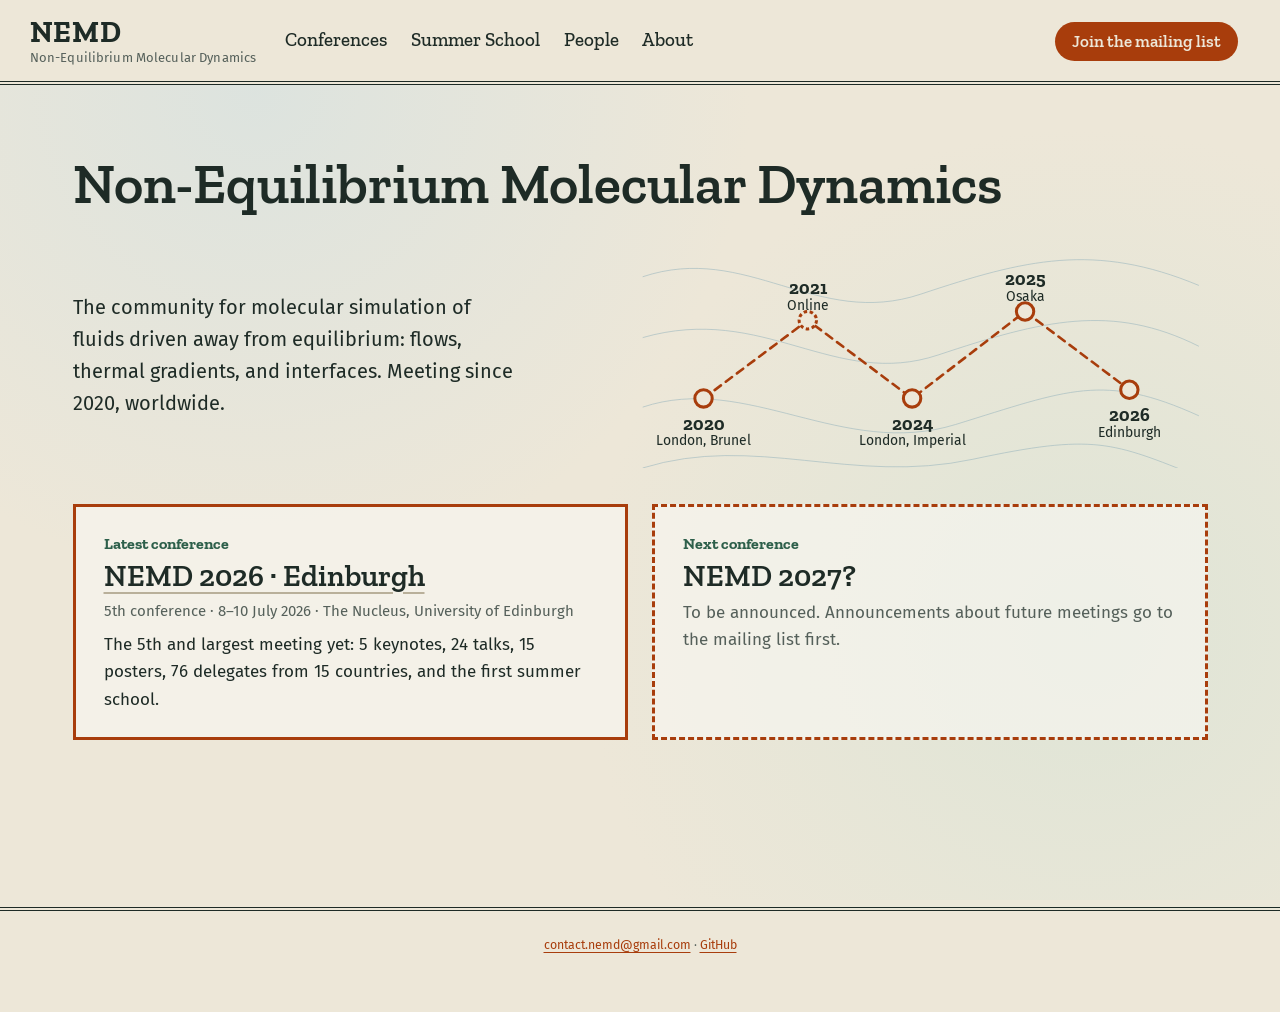
<file: index.html>
<!DOCTYPE html>
<html xmlns="http://www.w3.org/1999/xhtml" lang="en" xml:lang="en"><head>

<meta charset="utf-8">
<meta name="generator" content="quarto-1.10.18">

<meta name="viewport" content="width=device-width, initial-scale=1.0, user-scalable=yes">


<title>Non-Equilibrium Molecular Dynamics</title>
<style>
/* Default styles provided by pandoc.
** See https://pandoc.org/MANUAL.html#variables-for-html for config info.
*/
span.smallcaps{font-variant: small-caps;}
div.columns{display: flex; gap: 1.5em;}
div.column{flex: auto;}
@media screen {
div.columns{gap: min(4vw, 1.5em);}
div.column{overflow-x: auto;}
}
div.hanging-indent{margin-left: 1.5em; text-indent: -1.5em;}
ul.task-list{list-style: none;}
ul.task-list li input[type="checkbox"] {
  width: 0.8em;
  margin: 0 0.8em 0.2em -1em; /* quarto-specific, see https://github.com/quarto-dev/quarto-cli/issues/4556 */ 
  vertical-align: middle;
}
</style>


<script src="site_libs/quarto-nav/quarto-nav.js"></script>
<script src="site_libs/quarto-nav/headroom.min.js"></script>
<link href="./images/favicon.png" rel="icon" type="image/png">
<script src="site_libs/clipboard/clipboard.min.js"></script>
<script src="site_libs/quarto-html/quarto.js" type="module"></script>
<script src="site_libs/quarto-html/tabsets/tabsets.js" type="module"></script>
<script src="site_libs/quarto-html/popper.min.js"></script>
<script src="site_libs/quarto-html/tippy.umd.min.js"></script>
<link href="site_libs/quarto-html/tippy.css" rel="stylesheet">
<link href="site_libs/quarto-html/quarto-syntax-highlighting-64a204ab8560d761af7679ceaba22944.css" rel="stylesheet" id="quarto-text-highlighting-styles">
<script src="site_libs/bootstrap/bootstrap.min.js"></script>
<link href="site_libs/bootstrap/bootstrap-icons.css" rel="stylesheet">
<link href="site_libs/bootstrap/bootstrap-c4d3e0078a890bf3a79e9e11db7ee5ef.min.css" rel="stylesheet" append-hash="true" id="quarto-bootstrap" data-mode="light">
<script id="quarto-search-options" type="application/json">{
  "language": {
    "search-no-results-text": "No results",
    "search-matching-documents-text": "matching documents",
    "search-copy-link-title": "Copy link to search",
    "search-hide-matches-text": "Hide additional matches",
    "search-more-match-text": "more match in this document",
    "search-more-matches-text": "more matches in this document",
    "search-clear-button-title": "Clear",
    "search-text-placeholder": "",
    "search-detached-cancel-button-title": "Cancel",
    "search-submit-button-title": "Submit",
    "search-label": "Search"
  }
}</script>
<link rel="preconnect" href="https://fonts.googleapis.com">
<link href="https://fonts.googleapis.com/css2?family=Zilla+Slab:ital,wght@0,400;0,500;0,600;0,700;1,400&amp;family=Fira+Sans:ital,wght@0,400;0,500;0,600;1,400&amp;display=swap" rel="stylesheet">
<meta name="theme-color" content="#ede7d8">
<script>document.addEventListener('DOMContentLoaded',function(){var a=document.createElement('a');a.className='skip-link';a.href='#quarto-document-content';a.textContent='Skip to content';document.body.insertBefore(a,document.body.firstChild);});</script>


<link rel="stylesheet" href="styles.css">
</head>

<body class="nav-fixed quarto-light">

<div id="quarto-search-results"></div>
  <header id="quarto-header" class="headroom fixed-top">
    <nav class="navbar navbar-expand-lg " data-bs-theme="dark">
      <div class="navbar-container container-fluid">
      <div class="navbar-brand-container mx-auto">
    <a class="navbar-brand" href="./index.html">
    <span class="navbar-title">NEMD</span>
    </a>
  </div>
          <button class="navbar-toggler" type="button" data-bs-toggle="collapse" data-bs-target="#navbarCollapse" aria-controls="navbarCollapse" role="menu" aria-expanded="false" aria-label="Toggle navigation" onclick="if (window.quartoToggleHeadroom) { window.quartoToggleHeadroom(); }">
  <span class="navbar-toggler-icon"></span>
</button>
          <div class="collapse navbar-collapse" id="navbarCollapse">
            <ul class="navbar-nav navbar-nav-scroll me-auto">
  <li class="nav-item">
    <a class="nav-link" href="./conferences.html"> 
<span class="menu-text">Conferences</span></a>
  </li>  
  <li class="nav-item">
    <a class="nav-link" href="./summer-school.html"> 
<span class="menu-text">Summer School</span></a>
  </li>  
  <li class="nav-item">
    <a class="nav-link" href="./people.html"> 
<span class="menu-text">People</span></a>
  </li>  
  <li class="nav-item">
    <a class="nav-link" href="./about.html"> 
<span class="menu-text">About</span></a>
  </li>  
</ul>
            <ul class="navbar-nav navbar-nav-scroll ms-auto">
  <li class="nav-item">
    <a class="nav-link" href="mailto:contact.nemd@gmail.com?subject=subscribe"> 
<span class="menu-text">Join the mailing list</span></a>
  </li>  
</ul>
          </div> <!-- /navcollapse -->
            <div class="quarto-navbar-tools">
</div>
      </div> <!-- /container-fluid -->
    </nav>
</header>
<!-- content -->
<div id="quarto-content" class="quarto-container page-columns page-rows-contents page-layout-full page-navbar">
<!-- sidebar -->
<!-- margin-sidebar -->
    
<!-- main -->
<main class="content column-page" id="quarto-document-content">

<header id="title-block-header" class="quarto-title-block default">
<div class="quarto-title">
<h1 class="title">Non-Equilibrium Molecular Dynamics</h1>
</div>



<div class="quarto-title-meta column-page">

    
  
    
  </div>
  


</header>


<div class="wrap">
<section class="hero">
  <div>
    <p class="lede">The community for molecular simulation of fluids driven away from equilibrium: flows, thermal gradients, and interfaces. Meeting since 2020, worldwide.</p>
  </div>

  <nav class="series-map" aria-label="The conference series">
    <svg class="route" viewbox="-10 20 660 260" aria-hidden="true" focusable="false">
      <path class="contour" d="M0 60 C 120 20, 200 120, 320 80 S 520 20, 640 70"></path>
      <path class="contour" d="M0 130 C 140 90, 220 190, 340 150 S 540 90, 640 140"></path>
      <path class="contour" d="M0 210 C 120 170, 230 270, 360 230 S 530 170, 640 220"></path>
      <path class="contour" d="M0 280 C 130 240, 240 300, 380 270 S 540 250, 640 290"></path>
      <path class="line" d="M70 200 L190 110 L310 200 L440 100 L560 190"></path>
      <g class="n n-2020"><circle class="node" cx="70" cy="200" r="10"></circle><text class="yr" x="70" y="236" text-anchor="middle">2020</text><text class="pl" x="70" y="254" text-anchor="middle">London, Brunel</text></g>
      <g class="n n-2021"><circle class="node virtual" cx="190" cy="110" r="10"></circle><text class="yr" x="190" y="80" text-anchor="middle">2021</text><text class="pl" x="190" y="98" text-anchor="middle">Online</text></g>
      <g class="n n-2024"><circle class="node" cx="310" cy="200" r="10"></circle><text class="yr" x="310" y="236" text-anchor="middle">2024</text><text class="pl" x="310" y="254" text-anchor="middle">London, Imperial</text></g>
      <g class="n n-2025"><circle class="node" cx="440" cy="100" r="10"></circle><text class="yr" x="440" y="70" text-anchor="middle">2025</text><text class="pl" x="440" y="88" text-anchor="middle">Osaka</text></g>
      <g class="n n-2026"><circle class="node" cx="560" cy="190" r="10"></circle><text class="yr" x="560" y="226" text-anchor="middle">2026</text><text class="pl" x="560" y="244" text-anchor="middle">Edinburgh</text></g>
    </svg>
    <div class="route-links">
      <a class="rl rl-2020" href="conferences/nemd-2020.html" style="left:12.12%;top:69.23%" aria-label="NEMD 2020, Brunel University London"></a>
      <a class="rl rl-2021" href="conferences/nemd-2021.html" style="left:30.30%;top:34.62%" aria-label="NEMD 2021, online"></a>
      <a class="rl rl-2024" href="conferences/nemd-2024.html" style="left:48.48%;top:69.23%" aria-label="NEMD 2024, Imperial College London"></a>
      <a class="rl rl-2025" href="conferences/nemd-2025.html" style="left:68.18%;top:30.77%" aria-label="NEMD 2025, Osaka"></a>
      <a class="rl rl-2026" href="conferences/nemd-2026.html" style="left:86.36%;top:65.38%" aria-label="NEMD 2026, Edinburgh"></a>
    </div>
    <ol class="series-list">
      <li><a href="conferences/nemd-2020.html"><b>NEMD 2020</b> London, Brunel</a></li>
      <li class="virtual"><a href="conferences/nemd-2021.html"><b>NEMD 2021</b> Online</a></li>
      <li><a href="conferences/nemd-2024.html"><b>NEMD 2024</b> London, Imperial</a></li>
      <li><a href="conferences/nemd-2025.html"><b>NEMD 2025</b> Osaka</a></li>
      <li><a href="conferences/nemd-2026.html"><b>NEMD 2026</b> Edinburgh</a></li>
    </ol>
  </nav>
</section>

<div class="homecards">
<section class="latestconf">
  <div class="kick">Latest conference</div>
  <h2><a href="conferences/nemd-2026.html">NEMD 2026 · Edinburgh</a></h2>
  <p class="meta">5th conference · 8–10 July 2026 · The Nucleus, University of Edinburgh</p>
  <p>The 5th and largest meeting yet: 5 keynotes, 24 talks, 15 posters, 76 delegates from 15 countries, and the first summer school.</p>
</section>
<section class="nextconf">
  <div class="kick">Next conference</div>
  <h2>NEMD 2027?</h2>
  <p>To be announced. Announcements about future meetings go to the mailing list first.</p>
</section>
</div>
</div>



</main> <!-- /main -->
<script id="quarto-html-after-body" type="application/javascript">
  window.document.addEventListener("DOMContentLoaded", function (event) {
    const isCodeAnnotation = (el) => {
      for (const clz of el.classList) {
        if (clz.startsWith('code-annotation-')) {                     
          return true;
        }
      }
      return false;
    }
    const onCopySuccess = function(e) {
      // button target
      const button = e.trigger;
      // don't keep focus
      button.blur();
      // flash "checked"
      button.classList.add('code-copy-button-checked');
      var currentTitle = button.getAttribute("title");
      button.setAttribute("title", "Copied!");
      let tooltip;
      if (window.bootstrap) {
        button.setAttribute("data-bs-toggle", "tooltip");
        button.setAttribute("data-bs-placement", "left");
        button.setAttribute("data-bs-title", "Copied!");
        tooltip = new bootstrap.Tooltip(button, 
          { trigger: "manual", 
            customClass: "code-copy-button-tooltip",
            offset: [0, -8]});
        tooltip.show();    
      }
      setTimeout(function() {
        if (tooltip) {
          tooltip.hide();
          button.removeAttribute("data-bs-title");
          button.removeAttribute("data-bs-toggle");
          button.removeAttribute("data-bs-placement");
        }
        button.setAttribute("title", currentTitle);
        button.classList.remove('code-copy-button-checked');
      }, 1000);
      // clear code selection
      e.clearSelection();
    }
    const getTextToCopy = function(trigger) {
      const outerScaffold = trigger.parentElement.cloneNode(true);
      const codeEl = outerScaffold.querySelector('code');
      for (const childEl of codeEl.children) {
        if (isCodeAnnotation(childEl)) {
          childEl.remove();
        }
      }
      return codeEl.innerText;
    }
    const clipboard = new window.ClipboardJS('.code-copy-button:not([data-in-quarto-modal])', {
      text: getTextToCopy
    });
    clipboard.on('success', onCopySuccess);
    if (window.document.getElementById('quarto-embedded-source-code-modal')) {
      const clipboardModal = new window.ClipboardJS('.code-copy-button[data-in-quarto-modal]', {
        text: getTextToCopy,
        container: window.document.getElementById('quarto-embedded-source-code-modal')
      });
      clipboardModal.on('success', onCopySuccess);
    }
      var localhostRegex = new RegExp(/^(?:http|https):\/\/localhost\:?[0-9]*\//);
      var mailtoRegex = new RegExp(/^mailto:/);
        var filterRegex = new RegExp("https:\/\/non-equilibrium-molecular-dynamics\.github\.io");
      var isInternal = (href) => {
          return filterRegex.test(href) || localhostRegex.test(href) || mailtoRegex.test(href);
      }
      // Inspect non-navigation links and adorn them if external
     var links = window.document.querySelectorAll('a[href]:not(.nav-link):not(.navbar-brand):not(.toc-action):not(.sidebar-link):not(.sidebar-item-toggle):not(.pagination-link):not(.no-external):not([aria-hidden]):not(.dropdown-item):not(.quarto-navigation-tool):not(.about-link)');
      for (var i=0; i<links.length; i++) {
        const link = links[i];
        if (!isInternal(link.href)) {
          // undo the damage that might have been done by quarto-nav.js in the case of
          // links that we want to consider external
          if (link.dataset.originalHref !== undefined) {
            link.href = link.dataset.originalHref;
          }
            // target, if specified
            link.setAttribute("target", "_blank");
            if (link.getAttribute("rel") === null) {
              link.setAttribute("rel", "noopener");
            }
        }
      }
    function tippyHover(el, contentFn, onTriggerFn, onUntriggerFn) {
      const config = {
        allowHTML: true,
        maxWidth: 500,
        delay: 100,
        arrow: false,
        appendTo: function(el) {
            return el.parentElement;
        },
        interactive: true,
        interactiveBorder: 10,
        theme: 'quarto',
        placement: 'bottom-start',
      };
      if (contentFn) {
        config.content = contentFn;
      }
      if (onTriggerFn) {
        config.onTrigger = onTriggerFn;
      }
      if (onUntriggerFn) {
        config.onUntrigger = onUntriggerFn;
      }
      window.tippy(el, config); 
    }
    const noterefs = window.document.querySelectorAll('a[role="doc-noteref"]');
    for (var i=0; i<noterefs.length; i++) {
      const ref = noterefs[i];
      tippyHover(ref, function() {
        // use id or data attribute instead here
        let href = ref.getAttribute('data-footnote-href') || ref.getAttribute('href');
        try { href = new URL(href).hash; } catch {}
        const id = href.replace(/^#\/?/, "");
        const note = window.document.getElementById(id);
        if (note) {
          return note.innerHTML;
        } else {
          return "";
        }
      });
    }
    const xrefs = window.document.querySelectorAll('a.quarto-xref');
    const processXRef = (id, note) => {
      // Strip column container classes
      const stripColumnClz = (el) => {
        el.classList.remove("page-full", "page-columns");
        if (el.children) {
          for (const child of el.children) {
            stripColumnClz(child);
          }
        }
      }
      stripColumnClz(note)
      if (id === null || id.startsWith('sec-')) {
        // Special case sections, only their first couple elements
        const container = document.createElement("div");
        if (note.children && note.children.length > 2) {
          container.appendChild(note.children[0].cloneNode(true));
          for (let i = 1; i < note.children.length; i++) {
            const child = note.children[i];
            if (child.tagName === "P" && child.innerText === "") {
              continue;
            } else {
              container.appendChild(child.cloneNode(true));
              break;
            }
          }
          if (window.Quarto?.typesetMath) {
            window.Quarto.typesetMath(container);
          }
          return container.innerHTML
        } else {
          if (window.Quarto?.typesetMath) {
            window.Quarto.typesetMath(note);
          }
          return note.innerHTML;
        }
      } else {
        // Remove any anchor links if they are present
        const anchorLink = note.querySelector('a.anchorjs-link');
        if (anchorLink) {
          anchorLink.remove();
        }
        if (window.Quarto?.typesetMath) {
          window.Quarto.typesetMath(note);
        }
        if (note.classList.contains("callout")) {
          return note.outerHTML;
        } else {
          return note.innerHTML;
        }
      }
    }
    for (var i=0; i<xrefs.length; i++) {
      const xref = xrefs[i];
      tippyHover(xref, undefined, function(instance) {
        instance.disable();
        let url = xref.getAttribute('href');
        let hash = undefined; 
        if (url.startsWith('#')) {
          hash = url;
        } else {
          try { hash = new URL(url).hash; } catch {}
        }
        if (hash) {
          const id = hash.replace(/^#\/?/, "");
          const note = window.document.getElementById(id);
          if (note !== null) {
            try {
              const html = processXRef(id, note.cloneNode(true));
              instance.setContent(html);
            } finally {
              instance.enable();
              instance.show();
            }
          } else {
            // See if we can fetch this
            fetch(url.split('#')[0])
            .then(res => res.text())
            .then(html => {
              const parser = new DOMParser();
              const htmlDoc = parser.parseFromString(html, "text/html");
              const note = htmlDoc.getElementById(id);
              if (note !== null) {
                const html = processXRef(id, note);
                instance.setContent(html);
              } 
            }).finally(() => {
              instance.enable();
              instance.show();
            });
          }
        } else {
          // See if we can fetch a full url (with no hash to target)
          // This is a special case and we should probably do some content thinning / targeting
          fetch(url)
          .then(res => res.text())
          .then(html => {
            const parser = new DOMParser();
            const htmlDoc = parser.parseFromString(html, "text/html");
            const note = htmlDoc.querySelector('main.content');
            if (note !== null) {
              // This should only happen for chapter cross references
              // (since there is no id in the URL)
              // remove the first header
              if (note.children.length > 0 && note.children[0].tagName === "HEADER") {
                note.children[0].remove();
              }
              const html = processXRef(null, note);
              instance.setContent(html);
            } 
          }).finally(() => {
            instance.enable();
            instance.show();
          });
        }
      }, function(instance) {
      });
    }
        let selectedAnnoteEl;
        const selectorForAnnotation = ( cell, annotation) => {
          let cellAttr = 'data-code-cell="' + cell + '"';
          let lineAttr = 'data-code-annotation="' +  annotation + '"';
          const selector = 'span[' + cellAttr + '][' + lineAttr + ']';
          return selector;
        }
        const selectCodeLines = (annoteEl) => {
          const doc = window.document;
          const targetCell = annoteEl.getAttribute("data-target-cell");
          const targetAnnotation = annoteEl.getAttribute("data-target-annotation");
          const annoteSpan = window.document.querySelector(selectorForAnnotation(targetCell, targetAnnotation));
          const lines = annoteSpan.getAttribute("data-code-lines").split(",");
          const lineIds = lines.map((line) => {
            return targetCell + "-" + line;
          })
          let top = null;
          let height = null;
          let parent = null;
          if (lineIds.length > 0) {
              //compute the position of the single el (top and bottom and make a div)
              const el = window.document.getElementById(lineIds[0]);
              top = el.offsetTop;
              height = el.offsetHeight;
              parent = el.parentElement.parentElement;
            if (lineIds.length > 1) {
              const lastEl = window.document.getElementById(lineIds[lineIds.length - 1]);
              const bottom = lastEl.offsetTop + lastEl.offsetHeight;
              height = bottom - top;
            }
            if (top !== null && height !== null && parent !== null) {
              // cook up a div (if necessary) and position it 
              let div = window.document.getElementById("code-annotation-line-highlight");
              if (div === null) {
                div = window.document.createElement("div");
                div.setAttribute("id", "code-annotation-line-highlight");
                div.style.position = 'absolute';
                parent.appendChild(div);
              }
              div.style.top = top - 2 + "px";
              div.style.height = height + 4 + "px";
              div.style.left = 0;
              let gutterDiv = window.document.getElementById("code-annotation-line-highlight-gutter");
              if (gutterDiv === null) {
                gutterDiv = window.document.createElement("div");
                gutterDiv.setAttribute("id", "code-annotation-line-highlight-gutter");
                gutterDiv.style.position = 'absolute';
                const codeCell = window.document.getElementById(targetCell);
                const gutter = codeCell.querySelector('.code-annotation-gutter');
                gutter.appendChild(gutterDiv);
              }
              gutterDiv.style.top = top - 2 + "px";
              gutterDiv.style.height = height + 4 + "px";
            }
            selectedAnnoteEl = annoteEl;
          }
        };
        const unselectCodeLines = () => {
          const elementsIds = ["code-annotation-line-highlight", "code-annotation-line-highlight-gutter"];
          elementsIds.forEach((elId) => {
            const div = window.document.getElementById(elId);
            if (div) {
              div.remove();
            }
          });
          selectedAnnoteEl = undefined;
        };
          // Handle positioning of the toggle
      window.addEventListener(
        "resize",
        throttle(() => {
          elRect = undefined;
          if (selectedAnnoteEl) {
            selectCodeLines(selectedAnnoteEl);
          }
        }, 10)
      );
      function throttle(fn, ms) {
      let throttle = false;
      let timer;
        return (...args) => {
          if(!throttle) { // first call gets through
              fn.apply(this, args);
              throttle = true;
          } else { // all the others get throttled
              if(timer) clearTimeout(timer); // cancel #2
              timer = setTimeout(() => {
                fn.apply(this, args);
                timer = throttle = false;
              }, ms);
          }
        };
      }
        // Attach click handler to the DT
        const annoteDls = window.document.querySelectorAll('dt[data-target-cell]');
        for (const annoteDlNode of annoteDls) {
          annoteDlNode.addEventListener('click', (event) => {
            const clickedEl = event.target;
            if (clickedEl !== selectedAnnoteEl) {
              unselectCodeLines();
              const activeEl = window.document.querySelector('dt[data-target-cell].code-annotation-active');
              if (activeEl) {
                activeEl.classList.remove('code-annotation-active');
              }
              selectCodeLines(clickedEl);
              clickedEl.classList.add('code-annotation-active');
            } else {
              // Unselect the line
              unselectCodeLines();
              clickedEl.classList.remove('code-annotation-active');
            }
          });
        }
    const findCites = (el) => {
      const parentEl = el.parentElement;
      if (parentEl) {
        const cites = parentEl.dataset.cites;
        if (cites) {
          return {
            el,
            cites: cites.split(' ')
          };
        } else {
          return findCites(el.parentElement)
        }
      } else {
        return undefined;
      }
    };
    var bibliorefs = window.document.querySelectorAll('a[role="doc-biblioref"]');
    for (var i=0; i<bibliorefs.length; i++) {
      const ref = bibliorefs[i];
      const citeInfo = findCites(ref);
      if (citeInfo) {
        tippyHover(citeInfo.el, function() {
          var popup = window.document.createElement('div');
          citeInfo.cites.forEach(function(cite) {
            var citeDiv = window.document.createElement('div');
            citeDiv.classList.add('hanging-indent');
            citeDiv.classList.add('csl-entry');
            var biblioDiv = window.document.getElementById('ref-' + cite);
            if (biblioDiv) {
              citeDiv.innerHTML = biblioDiv.innerHTML;
            }
            popup.appendChild(citeDiv);
          });
          return popup.innerHTML;
        });
      }
    }
  });
  </script>
</div> <!-- /content -->
<footer class="footer">
  <div class="nav-footer">
    <div class="nav-footer-left">
      &nbsp;
    </div>   
    <div class="nav-footer-center">
<p><a href="mailto:contact.nemd@gmail.com">contact.nemd@gmail.com</a> · <a href="https://github.com/Non-Equilibrium-Molecular-Dynamics">GitHub</a></p>
</div>
    <div class="nav-footer-right">
      &nbsp;
    </div>
  </div>
</footer>




</body></html>
</file>
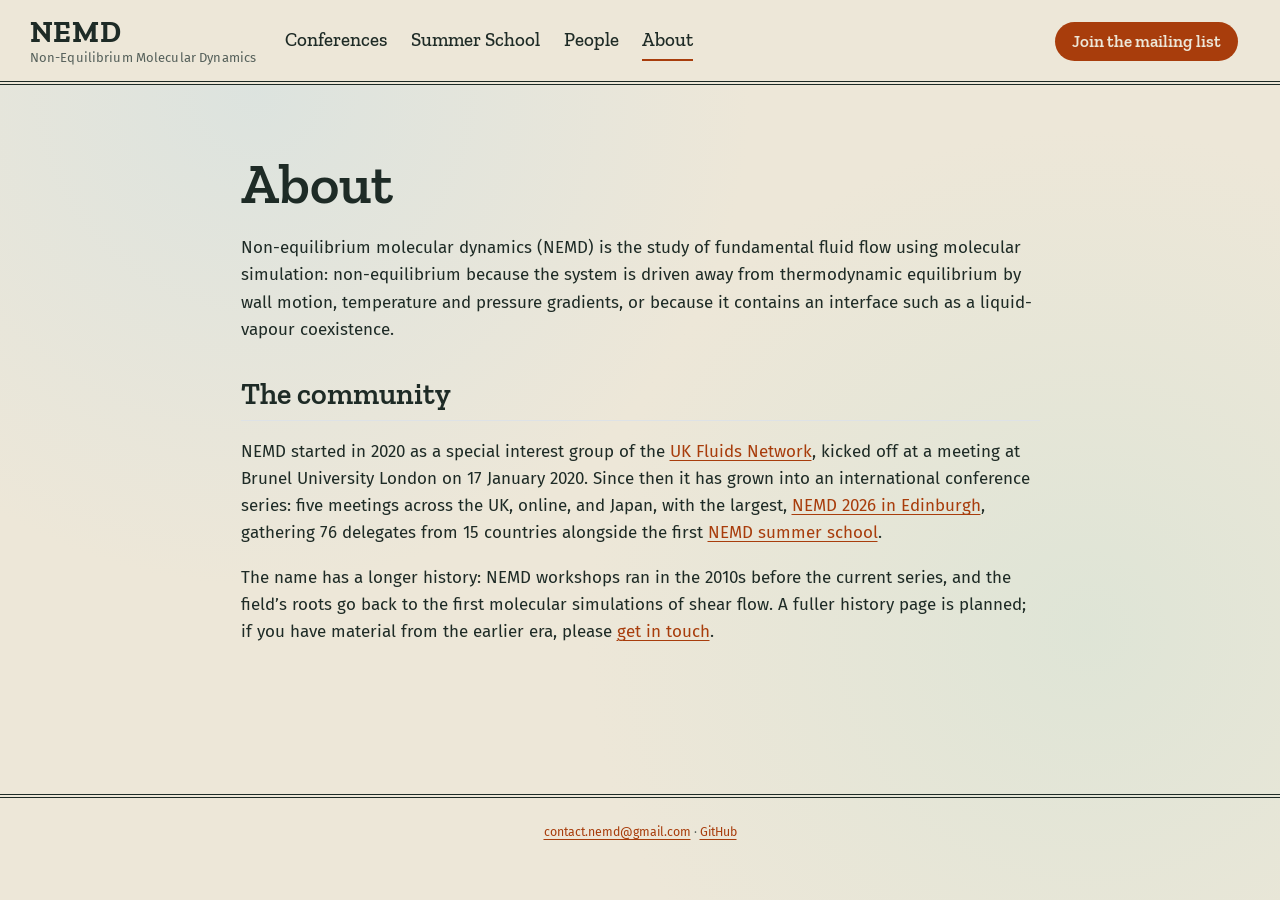
<file: about.html>
<!DOCTYPE html>
<html xmlns="http://www.w3.org/1999/xhtml" lang="en" xml:lang="en"><head>

<meta charset="utf-8">
<meta name="generator" content="quarto-1.10.18">

<meta name="viewport" content="width=device-width, initial-scale=1.0, user-scalable=yes">


<title>About – Non-Equilibrium Molecular Dynamics</title>
<style>
/* Default styles provided by pandoc.
** See https://pandoc.org/MANUAL.html#variables-for-html for config info.
*/
span.smallcaps{font-variant: small-caps;}
div.columns{display: flex; gap: 1.5em;}
div.column{flex: auto;}
@media screen {
div.columns{gap: min(4vw, 1.5em);}
div.column{overflow-x: auto;}
}
div.hanging-indent{margin-left: 1.5em; text-indent: -1.5em;}
ul.task-list{list-style: none;}
ul.task-list li input[type="checkbox"] {
  width: 0.8em;
  margin: 0 0.8em 0.2em -1em; /* quarto-specific, see https://github.com/quarto-dev/quarto-cli/issues/4556 */ 
  vertical-align: middle;
}
</style>


<script src="site_libs/quarto-nav/quarto-nav.js"></script>
<script src="site_libs/quarto-nav/headroom.min.js"></script>
<link href="./images/favicon.png" rel="icon" type="image/png">
<script src="site_libs/clipboard/clipboard.min.js"></script>
<script src="site_libs/quarto-html/quarto.js" type="module"></script>
<script src="site_libs/quarto-html/tabsets/tabsets.js" type="module"></script>
<script src="site_libs/quarto-html/popper.min.js"></script>
<script src="site_libs/quarto-html/tippy.umd.min.js"></script>
<link href="site_libs/quarto-html/tippy.css" rel="stylesheet">
<link href="site_libs/quarto-html/quarto-syntax-highlighting-64a204ab8560d761af7679ceaba22944.css" rel="stylesheet" id="quarto-text-highlighting-styles">
<script src="site_libs/bootstrap/bootstrap.min.js"></script>
<link href="site_libs/bootstrap/bootstrap-icons.css" rel="stylesheet">
<link href="site_libs/bootstrap/bootstrap-c4d3e0078a890bf3a79e9e11db7ee5ef.min.css" rel="stylesheet" append-hash="true" id="quarto-bootstrap" data-mode="light">
<script id="quarto-search-options" type="application/json">{
  "language": {
    "search-no-results-text": "No results",
    "search-matching-documents-text": "matching documents",
    "search-copy-link-title": "Copy link to search",
    "search-hide-matches-text": "Hide additional matches",
    "search-more-match-text": "more match in this document",
    "search-more-matches-text": "more matches in this document",
    "search-clear-button-title": "Clear",
    "search-text-placeholder": "",
    "search-detached-cancel-button-title": "Cancel",
    "search-submit-button-title": "Submit",
    "search-label": "Search"
  }
}</script>
<link rel="preconnect" href="https://fonts.googleapis.com">
<link href="https://fonts.googleapis.com/css2?family=Zilla+Slab:ital,wght@0,400;0,500;0,600;0,700;1,400&amp;family=Fira+Sans:ital,wght@0,400;0,500;0,600;1,400&amp;display=swap" rel="stylesheet">
<meta name="theme-color" content="#ede7d8">
<script>document.addEventListener('DOMContentLoaded',function(){var a=document.createElement('a');a.className='skip-link';a.href='#quarto-document-content';a.textContent='Skip to content';document.body.insertBefore(a,document.body.firstChild);});</script>


<link rel="stylesheet" href="styles.css">
</head>

<body class="nav-fixed fullcontent quarto-light">

<div id="quarto-search-results"></div>
  <header id="quarto-header" class="headroom fixed-top">
    <nav class="navbar navbar-expand-lg " data-bs-theme="dark">
      <div class="navbar-container container-fluid">
      <div class="navbar-brand-container mx-auto">
    <a class="navbar-brand" href="./index.html">
    <span class="navbar-title">NEMD</span>
    </a>
  </div>
          <button class="navbar-toggler" type="button" data-bs-toggle="collapse" data-bs-target="#navbarCollapse" aria-controls="navbarCollapse" role="menu" aria-expanded="false" aria-label="Toggle navigation" onclick="if (window.quartoToggleHeadroom) { window.quartoToggleHeadroom(); }">
  <span class="navbar-toggler-icon"></span>
</button>
          <div class="collapse navbar-collapse" id="navbarCollapse">
            <ul class="navbar-nav navbar-nav-scroll me-auto">
  <li class="nav-item">
    <a class="nav-link" href="./conferences.html"> 
<span class="menu-text">Conferences</span></a>
  </li>  
  <li class="nav-item">
    <a class="nav-link" href="./summer-school.html"> 
<span class="menu-text">Summer School</span></a>
  </li>  
  <li class="nav-item">
    <a class="nav-link" href="./people.html"> 
<span class="menu-text">People</span></a>
  </li>  
  <li class="nav-item">
    <a class="nav-link active" href="./about.html" aria-current="page"> 
<span class="menu-text">About</span></a>
  </li>  
</ul>
            <ul class="navbar-nav navbar-nav-scroll ms-auto">
  <li class="nav-item">
    <a class="nav-link" href="mailto:contact.nemd@gmail.com?subject=subscribe"> 
<span class="menu-text">Join the mailing list</span></a>
  </li>  
</ul>
          </div> <!-- /navcollapse -->
            <div class="quarto-navbar-tools">
</div>
      </div> <!-- /container-fluid -->
    </nav>
</header>
<!-- content -->
<div id="quarto-content" class="quarto-container page-columns page-rows-contents page-layout-article page-navbar">
<!-- sidebar -->
<!-- margin-sidebar -->
    
<!-- main -->
<main class="content" id="quarto-document-content">

<header id="title-block-header" class="quarto-title-block default">
<div class="quarto-title">
<h1 class="title">About</h1>
</div>



<div class="quarto-title-meta">

    
  
    
  </div>
  


</header>


<p>Non-equilibrium molecular dynamics (NEMD) is the study of fundamental fluid flow using molecular simulation: non-equilibrium because the system is driven away from thermodynamic equilibrium by wall motion, temperature and pressure gradients, or because it contains an interface such as a liquid-vapour coexistence.</p>
<section id="the-community" class="level2">
<h2 data-anchor-id="the-community">The community</h2>
<p>NEMD started in 2020 as a special interest group of the <a href="https://fluids.ac.uk/sig/NonEqmMD">UK Fluids Network</a>, kicked off at a meeting at Brunel University London on 17 January 2020. Since then it has grown into an international conference series: five meetings across the UK, online, and Japan, with the largest, <a href="conferences/nemd-2026.html">NEMD 2026 in Edinburgh</a>, gathering 76 delegates from 15 countries alongside the first <a href="summer-school.html">NEMD summer school</a>.</p>
<p>The name has a longer history: NEMD workshops ran in the 2010s before the current series, and the field’s roots go back to the first molecular simulations of shear flow. A fuller history page is planned; if you have material from the earlier era, please <a href="mailto:contact.nemd@gmail.com">get in touch</a>.</p>


</section>

</main> <!-- /main -->
<script id="quarto-html-after-body" type="application/javascript">
  window.document.addEventListener("DOMContentLoaded", function (event) {
    const isCodeAnnotation = (el) => {
      for (const clz of el.classList) {
        if (clz.startsWith('code-annotation-')) {                     
          return true;
        }
      }
      return false;
    }
    const onCopySuccess = function(e) {
      // button target
      const button = e.trigger;
      // don't keep focus
      button.blur();
      // flash "checked"
      button.classList.add('code-copy-button-checked');
      var currentTitle = button.getAttribute("title");
      button.setAttribute("title", "Copied!");
      let tooltip;
      if (window.bootstrap) {
        button.setAttribute("data-bs-toggle", "tooltip");
        button.setAttribute("data-bs-placement", "left");
        button.setAttribute("data-bs-title", "Copied!");
        tooltip = new bootstrap.Tooltip(button, 
          { trigger: "manual", 
            customClass: "code-copy-button-tooltip",
            offset: [0, -8]});
        tooltip.show();    
      }
      setTimeout(function() {
        if (tooltip) {
          tooltip.hide();
          button.removeAttribute("data-bs-title");
          button.removeAttribute("data-bs-toggle");
          button.removeAttribute("data-bs-placement");
        }
        button.setAttribute("title", currentTitle);
        button.classList.remove('code-copy-button-checked');
      }, 1000);
      // clear code selection
      e.clearSelection();
    }
    const getTextToCopy = function(trigger) {
      const outerScaffold = trigger.parentElement.cloneNode(true);
      const codeEl = outerScaffold.querySelector('code');
      for (const childEl of codeEl.children) {
        if (isCodeAnnotation(childEl)) {
          childEl.remove();
        }
      }
      return codeEl.innerText;
    }
    const clipboard = new window.ClipboardJS('.code-copy-button:not([data-in-quarto-modal])', {
      text: getTextToCopy
    });
    clipboard.on('success', onCopySuccess);
    if (window.document.getElementById('quarto-embedded-source-code-modal')) {
      const clipboardModal = new window.ClipboardJS('.code-copy-button[data-in-quarto-modal]', {
        text: getTextToCopy,
        container: window.document.getElementById('quarto-embedded-source-code-modal')
      });
      clipboardModal.on('success', onCopySuccess);
    }
      var localhostRegex = new RegExp(/^(?:http|https):\/\/localhost\:?[0-9]*\//);
      var mailtoRegex = new RegExp(/^mailto:/);
        var filterRegex = new RegExp("https:\/\/non-equilibrium-molecular-dynamics\.github\.io");
      var isInternal = (href) => {
          return filterRegex.test(href) || localhostRegex.test(href) || mailtoRegex.test(href);
      }
      // Inspect non-navigation links and adorn them if external
     var links = window.document.querySelectorAll('a[href]:not(.nav-link):not(.navbar-brand):not(.toc-action):not(.sidebar-link):not(.sidebar-item-toggle):not(.pagination-link):not(.no-external):not([aria-hidden]):not(.dropdown-item):not(.quarto-navigation-tool):not(.about-link)');
      for (var i=0; i<links.length; i++) {
        const link = links[i];
        if (!isInternal(link.href)) {
          // undo the damage that might have been done by quarto-nav.js in the case of
          // links that we want to consider external
          if (link.dataset.originalHref !== undefined) {
            link.href = link.dataset.originalHref;
          }
            // target, if specified
            link.setAttribute("target", "_blank");
            if (link.getAttribute("rel") === null) {
              link.setAttribute("rel", "noopener");
            }
        }
      }
    function tippyHover(el, contentFn, onTriggerFn, onUntriggerFn) {
      const config = {
        allowHTML: true,
        maxWidth: 500,
        delay: 100,
        arrow: false,
        appendTo: function(el) {
            return el.parentElement;
        },
        interactive: true,
        interactiveBorder: 10,
        theme: 'quarto',
        placement: 'bottom-start',
      };
      if (contentFn) {
        config.content = contentFn;
      }
      if (onTriggerFn) {
        config.onTrigger = onTriggerFn;
      }
      if (onUntriggerFn) {
        config.onUntrigger = onUntriggerFn;
      }
      window.tippy(el, config); 
    }
    const noterefs = window.document.querySelectorAll('a[role="doc-noteref"]');
    for (var i=0; i<noterefs.length; i++) {
      const ref = noterefs[i];
      tippyHover(ref, function() {
        // use id or data attribute instead here
        let href = ref.getAttribute('data-footnote-href') || ref.getAttribute('href');
        try { href = new URL(href).hash; } catch {}
        const id = href.replace(/^#\/?/, "");
        const note = window.document.getElementById(id);
        if (note) {
          return note.innerHTML;
        } else {
          return "";
        }
      });
    }
    const xrefs = window.document.querySelectorAll('a.quarto-xref');
    const processXRef = (id, note) => {
      // Strip column container classes
      const stripColumnClz = (el) => {
        el.classList.remove("page-full", "page-columns");
        if (el.children) {
          for (const child of el.children) {
            stripColumnClz(child);
          }
        }
      }
      stripColumnClz(note)
      if (id === null || id.startsWith('sec-')) {
        // Special case sections, only their first couple elements
        const container = document.createElement("div");
        if (note.children && note.children.length > 2) {
          container.appendChild(note.children[0].cloneNode(true));
          for (let i = 1; i < note.children.length; i++) {
            const child = note.children[i];
            if (child.tagName === "P" && child.innerText === "") {
              continue;
            } else {
              container.appendChild(child.cloneNode(true));
              break;
            }
          }
          if (window.Quarto?.typesetMath) {
            window.Quarto.typesetMath(container);
          }
          return container.innerHTML
        } else {
          if (window.Quarto?.typesetMath) {
            window.Quarto.typesetMath(note);
          }
          return note.innerHTML;
        }
      } else {
        // Remove any anchor links if they are present
        const anchorLink = note.querySelector('a.anchorjs-link');
        if (anchorLink) {
          anchorLink.remove();
        }
        if (window.Quarto?.typesetMath) {
          window.Quarto.typesetMath(note);
        }
        if (note.classList.contains("callout")) {
          return note.outerHTML;
        } else {
          return note.innerHTML;
        }
      }
    }
    for (var i=0; i<xrefs.length; i++) {
      const xref = xrefs[i];
      tippyHover(xref, undefined, function(instance) {
        instance.disable();
        let url = xref.getAttribute('href');
        let hash = undefined; 
        if (url.startsWith('#')) {
          hash = url;
        } else {
          try { hash = new URL(url).hash; } catch {}
        }
        if (hash) {
          const id = hash.replace(/^#\/?/, "");
          const note = window.document.getElementById(id);
          if (note !== null) {
            try {
              const html = processXRef(id, note.cloneNode(true));
              instance.setContent(html);
            } finally {
              instance.enable();
              instance.show();
            }
          } else {
            // See if we can fetch this
            fetch(url.split('#')[0])
            .then(res => res.text())
            .then(html => {
              const parser = new DOMParser();
              const htmlDoc = parser.parseFromString(html, "text/html");
              const note = htmlDoc.getElementById(id);
              if (note !== null) {
                const html = processXRef(id, note);
                instance.setContent(html);
              } 
            }).finally(() => {
              instance.enable();
              instance.show();
            });
          }
        } else {
          // See if we can fetch a full url (with no hash to target)
          // This is a special case and we should probably do some content thinning / targeting
          fetch(url)
          .then(res => res.text())
          .then(html => {
            const parser = new DOMParser();
            const htmlDoc = parser.parseFromString(html, "text/html");
            const note = htmlDoc.querySelector('main.content');
            if (note !== null) {
              // This should only happen for chapter cross references
              // (since there is no id in the URL)
              // remove the first header
              if (note.children.length > 0 && note.children[0].tagName === "HEADER") {
                note.children[0].remove();
              }
              const html = processXRef(null, note);
              instance.setContent(html);
            } 
          }).finally(() => {
            instance.enable();
            instance.show();
          });
        }
      }, function(instance) {
      });
    }
        let selectedAnnoteEl;
        const selectorForAnnotation = ( cell, annotation) => {
          let cellAttr = 'data-code-cell="' + cell + '"';
          let lineAttr = 'data-code-annotation="' +  annotation + '"';
          const selector = 'span[' + cellAttr + '][' + lineAttr + ']';
          return selector;
        }
        const selectCodeLines = (annoteEl) => {
          const doc = window.document;
          const targetCell = annoteEl.getAttribute("data-target-cell");
          const targetAnnotation = annoteEl.getAttribute("data-target-annotation");
          const annoteSpan = window.document.querySelector(selectorForAnnotation(targetCell, targetAnnotation));
          const lines = annoteSpan.getAttribute("data-code-lines").split(",");
          const lineIds = lines.map((line) => {
            return targetCell + "-" + line;
          })
          let top = null;
          let height = null;
          let parent = null;
          if (lineIds.length > 0) {
              //compute the position of the single el (top and bottom and make a div)
              const el = window.document.getElementById(lineIds[0]);
              top = el.offsetTop;
              height = el.offsetHeight;
              parent = el.parentElement.parentElement;
            if (lineIds.length > 1) {
              const lastEl = window.document.getElementById(lineIds[lineIds.length - 1]);
              const bottom = lastEl.offsetTop + lastEl.offsetHeight;
              height = bottom - top;
            }
            if (top !== null && height !== null && parent !== null) {
              // cook up a div (if necessary) and position it 
              let div = window.document.getElementById("code-annotation-line-highlight");
              if (div === null) {
                div = window.document.createElement("div");
                div.setAttribute("id", "code-annotation-line-highlight");
                div.style.position = 'absolute';
                parent.appendChild(div);
              }
              div.style.top = top - 2 + "px";
              div.style.height = height + 4 + "px";
              div.style.left = 0;
              let gutterDiv = window.document.getElementById("code-annotation-line-highlight-gutter");
              if (gutterDiv === null) {
                gutterDiv = window.document.createElement("div");
                gutterDiv.setAttribute("id", "code-annotation-line-highlight-gutter");
                gutterDiv.style.position = 'absolute';
                const codeCell = window.document.getElementById(targetCell);
                const gutter = codeCell.querySelector('.code-annotation-gutter');
                gutter.appendChild(gutterDiv);
              }
              gutterDiv.style.top = top - 2 + "px";
              gutterDiv.style.height = height + 4 + "px";
            }
            selectedAnnoteEl = annoteEl;
          }
        };
        const unselectCodeLines = () => {
          const elementsIds = ["code-annotation-line-highlight", "code-annotation-line-highlight-gutter"];
          elementsIds.forEach((elId) => {
            const div = window.document.getElementById(elId);
            if (div) {
              div.remove();
            }
          });
          selectedAnnoteEl = undefined;
        };
          // Handle positioning of the toggle
      window.addEventListener(
        "resize",
        throttle(() => {
          elRect = undefined;
          if (selectedAnnoteEl) {
            selectCodeLines(selectedAnnoteEl);
          }
        }, 10)
      );
      function throttle(fn, ms) {
      let throttle = false;
      let timer;
        return (...args) => {
          if(!throttle) { // first call gets through
              fn.apply(this, args);
              throttle = true;
          } else { // all the others get throttled
              if(timer) clearTimeout(timer); // cancel #2
              timer = setTimeout(() => {
                fn.apply(this, args);
                timer = throttle = false;
              }, ms);
          }
        };
      }
        // Attach click handler to the DT
        const annoteDls = window.document.querySelectorAll('dt[data-target-cell]');
        for (const annoteDlNode of annoteDls) {
          annoteDlNode.addEventListener('click', (event) => {
            const clickedEl = event.target;
            if (clickedEl !== selectedAnnoteEl) {
              unselectCodeLines();
              const activeEl = window.document.querySelector('dt[data-target-cell].code-annotation-active');
              if (activeEl) {
                activeEl.classList.remove('code-annotation-active');
              }
              selectCodeLines(clickedEl);
              clickedEl.classList.add('code-annotation-active');
            } else {
              // Unselect the line
              unselectCodeLines();
              clickedEl.classList.remove('code-annotation-active');
            }
          });
        }
    const findCites = (el) => {
      const parentEl = el.parentElement;
      if (parentEl) {
        const cites = parentEl.dataset.cites;
        if (cites) {
          return {
            el,
            cites: cites.split(' ')
          };
        } else {
          return findCites(el.parentElement)
        }
      } else {
        return undefined;
      }
    };
    var bibliorefs = window.document.querySelectorAll('a[role="doc-biblioref"]');
    for (var i=0; i<bibliorefs.length; i++) {
      const ref = bibliorefs[i];
      const citeInfo = findCites(ref);
      if (citeInfo) {
        tippyHover(citeInfo.el, function() {
          var popup = window.document.createElement('div');
          citeInfo.cites.forEach(function(cite) {
            var citeDiv = window.document.createElement('div');
            citeDiv.classList.add('hanging-indent');
            citeDiv.classList.add('csl-entry');
            var biblioDiv = window.document.getElementById('ref-' + cite);
            if (biblioDiv) {
              citeDiv.innerHTML = biblioDiv.innerHTML;
            }
            popup.appendChild(citeDiv);
          });
          return popup.innerHTML;
        });
      }
    }
  });
  </script>
</div> <!-- /content -->
<footer class="footer">
  <div class="nav-footer">
    <div class="nav-footer-left">
      &nbsp;
    </div>   
    <div class="nav-footer-center">
<p><a href="mailto:contact.nemd@gmail.com">contact.nemd@gmail.com</a> · <a href="https://github.com/Non-Equilibrium-Molecular-Dynamics">GitHub</a></p>
</div>
    <div class="nav-footer-right">
      &nbsp;
    </div>
  </div>
</footer>




</body></html>
</file>
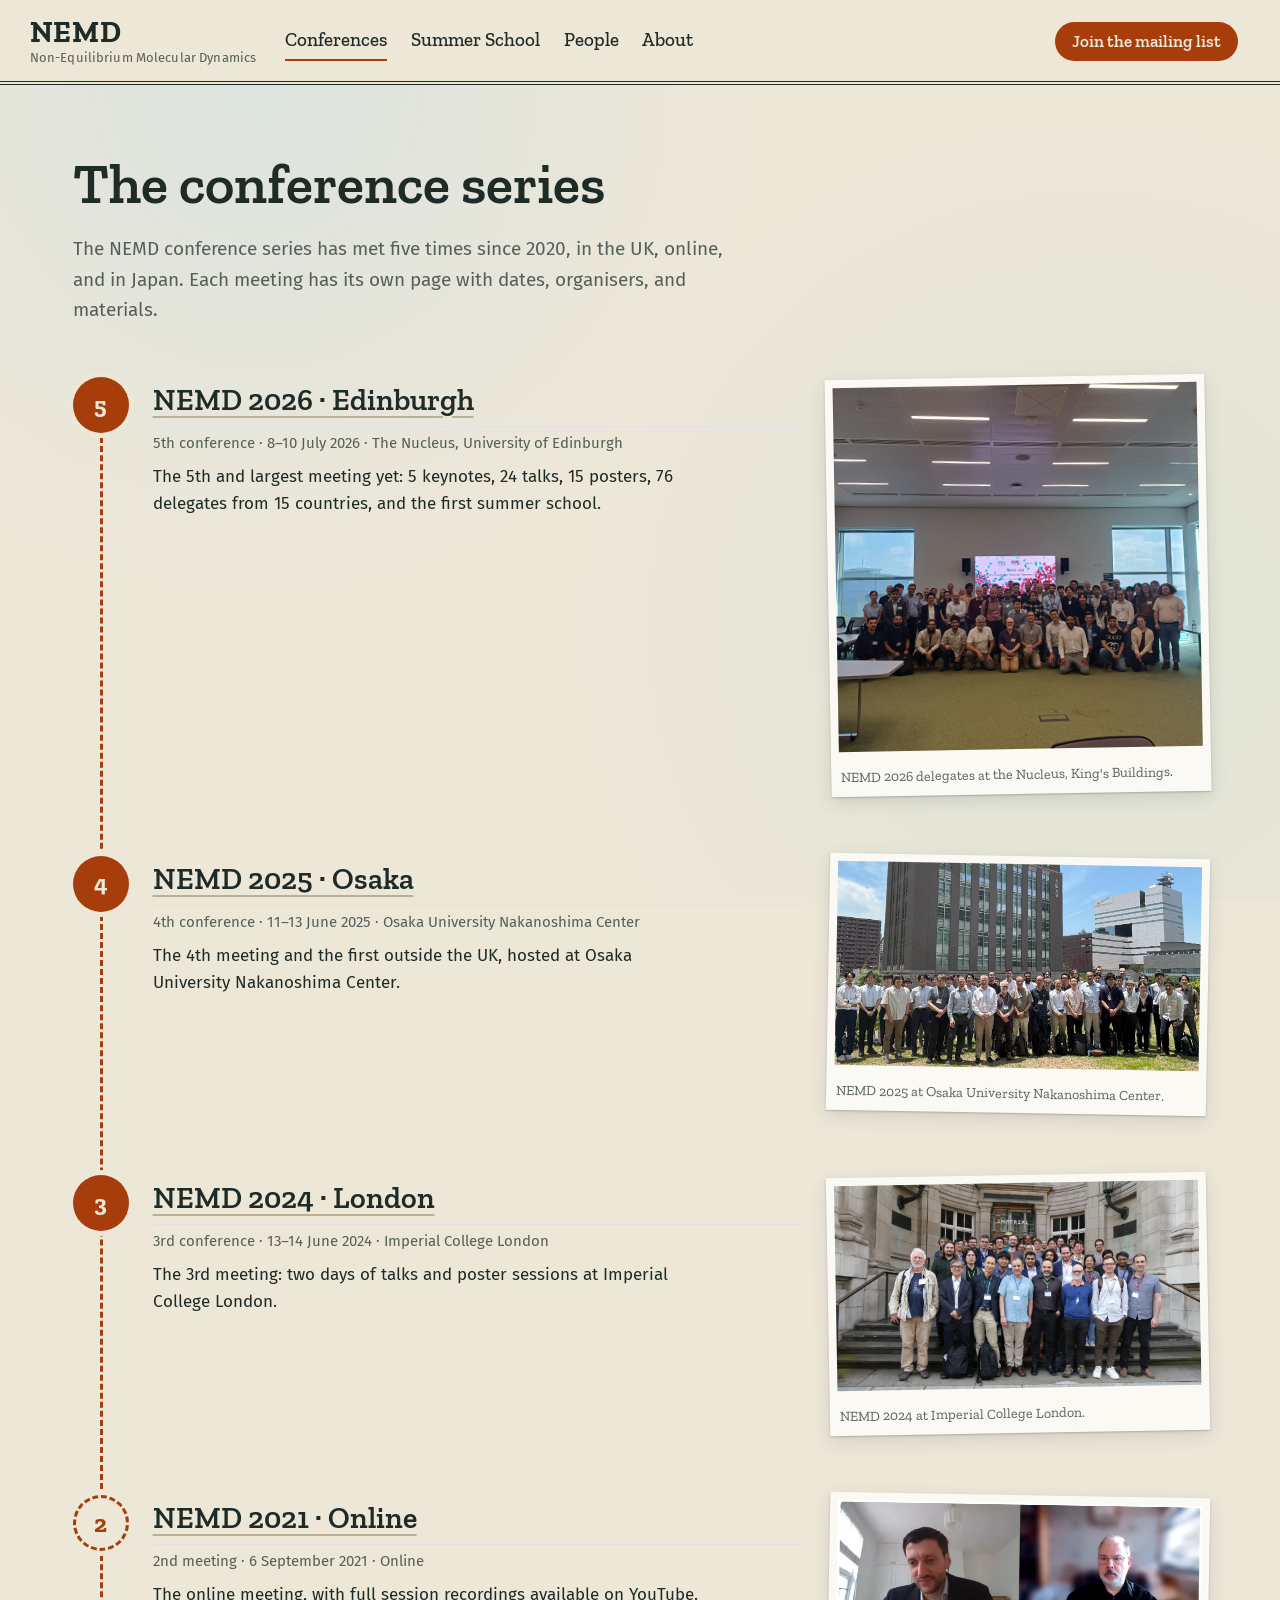
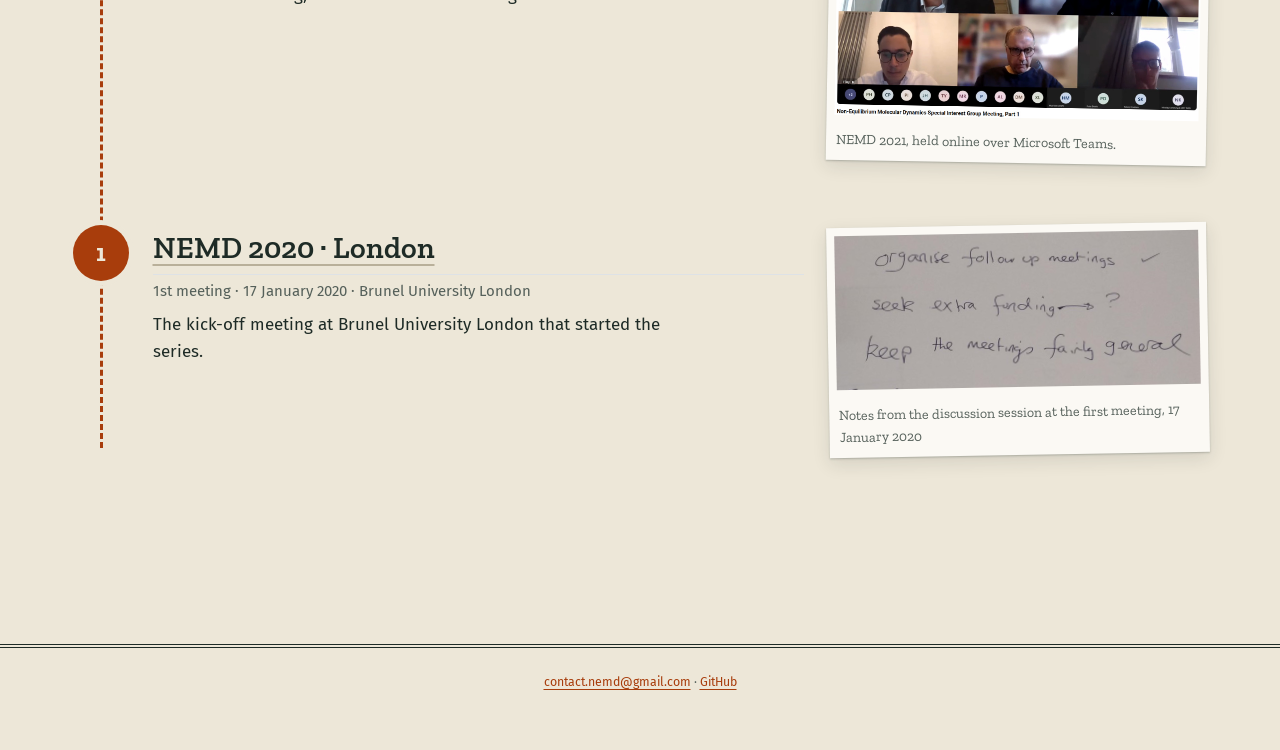
<file: conferences.html>
<!DOCTYPE html>
<html xmlns="http://www.w3.org/1999/xhtml" lang="en" xml:lang="en"><head>

<meta charset="utf-8">
<meta name="generator" content="quarto-1.10.18">

<meta name="viewport" content="width=device-width, initial-scale=1.0, user-scalable=yes">


<title>The conference series – Non-Equilibrium Molecular Dynamics</title>
<style>
/* Default styles provided by pandoc.
** See https://pandoc.org/MANUAL.html#variables-for-html for config info.
*/
span.smallcaps{font-variant: small-caps;}
div.columns{display: flex; gap: 1.5em;}
div.column{flex: auto;}
@media screen {
div.columns{gap: min(4vw, 1.5em);}
div.column{overflow-x: auto;}
}
div.hanging-indent{margin-left: 1.5em; text-indent: -1.5em;}
ul.task-list{list-style: none;}
ul.task-list li input[type="checkbox"] {
  width: 0.8em;
  margin: 0 0.8em 0.2em -1em; /* quarto-specific, see https://github.com/quarto-dev/quarto-cli/issues/4556 */ 
  vertical-align: middle;
}
</style>


<script src="site_libs/quarto-nav/quarto-nav.js"></script>
<script src="site_libs/quarto-nav/headroom.min.js"></script>
<link href="./images/favicon.png" rel="icon" type="image/png">
<script src="site_libs/clipboard/clipboard.min.js"></script>
<script src="site_libs/quarto-html/quarto.js" type="module"></script>
<script src="site_libs/quarto-html/tabsets/tabsets.js" type="module"></script>
<script src="site_libs/quarto-html/popper.min.js"></script>
<script src="site_libs/quarto-html/tippy.umd.min.js"></script>
<link href="site_libs/quarto-html/tippy.css" rel="stylesheet">
<link href="site_libs/quarto-html/quarto-syntax-highlighting-64a204ab8560d761af7679ceaba22944.css" rel="stylesheet" id="quarto-text-highlighting-styles">
<script src="site_libs/bootstrap/bootstrap.min.js"></script>
<link href="site_libs/bootstrap/bootstrap-icons.css" rel="stylesheet">
<link href="site_libs/bootstrap/bootstrap-c4d3e0078a890bf3a79e9e11db7ee5ef.min.css" rel="stylesheet" append-hash="true" id="quarto-bootstrap" data-mode="light">
<script id="quarto-search-options" type="application/json">{
  "language": {
    "search-no-results-text": "No results",
    "search-matching-documents-text": "matching documents",
    "search-copy-link-title": "Copy link to search",
    "search-hide-matches-text": "Hide additional matches",
    "search-more-match-text": "more match in this document",
    "search-more-matches-text": "more matches in this document",
    "search-clear-button-title": "Clear",
    "search-text-placeholder": "",
    "search-detached-cancel-button-title": "Cancel",
    "search-submit-button-title": "Submit",
    "search-label": "Search"
  }
}</script>
<link rel="preconnect" href="https://fonts.googleapis.com">
<link href="https://fonts.googleapis.com/css2?family=Zilla+Slab:ital,wght@0,400;0,500;0,600;0,700;1,400&amp;family=Fira+Sans:ital,wght@0,400;0,500;0,600;1,400&amp;display=swap" rel="stylesheet">
<meta name="theme-color" content="#ede7d8">
<script>document.addEventListener('DOMContentLoaded',function(){var a=document.createElement('a');a.className='skip-link';a.href='#quarto-document-content';a.textContent='Skip to content';document.body.insertBefore(a,document.body.firstChild);});</script>


<link rel="stylesheet" href="styles.css">
</head>

<body class="nav-fixed quarto-light">

<div id="quarto-search-results"></div>
  <header id="quarto-header" class="headroom fixed-top">
    <nav class="navbar navbar-expand-lg " data-bs-theme="dark">
      <div class="navbar-container container-fluid">
      <div class="navbar-brand-container mx-auto">
    <a class="navbar-brand" href="./index.html">
    <span class="navbar-title">NEMD</span>
    </a>
  </div>
          <button class="navbar-toggler" type="button" data-bs-toggle="collapse" data-bs-target="#navbarCollapse" aria-controls="navbarCollapse" role="menu" aria-expanded="false" aria-label="Toggle navigation" onclick="if (window.quartoToggleHeadroom) { window.quartoToggleHeadroom(); }">
  <span class="navbar-toggler-icon"></span>
</button>
          <div class="collapse navbar-collapse" id="navbarCollapse">
            <ul class="navbar-nav navbar-nav-scroll me-auto">
  <li class="nav-item">
    <a class="nav-link active" href="./conferences.html" aria-current="page"> 
<span class="menu-text">Conferences</span></a>
  </li>  
  <li class="nav-item">
    <a class="nav-link" href="./summer-school.html"> 
<span class="menu-text">Summer School</span></a>
  </li>  
  <li class="nav-item">
    <a class="nav-link" href="./people.html"> 
<span class="menu-text">People</span></a>
  </li>  
  <li class="nav-item">
    <a class="nav-link" href="./about.html"> 
<span class="menu-text">About</span></a>
  </li>  
</ul>
            <ul class="navbar-nav navbar-nav-scroll ms-auto">
  <li class="nav-item">
    <a class="nav-link" href="mailto:contact.nemd@gmail.com?subject=subscribe"> 
<span class="menu-text">Join the mailing list</span></a>
  </li>  
</ul>
          </div> <!-- /navcollapse -->
            <div class="quarto-navbar-tools">
</div>
      </div> <!-- /container-fluid -->
    </nav>
</header>
<!-- content -->
<div id="quarto-content" class="quarto-container page-columns page-rows-contents page-layout-full page-navbar">
<!-- sidebar -->
<!-- margin-sidebar -->
    
<!-- main -->
<main class="content column-page" id="quarto-document-content">

<header id="title-block-header" class="quarto-title-block default">
<div class="quarto-title">
<h1 class="title">The conference series</h1>
</div>



<div class="quarto-title-meta column-page">

    
  
    
  </div>
  


</header>


<div class="wrap">
<p class="intro">The NEMD conference series has met five times since 2020, in the UK, online, and in Japan. Each meeting has its own page with dates, organisers, and materials.</p>

<ol class="confs">
  <li class="conf">
    <div class="mk" aria-hidden="true">5</div>
    <div>
      <h2><a href="conferences/nemd-2026.html">NEMD 2026 · Edinburgh</a></h2>
      <p class="meta">5th conference · 8–10 July 2026 · The Nucleus, University of Edinburgh</p>
      <p>The 5th and largest meeting yet: 5 keynotes, 24 talks, 15 posters, 76 delegates from 15 countries, and the first summer school.</p>
    </div>
    <figure class="print figure"><img src="images/conf-full.jpg" alt="NEMD 2026 group photo at the Nucleus, University of Edinburgh" class="figure-img"><figcaption>NEMD 2026 delegates at the Nucleus, King's Buildings.</figcaption></figure>
  </li>
  <li class="conf">
    <div class="mk" aria-hidden="true">4</div>
    <div>
      <h2><a href="conferences/nemd-2025.html">NEMD 2025 · Osaka</a></h2>
      <p class="meta">4th conference · 11–13 June 2025 · Osaka University Nakanoshima Center</p>
      <p>The 4th meeting and the first outside the UK, hosted at Osaka University Nakanoshima Center.</p>
    </div>
    <figure class="print figure"><img src="images/osaka-2025.jpg" alt="NEMD 2025 group photo at Osaka University Nakanoshima Center" class="figure-img"><figcaption>NEMD 2025 at Osaka University Nakanoshima Center.</figcaption></figure>
  </li>
  <li class="conf">
    <div class="mk" aria-hidden="true">3</div>
    <div>
      <h2><a href="conferences/nemd-2024.html">NEMD 2024 · London</a></h2>
      <p class="meta">3rd conference · 13–14 June 2024 · Imperial College London</p>
      <p>The 3rd meeting: two days of talks and poster sessions at Imperial College London.</p>
    </div>
    <figure class="print figure"><img src="images/london-2024.jpg" alt="NEMD 2024 group photo at Imperial College London" class="figure-img"><figcaption>NEMD 2024 at Imperial College London.</figcaption></figure>
  </li>
  <li class="conf virtual">
    <div class="mk" aria-hidden="true">2</div>
    <div>
      <h2><a href="conferences/nemd-2021.html">NEMD 2021 · Online</a></h2>
      <p class="meta">2nd meeting · 6 September 2021 · Online</p>
      <p>The online meeting, with full session recordings available on YouTube.</p>
    </div>
    <figure class="print figure"><img src="images/NEMD2_screenshot.jpg" alt="Screenshot of the NEMD 2021 online meeting" class="figure-img"><figcaption>NEMD 2021, held online over Microsoft Teams.</figcaption></figure>
  </li>
  <li class="conf">
    <div class="mk" aria-hidden="true">1</div>
    <div>
      <h2><a href="conferences/nemd-2020.html">NEMD 2020 · London</a></h2>
      <p class="meta">1st meeting · 17 January 2020 · Brunel University London</p>
      <p>The kick-off meeting at Brunel University London that started the series.</p>
    </div>
    <figure class="print figure"><img src="images/NEMD1_Discussion.jpg" alt="Handwritten notes from the NEMD 2020 discussion session" class="figure-img"><figcaption>Notes from the discussion session at the first meeting, 17 January 2020</figcaption></figure>
  </li>
</ol>
</div>



</main> <!-- /main -->
<script id="quarto-html-after-body" type="application/javascript">
  window.document.addEventListener("DOMContentLoaded", function (event) {
    const isCodeAnnotation = (el) => {
      for (const clz of el.classList) {
        if (clz.startsWith('code-annotation-')) {                     
          return true;
        }
      }
      return false;
    }
    const onCopySuccess = function(e) {
      // button target
      const button = e.trigger;
      // don't keep focus
      button.blur();
      // flash "checked"
      button.classList.add('code-copy-button-checked');
      var currentTitle = button.getAttribute("title");
      button.setAttribute("title", "Copied!");
      let tooltip;
      if (window.bootstrap) {
        button.setAttribute("data-bs-toggle", "tooltip");
        button.setAttribute("data-bs-placement", "left");
        button.setAttribute("data-bs-title", "Copied!");
        tooltip = new bootstrap.Tooltip(button, 
          { trigger: "manual", 
            customClass: "code-copy-button-tooltip",
            offset: [0, -8]});
        tooltip.show();    
      }
      setTimeout(function() {
        if (tooltip) {
          tooltip.hide();
          button.removeAttribute("data-bs-title");
          button.removeAttribute("data-bs-toggle");
          button.removeAttribute("data-bs-placement");
        }
        button.setAttribute("title", currentTitle);
        button.classList.remove('code-copy-button-checked');
      }, 1000);
      // clear code selection
      e.clearSelection();
    }
    const getTextToCopy = function(trigger) {
      const outerScaffold = trigger.parentElement.cloneNode(true);
      const codeEl = outerScaffold.querySelector('code');
      for (const childEl of codeEl.children) {
        if (isCodeAnnotation(childEl)) {
          childEl.remove();
        }
      }
      return codeEl.innerText;
    }
    const clipboard = new window.ClipboardJS('.code-copy-button:not([data-in-quarto-modal])', {
      text: getTextToCopy
    });
    clipboard.on('success', onCopySuccess);
    if (window.document.getElementById('quarto-embedded-source-code-modal')) {
      const clipboardModal = new window.ClipboardJS('.code-copy-button[data-in-quarto-modal]', {
        text: getTextToCopy,
        container: window.document.getElementById('quarto-embedded-source-code-modal')
      });
      clipboardModal.on('success', onCopySuccess);
    }
      var localhostRegex = new RegExp(/^(?:http|https):\/\/localhost\:?[0-9]*\//);
      var mailtoRegex = new RegExp(/^mailto:/);
        var filterRegex = new RegExp("https:\/\/non-equilibrium-molecular-dynamics\.github\.io");
      var isInternal = (href) => {
          return filterRegex.test(href) || localhostRegex.test(href) || mailtoRegex.test(href);
      }
      // Inspect non-navigation links and adorn them if external
     var links = window.document.querySelectorAll('a[href]:not(.nav-link):not(.navbar-brand):not(.toc-action):not(.sidebar-link):not(.sidebar-item-toggle):not(.pagination-link):not(.no-external):not([aria-hidden]):not(.dropdown-item):not(.quarto-navigation-tool):not(.about-link)');
      for (var i=0; i<links.length; i++) {
        const link = links[i];
        if (!isInternal(link.href)) {
          // undo the damage that might have been done by quarto-nav.js in the case of
          // links that we want to consider external
          if (link.dataset.originalHref !== undefined) {
            link.href = link.dataset.originalHref;
          }
            // target, if specified
            link.setAttribute("target", "_blank");
            if (link.getAttribute("rel") === null) {
              link.setAttribute("rel", "noopener");
            }
        }
      }
    function tippyHover(el, contentFn, onTriggerFn, onUntriggerFn) {
      const config = {
        allowHTML: true,
        maxWidth: 500,
        delay: 100,
        arrow: false,
        appendTo: function(el) {
            return el.parentElement;
        },
        interactive: true,
        interactiveBorder: 10,
        theme: 'quarto',
        placement: 'bottom-start',
      };
      if (contentFn) {
        config.content = contentFn;
      }
      if (onTriggerFn) {
        config.onTrigger = onTriggerFn;
      }
      if (onUntriggerFn) {
        config.onUntrigger = onUntriggerFn;
      }
      window.tippy(el, config); 
    }
    const noterefs = window.document.querySelectorAll('a[role="doc-noteref"]');
    for (var i=0; i<noterefs.length; i++) {
      const ref = noterefs[i];
      tippyHover(ref, function() {
        // use id or data attribute instead here
        let href = ref.getAttribute('data-footnote-href') || ref.getAttribute('href');
        try { href = new URL(href).hash; } catch {}
        const id = href.replace(/^#\/?/, "");
        const note = window.document.getElementById(id);
        if (note) {
          return note.innerHTML;
        } else {
          return "";
        }
      });
    }
    const xrefs = window.document.querySelectorAll('a.quarto-xref');
    const processXRef = (id, note) => {
      // Strip column container classes
      const stripColumnClz = (el) => {
        el.classList.remove("page-full", "page-columns");
        if (el.children) {
          for (const child of el.children) {
            stripColumnClz(child);
          }
        }
      }
      stripColumnClz(note)
      if (id === null || id.startsWith('sec-')) {
        // Special case sections, only their first couple elements
        const container = document.createElement("div");
        if (note.children && note.children.length > 2) {
          container.appendChild(note.children[0].cloneNode(true));
          for (let i = 1; i < note.children.length; i++) {
            const child = note.children[i];
            if (child.tagName === "P" && child.innerText === "") {
              continue;
            } else {
              container.appendChild(child.cloneNode(true));
              break;
            }
          }
          if (window.Quarto?.typesetMath) {
            window.Quarto.typesetMath(container);
          }
          return container.innerHTML
        } else {
          if (window.Quarto?.typesetMath) {
            window.Quarto.typesetMath(note);
          }
          return note.innerHTML;
        }
      } else {
        // Remove any anchor links if they are present
        const anchorLink = note.querySelector('a.anchorjs-link');
        if (anchorLink) {
          anchorLink.remove();
        }
        if (window.Quarto?.typesetMath) {
          window.Quarto.typesetMath(note);
        }
        if (note.classList.contains("callout")) {
          return note.outerHTML;
        } else {
          return note.innerHTML;
        }
      }
    }
    for (var i=0; i<xrefs.length; i++) {
      const xref = xrefs[i];
      tippyHover(xref, undefined, function(instance) {
        instance.disable();
        let url = xref.getAttribute('href');
        let hash = undefined; 
        if (url.startsWith('#')) {
          hash = url;
        } else {
          try { hash = new URL(url).hash; } catch {}
        }
        if (hash) {
          const id = hash.replace(/^#\/?/, "");
          const note = window.document.getElementById(id);
          if (note !== null) {
            try {
              const html = processXRef(id, note.cloneNode(true));
              instance.setContent(html);
            } finally {
              instance.enable();
              instance.show();
            }
          } else {
            // See if we can fetch this
            fetch(url.split('#')[0])
            .then(res => res.text())
            .then(html => {
              const parser = new DOMParser();
              const htmlDoc = parser.parseFromString(html, "text/html");
              const note = htmlDoc.getElementById(id);
              if (note !== null) {
                const html = processXRef(id, note);
                instance.setContent(html);
              } 
            }).finally(() => {
              instance.enable();
              instance.show();
            });
          }
        } else {
          // See if we can fetch a full url (with no hash to target)
          // This is a special case and we should probably do some content thinning / targeting
          fetch(url)
          .then(res => res.text())
          .then(html => {
            const parser = new DOMParser();
            const htmlDoc = parser.parseFromString(html, "text/html");
            const note = htmlDoc.querySelector('main.content');
            if (note !== null) {
              // This should only happen for chapter cross references
              // (since there is no id in the URL)
              // remove the first header
              if (note.children.length > 0 && note.children[0].tagName === "HEADER") {
                note.children[0].remove();
              }
              const html = processXRef(null, note);
              instance.setContent(html);
            } 
          }).finally(() => {
            instance.enable();
            instance.show();
          });
        }
      }, function(instance) {
      });
    }
        let selectedAnnoteEl;
        const selectorForAnnotation = ( cell, annotation) => {
          let cellAttr = 'data-code-cell="' + cell + '"';
          let lineAttr = 'data-code-annotation="' +  annotation + '"';
          const selector = 'span[' + cellAttr + '][' + lineAttr + ']';
          return selector;
        }
        const selectCodeLines = (annoteEl) => {
          const doc = window.document;
          const targetCell = annoteEl.getAttribute("data-target-cell");
          const targetAnnotation = annoteEl.getAttribute("data-target-annotation");
          const annoteSpan = window.document.querySelector(selectorForAnnotation(targetCell, targetAnnotation));
          const lines = annoteSpan.getAttribute("data-code-lines").split(",");
          const lineIds = lines.map((line) => {
            return targetCell + "-" + line;
          })
          let top = null;
          let height = null;
          let parent = null;
          if (lineIds.length > 0) {
              //compute the position of the single el (top and bottom and make a div)
              const el = window.document.getElementById(lineIds[0]);
              top = el.offsetTop;
              height = el.offsetHeight;
              parent = el.parentElement.parentElement;
            if (lineIds.length > 1) {
              const lastEl = window.document.getElementById(lineIds[lineIds.length - 1]);
              const bottom = lastEl.offsetTop + lastEl.offsetHeight;
              height = bottom - top;
            }
            if (top !== null && height !== null && parent !== null) {
              // cook up a div (if necessary) and position it 
              let div = window.document.getElementById("code-annotation-line-highlight");
              if (div === null) {
                div = window.document.createElement("div");
                div.setAttribute("id", "code-annotation-line-highlight");
                div.style.position = 'absolute';
                parent.appendChild(div);
              }
              div.style.top = top - 2 + "px";
              div.style.height = height + 4 + "px";
              div.style.left = 0;
              let gutterDiv = window.document.getElementById("code-annotation-line-highlight-gutter");
              if (gutterDiv === null) {
                gutterDiv = window.document.createElement("div");
                gutterDiv.setAttribute("id", "code-annotation-line-highlight-gutter");
                gutterDiv.style.position = 'absolute';
                const codeCell = window.document.getElementById(targetCell);
                const gutter = codeCell.querySelector('.code-annotation-gutter');
                gutter.appendChild(gutterDiv);
              }
              gutterDiv.style.top = top - 2 + "px";
              gutterDiv.style.height = height + 4 + "px";
            }
            selectedAnnoteEl = annoteEl;
          }
        };
        const unselectCodeLines = () => {
          const elementsIds = ["code-annotation-line-highlight", "code-annotation-line-highlight-gutter"];
          elementsIds.forEach((elId) => {
            const div = window.document.getElementById(elId);
            if (div) {
              div.remove();
            }
          });
          selectedAnnoteEl = undefined;
        };
          // Handle positioning of the toggle
      window.addEventListener(
        "resize",
        throttle(() => {
          elRect = undefined;
          if (selectedAnnoteEl) {
            selectCodeLines(selectedAnnoteEl);
          }
        }, 10)
      );
      function throttle(fn, ms) {
      let throttle = false;
      let timer;
        return (...args) => {
          if(!throttle) { // first call gets through
              fn.apply(this, args);
              throttle = true;
          } else { // all the others get throttled
              if(timer) clearTimeout(timer); // cancel #2
              timer = setTimeout(() => {
                fn.apply(this, args);
                timer = throttle = false;
              }, ms);
          }
        };
      }
        // Attach click handler to the DT
        const annoteDls = window.document.querySelectorAll('dt[data-target-cell]');
        for (const annoteDlNode of annoteDls) {
          annoteDlNode.addEventListener('click', (event) => {
            const clickedEl = event.target;
            if (clickedEl !== selectedAnnoteEl) {
              unselectCodeLines();
              const activeEl = window.document.querySelector('dt[data-target-cell].code-annotation-active');
              if (activeEl) {
                activeEl.classList.remove('code-annotation-active');
              }
              selectCodeLines(clickedEl);
              clickedEl.classList.add('code-annotation-active');
            } else {
              // Unselect the line
              unselectCodeLines();
              clickedEl.classList.remove('code-annotation-active');
            }
          });
        }
    const findCites = (el) => {
      const parentEl = el.parentElement;
      if (parentEl) {
        const cites = parentEl.dataset.cites;
        if (cites) {
          return {
            el,
            cites: cites.split(' ')
          };
        } else {
          return findCites(el.parentElement)
        }
      } else {
        return undefined;
      }
    };
    var bibliorefs = window.document.querySelectorAll('a[role="doc-biblioref"]');
    for (var i=0; i<bibliorefs.length; i++) {
      const ref = bibliorefs[i];
      const citeInfo = findCites(ref);
      if (citeInfo) {
        tippyHover(citeInfo.el, function() {
          var popup = window.document.createElement('div');
          citeInfo.cites.forEach(function(cite) {
            var citeDiv = window.document.createElement('div');
            citeDiv.classList.add('hanging-indent');
            citeDiv.classList.add('csl-entry');
            var biblioDiv = window.document.getElementById('ref-' + cite);
            if (biblioDiv) {
              citeDiv.innerHTML = biblioDiv.innerHTML;
            }
            popup.appendChild(citeDiv);
          });
          return popup.innerHTML;
        });
      }
    }
  });
  </script>
</div> <!-- /content -->
<footer class="footer">
  <div class="nav-footer">
    <div class="nav-footer-left">
      &nbsp;
    </div>   
    <div class="nav-footer-center">
<p><a href="mailto:contact.nemd@gmail.com">contact.nemd@gmail.com</a> · <a href="https://github.com/Non-Equilibrium-Molecular-Dynamics">GitHub</a></p>
</div>
    <div class="nav-footer-right">
      &nbsp;
    </div>
  </div>
</footer>




</body></html>
</file>
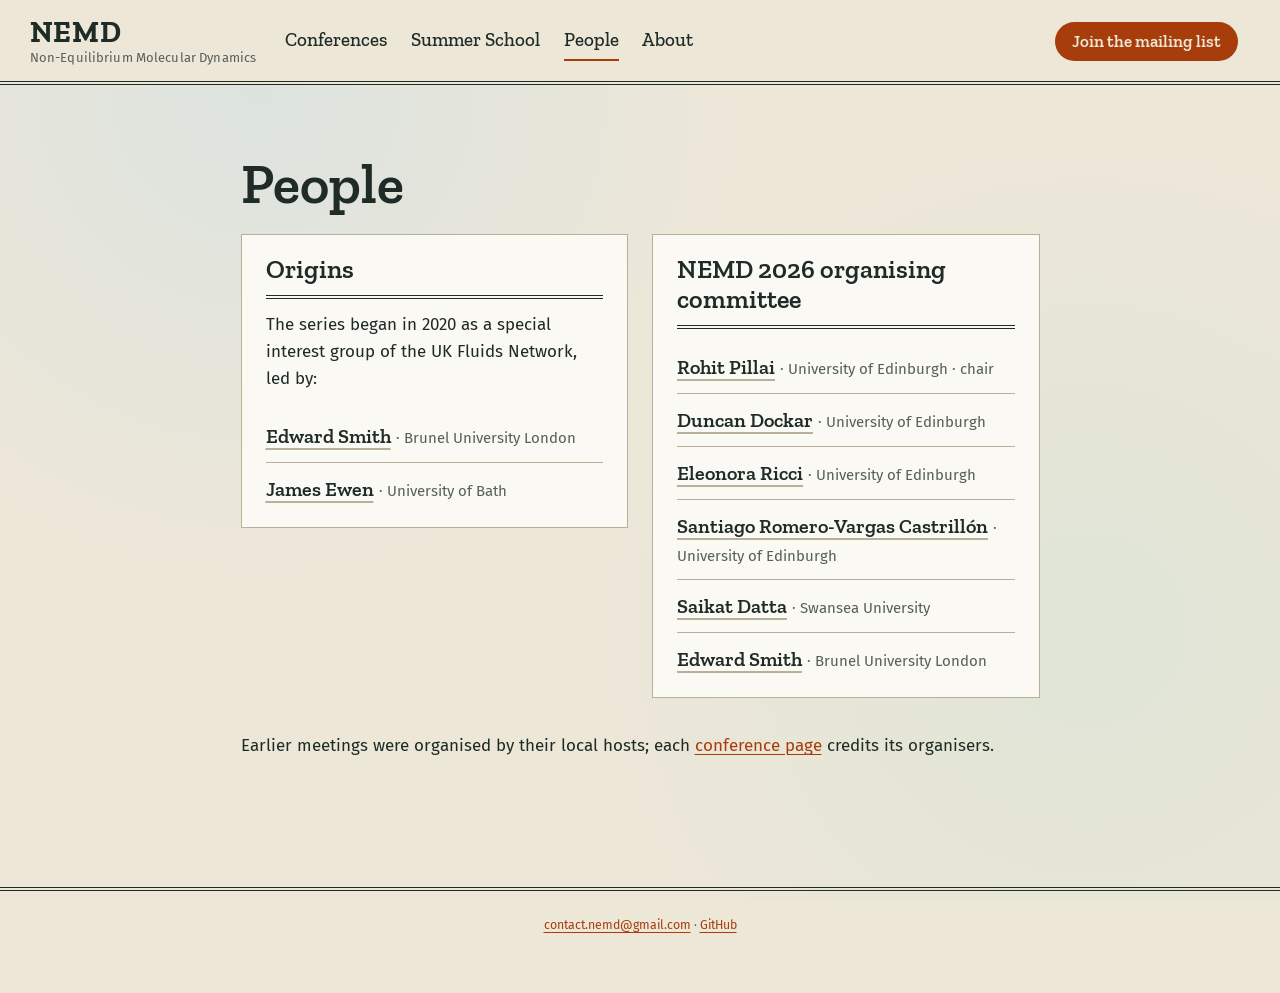
<file: people.html>
<!DOCTYPE html>
<html xmlns="http://www.w3.org/1999/xhtml" lang="en" xml:lang="en"><head>

<meta charset="utf-8">
<meta name="generator" content="quarto-1.10.18">

<meta name="viewport" content="width=device-width, initial-scale=1.0, user-scalable=yes">


<title>People – Non-Equilibrium Molecular Dynamics</title>
<style>
/* Default styles provided by pandoc.
** See https://pandoc.org/MANUAL.html#variables-for-html for config info.
*/
span.smallcaps{font-variant: small-caps;}
div.columns{display: flex; gap: 1.5em;}
div.column{flex: auto;}
@media screen {
div.columns{gap: min(4vw, 1.5em);}
div.column{overflow-x: auto;}
}
div.hanging-indent{margin-left: 1.5em; text-indent: -1.5em;}
ul.task-list{list-style: none;}
ul.task-list li input[type="checkbox"] {
  width: 0.8em;
  margin: 0 0.8em 0.2em -1em; /* quarto-specific, see https://github.com/quarto-dev/quarto-cli/issues/4556 */ 
  vertical-align: middle;
}
</style>


<script src="site_libs/quarto-nav/quarto-nav.js"></script>
<script src="site_libs/quarto-nav/headroom.min.js"></script>
<link href="./images/favicon.png" rel="icon" type="image/png">
<script src="site_libs/clipboard/clipboard.min.js"></script>
<script src="site_libs/quarto-html/quarto.js" type="module"></script>
<script src="site_libs/quarto-html/tabsets/tabsets.js" type="module"></script>
<script src="site_libs/quarto-html/popper.min.js"></script>
<script src="site_libs/quarto-html/tippy.umd.min.js"></script>
<link href="site_libs/quarto-html/tippy.css" rel="stylesheet">
<link href="site_libs/quarto-html/quarto-syntax-highlighting-64a204ab8560d761af7679ceaba22944.css" rel="stylesheet" id="quarto-text-highlighting-styles">
<script src="site_libs/bootstrap/bootstrap.min.js"></script>
<link href="site_libs/bootstrap/bootstrap-icons.css" rel="stylesheet">
<link href="site_libs/bootstrap/bootstrap-c4d3e0078a890bf3a79e9e11db7ee5ef.min.css" rel="stylesheet" append-hash="true" id="quarto-bootstrap" data-mode="light">
<script id="quarto-search-options" type="application/json">{
  "language": {
    "search-no-results-text": "No results",
    "search-matching-documents-text": "matching documents",
    "search-copy-link-title": "Copy link to search",
    "search-hide-matches-text": "Hide additional matches",
    "search-more-match-text": "more match in this document",
    "search-more-matches-text": "more matches in this document",
    "search-clear-button-title": "Clear",
    "search-text-placeholder": "",
    "search-detached-cancel-button-title": "Cancel",
    "search-submit-button-title": "Submit",
    "search-label": "Search"
  }
}</script>
<link rel="preconnect" href="https://fonts.googleapis.com">
<link href="https://fonts.googleapis.com/css2?family=Zilla+Slab:ital,wght@0,400;0,500;0,600;0,700;1,400&amp;family=Fira+Sans:ital,wght@0,400;0,500;0,600;1,400&amp;display=swap" rel="stylesheet">
<meta name="theme-color" content="#ede7d8">
<script>document.addEventListener('DOMContentLoaded',function(){var a=document.createElement('a');a.className='skip-link';a.href='#quarto-document-content';a.textContent='Skip to content';document.body.insertBefore(a,document.body.firstChild);});</script>


<link rel="stylesheet" href="styles.css">
</head>

<body class="nav-fixed fullcontent quarto-light">

<div id="quarto-search-results"></div>
  <header id="quarto-header" class="headroom fixed-top">
    <nav class="navbar navbar-expand-lg " data-bs-theme="dark">
      <div class="navbar-container container-fluid">
      <div class="navbar-brand-container mx-auto">
    <a class="navbar-brand" href="./index.html">
    <span class="navbar-title">NEMD</span>
    </a>
  </div>
          <button class="navbar-toggler" type="button" data-bs-toggle="collapse" data-bs-target="#navbarCollapse" aria-controls="navbarCollapse" role="menu" aria-expanded="false" aria-label="Toggle navigation" onclick="if (window.quartoToggleHeadroom) { window.quartoToggleHeadroom(); }">
  <span class="navbar-toggler-icon"></span>
</button>
          <div class="collapse navbar-collapse" id="navbarCollapse">
            <ul class="navbar-nav navbar-nav-scroll me-auto">
  <li class="nav-item">
    <a class="nav-link" href="./conferences.html"> 
<span class="menu-text">Conferences</span></a>
  </li>  
  <li class="nav-item">
    <a class="nav-link" href="./summer-school.html"> 
<span class="menu-text">Summer School</span></a>
  </li>  
  <li class="nav-item">
    <a class="nav-link active" href="./people.html" aria-current="page"> 
<span class="menu-text">People</span></a>
  </li>  
  <li class="nav-item">
    <a class="nav-link" href="./about.html"> 
<span class="menu-text">About</span></a>
  </li>  
</ul>
            <ul class="navbar-nav navbar-nav-scroll ms-auto">
  <li class="nav-item">
    <a class="nav-link" href="mailto:contact.nemd@gmail.com?subject=subscribe"> 
<span class="menu-text">Join the mailing list</span></a>
  </li>  
</ul>
          </div> <!-- /navcollapse -->
            <div class="quarto-navbar-tools">
</div>
      </div> <!-- /container-fluid -->
    </nav>
</header>
<!-- content -->
<div id="quarto-content" class="quarto-container page-columns page-rows-contents page-layout-article page-navbar">
<!-- sidebar -->
<!-- margin-sidebar -->
    
<!-- main -->
<main class="content" id="quarto-document-content">

<header id="title-block-header" class="quarto-title-block default">
<div class="quarto-title">
<h1 class="title">People</h1>
</div>



<div class="quarto-title-meta">

    
  
    
  </div>
  


</header>


<div class="panels">
<section id="origins" class="level2 panel">
<h2 data-anchor-id="origins">Origins</h2>
<p>The series began in 2020 as a special interest group of the UK Fluids Network, led by:</p>
<p class="person"><a class="name" href="https://www.brunel.ac.uk/people/edward-smith">Edward Smith</a> <span class="aff">· Brunel University London</span></p>
<p class="person"><a class="name" href="https://researchportal.bath.ac.uk/en/persons/james-ewen/">James Ewen</a> <span class="aff">· University of Bath</span></p>
</section>
<section id="nemd-2026-organising-committee" class="level2 panel">
<h2 data-anchor-id="nemd-2026-organising-committee">NEMD 2026 organising committee</h2>
<p class="person"><a class="name" href="https://eng.ed.ac.uk/about/people/dr-rohit-pillai">Rohit Pillai</a> <span class="aff">· University of Edinburgh · chair</span></p>
<p class="person"><a class="name" href="https://eng.ed.ac.uk/about/people/dr-duncan-dockar">Duncan Dockar</a> <span class="aff">· University of Edinburgh</span></p>
<p class="person"><a class="name" href="https://eng.ed.ac.uk/about/people/dr-eleonora-ricci">Eleonora Ricci</a> <span class="aff">· University of Edinburgh</span></p>
<p class="person"><a class="name" href="https://eng.ed.ac.uk/about/people/dr-santiago-romero-vargas-castrillon">Santiago Romero-Vargas Castrillón</a> <span class="aff">· University of Edinburgh</span></p>
<p class="person"><a class="name" href="https://www.swansea.ac.uk/staff/saikat.datta/">Saikat Datta</a> <span class="aff">· Swansea University</span></p>
<p class="person"><a class="name" href="https://www.brunel.ac.uk/people/edward-smith">Edward Smith</a> <span class="aff">· Brunel University London</span></p>
</section>
</div>
<p>Earlier meetings were organised by their local hosts; each <a href="conferences.html">conference page</a> credits its organisers.</p>



</main> <!-- /main -->
<script id="quarto-html-after-body" type="application/javascript">
  window.document.addEventListener("DOMContentLoaded", function (event) {
    const isCodeAnnotation = (el) => {
      for (const clz of el.classList) {
        if (clz.startsWith('code-annotation-')) {                     
          return true;
        }
      }
      return false;
    }
    const onCopySuccess = function(e) {
      // button target
      const button = e.trigger;
      // don't keep focus
      button.blur();
      // flash "checked"
      button.classList.add('code-copy-button-checked');
      var currentTitle = button.getAttribute("title");
      button.setAttribute("title", "Copied!");
      let tooltip;
      if (window.bootstrap) {
        button.setAttribute("data-bs-toggle", "tooltip");
        button.setAttribute("data-bs-placement", "left");
        button.setAttribute("data-bs-title", "Copied!");
        tooltip = new bootstrap.Tooltip(button, 
          { trigger: "manual", 
            customClass: "code-copy-button-tooltip",
            offset: [0, -8]});
        tooltip.show();    
      }
      setTimeout(function() {
        if (tooltip) {
          tooltip.hide();
          button.removeAttribute("data-bs-title");
          button.removeAttribute("data-bs-toggle");
          button.removeAttribute("data-bs-placement");
        }
        button.setAttribute("title", currentTitle);
        button.classList.remove('code-copy-button-checked');
      }, 1000);
      // clear code selection
      e.clearSelection();
    }
    const getTextToCopy = function(trigger) {
      const outerScaffold = trigger.parentElement.cloneNode(true);
      const codeEl = outerScaffold.querySelector('code');
      for (const childEl of codeEl.children) {
        if (isCodeAnnotation(childEl)) {
          childEl.remove();
        }
      }
      return codeEl.innerText;
    }
    const clipboard = new window.ClipboardJS('.code-copy-button:not([data-in-quarto-modal])', {
      text: getTextToCopy
    });
    clipboard.on('success', onCopySuccess);
    if (window.document.getElementById('quarto-embedded-source-code-modal')) {
      const clipboardModal = new window.ClipboardJS('.code-copy-button[data-in-quarto-modal]', {
        text: getTextToCopy,
        container: window.document.getElementById('quarto-embedded-source-code-modal')
      });
      clipboardModal.on('success', onCopySuccess);
    }
      var localhostRegex = new RegExp(/^(?:http|https):\/\/localhost\:?[0-9]*\//);
      var mailtoRegex = new RegExp(/^mailto:/);
        var filterRegex = new RegExp("https:\/\/non-equilibrium-molecular-dynamics\.github\.io");
      var isInternal = (href) => {
          return filterRegex.test(href) || localhostRegex.test(href) || mailtoRegex.test(href);
      }
      // Inspect non-navigation links and adorn them if external
     var links = window.document.querySelectorAll('a[href]:not(.nav-link):not(.navbar-brand):not(.toc-action):not(.sidebar-link):not(.sidebar-item-toggle):not(.pagination-link):not(.no-external):not([aria-hidden]):not(.dropdown-item):not(.quarto-navigation-tool):not(.about-link)');
      for (var i=0; i<links.length; i++) {
        const link = links[i];
        if (!isInternal(link.href)) {
          // undo the damage that might have been done by quarto-nav.js in the case of
          // links that we want to consider external
          if (link.dataset.originalHref !== undefined) {
            link.href = link.dataset.originalHref;
          }
            // target, if specified
            link.setAttribute("target", "_blank");
            if (link.getAttribute("rel") === null) {
              link.setAttribute("rel", "noopener");
            }
        }
      }
    function tippyHover(el, contentFn, onTriggerFn, onUntriggerFn) {
      const config = {
        allowHTML: true,
        maxWidth: 500,
        delay: 100,
        arrow: false,
        appendTo: function(el) {
            return el.parentElement;
        },
        interactive: true,
        interactiveBorder: 10,
        theme: 'quarto',
        placement: 'bottom-start',
      };
      if (contentFn) {
        config.content = contentFn;
      }
      if (onTriggerFn) {
        config.onTrigger = onTriggerFn;
      }
      if (onUntriggerFn) {
        config.onUntrigger = onUntriggerFn;
      }
      window.tippy(el, config); 
    }
    const noterefs = window.document.querySelectorAll('a[role="doc-noteref"]');
    for (var i=0; i<noterefs.length; i++) {
      const ref = noterefs[i];
      tippyHover(ref, function() {
        // use id or data attribute instead here
        let href = ref.getAttribute('data-footnote-href') || ref.getAttribute('href');
        try { href = new URL(href).hash; } catch {}
        const id = href.replace(/^#\/?/, "");
        const note = window.document.getElementById(id);
        if (note) {
          return note.innerHTML;
        } else {
          return "";
        }
      });
    }
    const xrefs = window.document.querySelectorAll('a.quarto-xref');
    const processXRef = (id, note) => {
      // Strip column container classes
      const stripColumnClz = (el) => {
        el.classList.remove("page-full", "page-columns");
        if (el.children) {
          for (const child of el.children) {
            stripColumnClz(child);
          }
        }
      }
      stripColumnClz(note)
      if (id === null || id.startsWith('sec-')) {
        // Special case sections, only their first couple elements
        const container = document.createElement("div");
        if (note.children && note.children.length > 2) {
          container.appendChild(note.children[0].cloneNode(true));
          for (let i = 1; i < note.children.length; i++) {
            const child = note.children[i];
            if (child.tagName === "P" && child.innerText === "") {
              continue;
            } else {
              container.appendChild(child.cloneNode(true));
              break;
            }
          }
          if (window.Quarto?.typesetMath) {
            window.Quarto.typesetMath(container);
          }
          return container.innerHTML
        } else {
          if (window.Quarto?.typesetMath) {
            window.Quarto.typesetMath(note);
          }
          return note.innerHTML;
        }
      } else {
        // Remove any anchor links if they are present
        const anchorLink = note.querySelector('a.anchorjs-link');
        if (anchorLink) {
          anchorLink.remove();
        }
        if (window.Quarto?.typesetMath) {
          window.Quarto.typesetMath(note);
        }
        if (note.classList.contains("callout")) {
          return note.outerHTML;
        } else {
          return note.innerHTML;
        }
      }
    }
    for (var i=0; i<xrefs.length; i++) {
      const xref = xrefs[i];
      tippyHover(xref, undefined, function(instance) {
        instance.disable();
        let url = xref.getAttribute('href');
        let hash = undefined; 
        if (url.startsWith('#')) {
          hash = url;
        } else {
          try { hash = new URL(url).hash; } catch {}
        }
        if (hash) {
          const id = hash.replace(/^#\/?/, "");
          const note = window.document.getElementById(id);
          if (note !== null) {
            try {
              const html = processXRef(id, note.cloneNode(true));
              instance.setContent(html);
            } finally {
              instance.enable();
              instance.show();
            }
          } else {
            // See if we can fetch this
            fetch(url.split('#')[0])
            .then(res => res.text())
            .then(html => {
              const parser = new DOMParser();
              const htmlDoc = parser.parseFromString(html, "text/html");
              const note = htmlDoc.getElementById(id);
              if (note !== null) {
                const html = processXRef(id, note);
                instance.setContent(html);
              } 
            }).finally(() => {
              instance.enable();
              instance.show();
            });
          }
        } else {
          // See if we can fetch a full url (with no hash to target)
          // This is a special case and we should probably do some content thinning / targeting
          fetch(url)
          .then(res => res.text())
          .then(html => {
            const parser = new DOMParser();
            const htmlDoc = parser.parseFromString(html, "text/html");
            const note = htmlDoc.querySelector('main.content');
            if (note !== null) {
              // This should only happen for chapter cross references
              // (since there is no id in the URL)
              // remove the first header
              if (note.children.length > 0 && note.children[0].tagName === "HEADER") {
                note.children[0].remove();
              }
              const html = processXRef(null, note);
              instance.setContent(html);
            } 
          }).finally(() => {
            instance.enable();
            instance.show();
          });
        }
      }, function(instance) {
      });
    }
        let selectedAnnoteEl;
        const selectorForAnnotation = ( cell, annotation) => {
          let cellAttr = 'data-code-cell="' + cell + '"';
          let lineAttr = 'data-code-annotation="' +  annotation + '"';
          const selector = 'span[' + cellAttr + '][' + lineAttr + ']';
          return selector;
        }
        const selectCodeLines = (annoteEl) => {
          const doc = window.document;
          const targetCell = annoteEl.getAttribute("data-target-cell");
          const targetAnnotation = annoteEl.getAttribute("data-target-annotation");
          const annoteSpan = window.document.querySelector(selectorForAnnotation(targetCell, targetAnnotation));
          const lines = annoteSpan.getAttribute("data-code-lines").split(",");
          const lineIds = lines.map((line) => {
            return targetCell + "-" + line;
          })
          let top = null;
          let height = null;
          let parent = null;
          if (lineIds.length > 0) {
              //compute the position of the single el (top and bottom and make a div)
              const el = window.document.getElementById(lineIds[0]);
              top = el.offsetTop;
              height = el.offsetHeight;
              parent = el.parentElement.parentElement;
            if (lineIds.length > 1) {
              const lastEl = window.document.getElementById(lineIds[lineIds.length - 1]);
              const bottom = lastEl.offsetTop + lastEl.offsetHeight;
              height = bottom - top;
            }
            if (top !== null && height !== null && parent !== null) {
              // cook up a div (if necessary) and position it 
              let div = window.document.getElementById("code-annotation-line-highlight");
              if (div === null) {
                div = window.document.createElement("div");
                div.setAttribute("id", "code-annotation-line-highlight");
                div.style.position = 'absolute';
                parent.appendChild(div);
              }
              div.style.top = top - 2 + "px";
              div.style.height = height + 4 + "px";
              div.style.left = 0;
              let gutterDiv = window.document.getElementById("code-annotation-line-highlight-gutter");
              if (gutterDiv === null) {
                gutterDiv = window.document.createElement("div");
                gutterDiv.setAttribute("id", "code-annotation-line-highlight-gutter");
                gutterDiv.style.position = 'absolute';
                const codeCell = window.document.getElementById(targetCell);
                const gutter = codeCell.querySelector('.code-annotation-gutter');
                gutter.appendChild(gutterDiv);
              }
              gutterDiv.style.top = top - 2 + "px";
              gutterDiv.style.height = height + 4 + "px";
            }
            selectedAnnoteEl = annoteEl;
          }
        };
        const unselectCodeLines = () => {
          const elementsIds = ["code-annotation-line-highlight", "code-annotation-line-highlight-gutter"];
          elementsIds.forEach((elId) => {
            const div = window.document.getElementById(elId);
            if (div) {
              div.remove();
            }
          });
          selectedAnnoteEl = undefined;
        };
          // Handle positioning of the toggle
      window.addEventListener(
        "resize",
        throttle(() => {
          elRect = undefined;
          if (selectedAnnoteEl) {
            selectCodeLines(selectedAnnoteEl);
          }
        }, 10)
      );
      function throttle(fn, ms) {
      let throttle = false;
      let timer;
        return (...args) => {
          if(!throttle) { // first call gets through
              fn.apply(this, args);
              throttle = true;
          } else { // all the others get throttled
              if(timer) clearTimeout(timer); // cancel #2
              timer = setTimeout(() => {
                fn.apply(this, args);
                timer = throttle = false;
              }, ms);
          }
        };
      }
        // Attach click handler to the DT
        const annoteDls = window.document.querySelectorAll('dt[data-target-cell]');
        for (const annoteDlNode of annoteDls) {
          annoteDlNode.addEventListener('click', (event) => {
            const clickedEl = event.target;
            if (clickedEl !== selectedAnnoteEl) {
              unselectCodeLines();
              const activeEl = window.document.querySelector('dt[data-target-cell].code-annotation-active');
              if (activeEl) {
                activeEl.classList.remove('code-annotation-active');
              }
              selectCodeLines(clickedEl);
              clickedEl.classList.add('code-annotation-active');
            } else {
              // Unselect the line
              unselectCodeLines();
              clickedEl.classList.remove('code-annotation-active');
            }
          });
        }
    const findCites = (el) => {
      const parentEl = el.parentElement;
      if (parentEl) {
        const cites = parentEl.dataset.cites;
        if (cites) {
          return {
            el,
            cites: cites.split(' ')
          };
        } else {
          return findCites(el.parentElement)
        }
      } else {
        return undefined;
      }
    };
    var bibliorefs = window.document.querySelectorAll('a[role="doc-biblioref"]');
    for (var i=0; i<bibliorefs.length; i++) {
      const ref = bibliorefs[i];
      const citeInfo = findCites(ref);
      if (citeInfo) {
        tippyHover(citeInfo.el, function() {
          var popup = window.document.createElement('div');
          citeInfo.cites.forEach(function(cite) {
            var citeDiv = window.document.createElement('div');
            citeDiv.classList.add('hanging-indent');
            citeDiv.classList.add('csl-entry');
            var biblioDiv = window.document.getElementById('ref-' + cite);
            if (biblioDiv) {
              citeDiv.innerHTML = biblioDiv.innerHTML;
            }
            popup.appendChild(citeDiv);
          });
          return popup.innerHTML;
        });
      }
    }
  });
  </script>
</div> <!-- /content -->
<footer class="footer">
  <div class="nav-footer">
    <div class="nav-footer-left">
      &nbsp;
    </div>   
    <div class="nav-footer-center">
<p><a href="mailto:contact.nemd@gmail.com">contact.nemd@gmail.com</a> · <a href="https://github.com/Non-Equilibrium-Molecular-Dynamics">GitHub</a></p>
</div>
    <div class="nav-footer-right">
      &nbsp;
    </div>
  </div>
</footer>




</body></html>
</file>
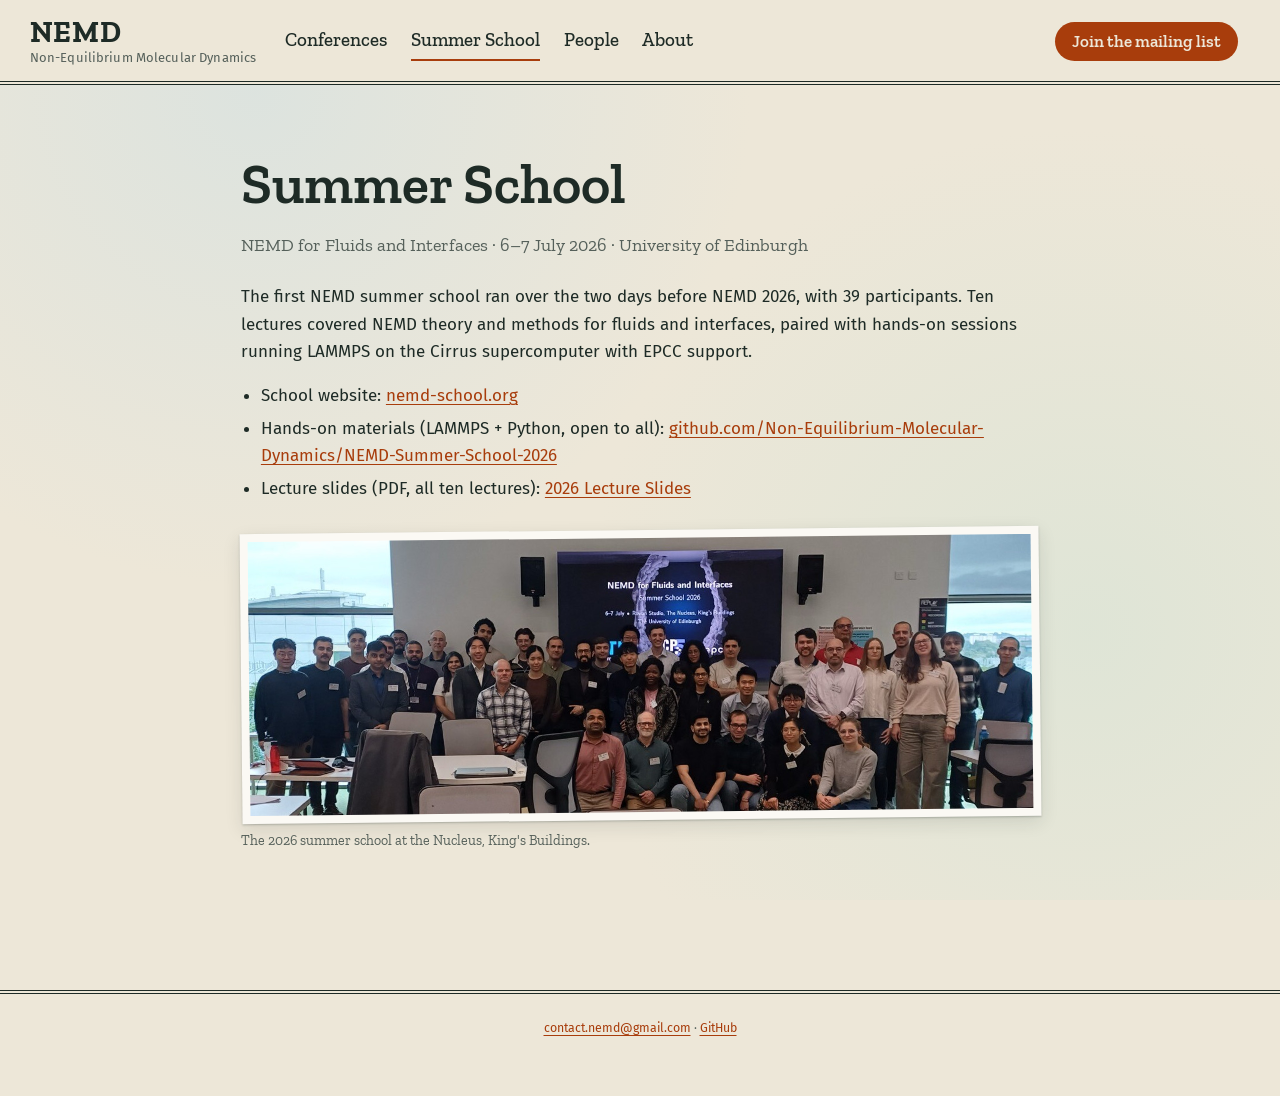
<file: summer-school.html>
<!DOCTYPE html>
<html xmlns="http://www.w3.org/1999/xhtml" lang="en" xml:lang="en"><head>

<meta charset="utf-8">
<meta name="generator" content="quarto-1.10.18">

<meta name="viewport" content="width=device-width, initial-scale=1.0, user-scalable=yes">


<title>Summer School – Non-Equilibrium Molecular Dynamics</title>
<style>
/* Default styles provided by pandoc.
** See https://pandoc.org/MANUAL.html#variables-for-html for config info.
*/
span.smallcaps{font-variant: small-caps;}
div.columns{display: flex; gap: 1.5em;}
div.column{flex: auto;}
@media screen {
div.columns{gap: min(4vw, 1.5em);}
div.column{overflow-x: auto;}
}
div.hanging-indent{margin-left: 1.5em; text-indent: -1.5em;}
ul.task-list{list-style: none;}
ul.task-list li input[type="checkbox"] {
  width: 0.8em;
  margin: 0 0.8em 0.2em -1em; /* quarto-specific, see https://github.com/quarto-dev/quarto-cli/issues/4556 */ 
  vertical-align: middle;
}
</style>


<script src="site_libs/quarto-nav/quarto-nav.js"></script>
<script src="site_libs/quarto-nav/headroom.min.js"></script>
<link href="./images/favicon.png" rel="icon" type="image/png">
<script src="site_libs/clipboard/clipboard.min.js"></script>
<script src="site_libs/quarto-html/quarto.js" type="module"></script>
<script src="site_libs/quarto-html/tabsets/tabsets.js" type="module"></script>
<script src="site_libs/quarto-html/popper.min.js"></script>
<script src="site_libs/quarto-html/tippy.umd.min.js"></script>
<link href="site_libs/quarto-html/tippy.css" rel="stylesheet">
<link href="site_libs/quarto-html/quarto-syntax-highlighting-64a204ab8560d761af7679ceaba22944.css" rel="stylesheet" id="quarto-text-highlighting-styles">
<script src="site_libs/bootstrap/bootstrap.min.js"></script>
<link href="site_libs/bootstrap/bootstrap-icons.css" rel="stylesheet">
<link href="site_libs/bootstrap/bootstrap-c4d3e0078a890bf3a79e9e11db7ee5ef.min.css" rel="stylesheet" append-hash="true" id="quarto-bootstrap" data-mode="light">
<script id="quarto-search-options" type="application/json">{
  "language": {
    "search-no-results-text": "No results",
    "search-matching-documents-text": "matching documents",
    "search-copy-link-title": "Copy link to search",
    "search-hide-matches-text": "Hide additional matches",
    "search-more-match-text": "more match in this document",
    "search-more-matches-text": "more matches in this document",
    "search-clear-button-title": "Clear",
    "search-text-placeholder": "",
    "search-detached-cancel-button-title": "Cancel",
    "search-submit-button-title": "Submit",
    "search-label": "Search"
  }
}</script>
<link rel="preconnect" href="https://fonts.googleapis.com">
<link href="https://fonts.googleapis.com/css2?family=Zilla+Slab:ital,wght@0,400;0,500;0,600;0,700;1,400&amp;family=Fira+Sans:ital,wght@0,400;0,500;0,600;1,400&amp;display=swap" rel="stylesheet">
<meta name="theme-color" content="#ede7d8">
<script>document.addEventListener('DOMContentLoaded',function(){var a=document.createElement('a');a.className='skip-link';a.href='#quarto-document-content';a.textContent='Skip to content';document.body.insertBefore(a,document.body.firstChild);});</script>


<link rel="stylesheet" href="styles.css">
</head>

<body class="nav-fixed fullcontent quarto-light">

<div id="quarto-search-results"></div>
  <header id="quarto-header" class="headroom fixed-top">
    <nav class="navbar navbar-expand-lg " data-bs-theme="dark">
      <div class="navbar-container container-fluid">
      <div class="navbar-brand-container mx-auto">
    <a class="navbar-brand" href="./index.html">
    <span class="navbar-title">NEMD</span>
    </a>
  </div>
          <button class="navbar-toggler" type="button" data-bs-toggle="collapse" data-bs-target="#navbarCollapse" aria-controls="navbarCollapse" role="menu" aria-expanded="false" aria-label="Toggle navigation" onclick="if (window.quartoToggleHeadroom) { window.quartoToggleHeadroom(); }">
  <span class="navbar-toggler-icon"></span>
</button>
          <div class="collapse navbar-collapse" id="navbarCollapse">
            <ul class="navbar-nav navbar-nav-scroll me-auto">
  <li class="nav-item">
    <a class="nav-link" href="./conferences.html"> 
<span class="menu-text">Conferences</span></a>
  </li>  
  <li class="nav-item">
    <a class="nav-link active" href="./summer-school.html" aria-current="page"> 
<span class="menu-text">Summer School</span></a>
  </li>  
  <li class="nav-item">
    <a class="nav-link" href="./people.html"> 
<span class="menu-text">People</span></a>
  </li>  
  <li class="nav-item">
    <a class="nav-link" href="./about.html"> 
<span class="menu-text">About</span></a>
  </li>  
</ul>
            <ul class="navbar-nav navbar-nav-scroll ms-auto">
  <li class="nav-item">
    <a class="nav-link" href="mailto:contact.nemd@gmail.com?subject=subscribe"> 
<span class="menu-text">Join the mailing list</span></a>
  </li>  
</ul>
          </div> <!-- /navcollapse -->
            <div class="quarto-navbar-tools">
</div>
      </div> <!-- /container-fluid -->
    </nav>
</header>
<!-- content -->
<div id="quarto-content" class="quarto-container page-columns page-rows-contents page-layout-article page-navbar">
<!-- sidebar -->
<!-- margin-sidebar -->
    
<!-- main -->
<main class="content" id="quarto-document-content">

<header id="title-block-header" class="quarto-title-block default">
<div class="quarto-title">
<h1 class="title">Summer School</h1>
</div>



<div class="quarto-title-meta">

    
  
    
  </div>
  


</header>


<p class="event-meta">NEMD for Fluids and Interfaces · 6–7 July 2026 · University of Edinburgh</p>
<p>The first NEMD summer school ran over the two days before NEMD 2026, with 39 participants. Ten lectures covered NEMD theory and methods for fluids and interfaces, paired with hands-on sessions running LAMMPS on the Cirrus supercomputer with EPCC support.</p>
<ul>
<li>School website: <a href="https://nemd-school.org">nemd-school.org</a></li>
<li>Hands-on materials (LAMMPS + Python, open to all): <a href="https://github.com/Non-Equilibrium-Molecular-Dynamics/NEMD-Summer-School-2026">github.com/Non-Equilibrium-Molecular-Dynamics/NEMD-Summer-School-2026</a></li>
<li>Lecture slides (PDF, all ten lectures): <a href="https://github.com/Non-Equilibrium-Molecular-Dynamics/NEMD-Summer-School-2026/releases/tag/slides-2026">2026 Lecture Slides</a></li>
</ul>
<div class="event-photo"><img src="images/school-2026.jpg" alt="Group photo of the 2026 summer school participants"></div>
<p class="photo-credit">The 2026 summer school at the Nucleus, King's Buildings.</p>



</main> <!-- /main -->
<script id="quarto-html-after-body" type="application/javascript">
  window.document.addEventListener("DOMContentLoaded", function (event) {
    const isCodeAnnotation = (el) => {
      for (const clz of el.classList) {
        if (clz.startsWith('code-annotation-')) {                     
          return true;
        }
      }
      return false;
    }
    const onCopySuccess = function(e) {
      // button target
      const button = e.trigger;
      // don't keep focus
      button.blur();
      // flash "checked"
      button.classList.add('code-copy-button-checked');
      var currentTitle = button.getAttribute("title");
      button.setAttribute("title", "Copied!");
      let tooltip;
      if (window.bootstrap) {
        button.setAttribute("data-bs-toggle", "tooltip");
        button.setAttribute("data-bs-placement", "left");
        button.setAttribute("data-bs-title", "Copied!");
        tooltip = new bootstrap.Tooltip(button, 
          { trigger: "manual", 
            customClass: "code-copy-button-tooltip",
            offset: [0, -8]});
        tooltip.show();    
      }
      setTimeout(function() {
        if (tooltip) {
          tooltip.hide();
          button.removeAttribute("data-bs-title");
          button.removeAttribute("data-bs-toggle");
          button.removeAttribute("data-bs-placement");
        }
        button.setAttribute("title", currentTitle);
        button.classList.remove('code-copy-button-checked');
      }, 1000);
      // clear code selection
      e.clearSelection();
    }
    const getTextToCopy = function(trigger) {
      const outerScaffold = trigger.parentElement.cloneNode(true);
      const codeEl = outerScaffold.querySelector('code');
      for (const childEl of codeEl.children) {
        if (isCodeAnnotation(childEl)) {
          childEl.remove();
        }
      }
      return codeEl.innerText;
    }
    const clipboard = new window.ClipboardJS('.code-copy-button:not([data-in-quarto-modal])', {
      text: getTextToCopy
    });
    clipboard.on('success', onCopySuccess);
    if (window.document.getElementById('quarto-embedded-source-code-modal')) {
      const clipboardModal = new window.ClipboardJS('.code-copy-button[data-in-quarto-modal]', {
        text: getTextToCopy,
        container: window.document.getElementById('quarto-embedded-source-code-modal')
      });
      clipboardModal.on('success', onCopySuccess);
    }
      var localhostRegex = new RegExp(/^(?:http|https):\/\/localhost\:?[0-9]*\//);
      var mailtoRegex = new RegExp(/^mailto:/);
        var filterRegex = new RegExp("https:\/\/non-equilibrium-molecular-dynamics\.github\.io");
      var isInternal = (href) => {
          return filterRegex.test(href) || localhostRegex.test(href) || mailtoRegex.test(href);
      }
      // Inspect non-navigation links and adorn them if external
     var links = window.document.querySelectorAll('a[href]:not(.nav-link):not(.navbar-brand):not(.toc-action):not(.sidebar-link):not(.sidebar-item-toggle):not(.pagination-link):not(.no-external):not([aria-hidden]):not(.dropdown-item):not(.quarto-navigation-tool):not(.about-link)');
      for (var i=0; i<links.length; i++) {
        const link = links[i];
        if (!isInternal(link.href)) {
          // undo the damage that might have been done by quarto-nav.js in the case of
          // links that we want to consider external
          if (link.dataset.originalHref !== undefined) {
            link.href = link.dataset.originalHref;
          }
            // target, if specified
            link.setAttribute("target", "_blank");
            if (link.getAttribute("rel") === null) {
              link.setAttribute("rel", "noopener");
            }
        }
      }
    function tippyHover(el, contentFn, onTriggerFn, onUntriggerFn) {
      const config = {
        allowHTML: true,
        maxWidth: 500,
        delay: 100,
        arrow: false,
        appendTo: function(el) {
            return el.parentElement;
        },
        interactive: true,
        interactiveBorder: 10,
        theme: 'quarto',
        placement: 'bottom-start',
      };
      if (contentFn) {
        config.content = contentFn;
      }
      if (onTriggerFn) {
        config.onTrigger = onTriggerFn;
      }
      if (onUntriggerFn) {
        config.onUntrigger = onUntriggerFn;
      }
      window.tippy(el, config); 
    }
    const noterefs = window.document.querySelectorAll('a[role="doc-noteref"]');
    for (var i=0; i<noterefs.length; i++) {
      const ref = noterefs[i];
      tippyHover(ref, function() {
        // use id or data attribute instead here
        let href = ref.getAttribute('data-footnote-href') || ref.getAttribute('href');
        try { href = new URL(href).hash; } catch {}
        const id = href.replace(/^#\/?/, "");
        const note = window.document.getElementById(id);
        if (note) {
          return note.innerHTML;
        } else {
          return "";
        }
      });
    }
    const xrefs = window.document.querySelectorAll('a.quarto-xref');
    const processXRef = (id, note) => {
      // Strip column container classes
      const stripColumnClz = (el) => {
        el.classList.remove("page-full", "page-columns");
        if (el.children) {
          for (const child of el.children) {
            stripColumnClz(child);
          }
        }
      }
      stripColumnClz(note)
      if (id === null || id.startsWith('sec-')) {
        // Special case sections, only their first couple elements
        const container = document.createElement("div");
        if (note.children && note.children.length > 2) {
          container.appendChild(note.children[0].cloneNode(true));
          for (let i = 1; i < note.children.length; i++) {
            const child = note.children[i];
            if (child.tagName === "P" && child.innerText === "") {
              continue;
            } else {
              container.appendChild(child.cloneNode(true));
              break;
            }
          }
          if (window.Quarto?.typesetMath) {
            window.Quarto.typesetMath(container);
          }
          return container.innerHTML
        } else {
          if (window.Quarto?.typesetMath) {
            window.Quarto.typesetMath(note);
          }
          return note.innerHTML;
        }
      } else {
        // Remove any anchor links if they are present
        const anchorLink = note.querySelector('a.anchorjs-link');
        if (anchorLink) {
          anchorLink.remove();
        }
        if (window.Quarto?.typesetMath) {
          window.Quarto.typesetMath(note);
        }
        if (note.classList.contains("callout")) {
          return note.outerHTML;
        } else {
          return note.innerHTML;
        }
      }
    }
    for (var i=0; i<xrefs.length; i++) {
      const xref = xrefs[i];
      tippyHover(xref, undefined, function(instance) {
        instance.disable();
        let url = xref.getAttribute('href');
        let hash = undefined; 
        if (url.startsWith('#')) {
          hash = url;
        } else {
          try { hash = new URL(url).hash; } catch {}
        }
        if (hash) {
          const id = hash.replace(/^#\/?/, "");
          const note = window.document.getElementById(id);
          if (note !== null) {
            try {
              const html = processXRef(id, note.cloneNode(true));
              instance.setContent(html);
            } finally {
              instance.enable();
              instance.show();
            }
          } else {
            // See if we can fetch this
            fetch(url.split('#')[0])
            .then(res => res.text())
            .then(html => {
              const parser = new DOMParser();
              const htmlDoc = parser.parseFromString(html, "text/html");
              const note = htmlDoc.getElementById(id);
              if (note !== null) {
                const html = processXRef(id, note);
                instance.setContent(html);
              } 
            }).finally(() => {
              instance.enable();
              instance.show();
            });
          }
        } else {
          // See if we can fetch a full url (with no hash to target)
          // This is a special case and we should probably do some content thinning / targeting
          fetch(url)
          .then(res => res.text())
          .then(html => {
            const parser = new DOMParser();
            const htmlDoc = parser.parseFromString(html, "text/html");
            const note = htmlDoc.querySelector('main.content');
            if (note !== null) {
              // This should only happen for chapter cross references
              // (since there is no id in the URL)
              // remove the first header
              if (note.children.length > 0 && note.children[0].tagName === "HEADER") {
                note.children[0].remove();
              }
              const html = processXRef(null, note);
              instance.setContent(html);
            } 
          }).finally(() => {
            instance.enable();
            instance.show();
          });
        }
      }, function(instance) {
      });
    }
        let selectedAnnoteEl;
        const selectorForAnnotation = ( cell, annotation) => {
          let cellAttr = 'data-code-cell="' + cell + '"';
          let lineAttr = 'data-code-annotation="' +  annotation + '"';
          const selector = 'span[' + cellAttr + '][' + lineAttr + ']';
          return selector;
        }
        const selectCodeLines = (annoteEl) => {
          const doc = window.document;
          const targetCell = annoteEl.getAttribute("data-target-cell");
          const targetAnnotation = annoteEl.getAttribute("data-target-annotation");
          const annoteSpan = window.document.querySelector(selectorForAnnotation(targetCell, targetAnnotation));
          const lines = annoteSpan.getAttribute("data-code-lines").split(",");
          const lineIds = lines.map((line) => {
            return targetCell + "-" + line;
          })
          let top = null;
          let height = null;
          let parent = null;
          if (lineIds.length > 0) {
              //compute the position of the single el (top and bottom and make a div)
              const el = window.document.getElementById(lineIds[0]);
              top = el.offsetTop;
              height = el.offsetHeight;
              parent = el.parentElement.parentElement;
            if (lineIds.length > 1) {
              const lastEl = window.document.getElementById(lineIds[lineIds.length - 1]);
              const bottom = lastEl.offsetTop + lastEl.offsetHeight;
              height = bottom - top;
            }
            if (top !== null && height !== null && parent !== null) {
              // cook up a div (if necessary) and position it 
              let div = window.document.getElementById("code-annotation-line-highlight");
              if (div === null) {
                div = window.document.createElement("div");
                div.setAttribute("id", "code-annotation-line-highlight");
                div.style.position = 'absolute';
                parent.appendChild(div);
              }
              div.style.top = top - 2 + "px";
              div.style.height = height + 4 + "px";
              div.style.left = 0;
              let gutterDiv = window.document.getElementById("code-annotation-line-highlight-gutter");
              if (gutterDiv === null) {
                gutterDiv = window.document.createElement("div");
                gutterDiv.setAttribute("id", "code-annotation-line-highlight-gutter");
                gutterDiv.style.position = 'absolute';
                const codeCell = window.document.getElementById(targetCell);
                const gutter = codeCell.querySelector('.code-annotation-gutter');
                gutter.appendChild(gutterDiv);
              }
              gutterDiv.style.top = top - 2 + "px";
              gutterDiv.style.height = height + 4 + "px";
            }
            selectedAnnoteEl = annoteEl;
          }
        };
        const unselectCodeLines = () => {
          const elementsIds = ["code-annotation-line-highlight", "code-annotation-line-highlight-gutter"];
          elementsIds.forEach((elId) => {
            const div = window.document.getElementById(elId);
            if (div) {
              div.remove();
            }
          });
          selectedAnnoteEl = undefined;
        };
          // Handle positioning of the toggle
      window.addEventListener(
        "resize",
        throttle(() => {
          elRect = undefined;
          if (selectedAnnoteEl) {
            selectCodeLines(selectedAnnoteEl);
          }
        }, 10)
      );
      function throttle(fn, ms) {
      let throttle = false;
      let timer;
        return (...args) => {
          if(!throttle) { // first call gets through
              fn.apply(this, args);
              throttle = true;
          } else { // all the others get throttled
              if(timer) clearTimeout(timer); // cancel #2
              timer = setTimeout(() => {
                fn.apply(this, args);
                timer = throttle = false;
              }, ms);
          }
        };
      }
        // Attach click handler to the DT
        const annoteDls = window.document.querySelectorAll('dt[data-target-cell]');
        for (const annoteDlNode of annoteDls) {
          annoteDlNode.addEventListener('click', (event) => {
            const clickedEl = event.target;
            if (clickedEl !== selectedAnnoteEl) {
              unselectCodeLines();
              const activeEl = window.document.querySelector('dt[data-target-cell].code-annotation-active');
              if (activeEl) {
                activeEl.classList.remove('code-annotation-active');
              }
              selectCodeLines(clickedEl);
              clickedEl.classList.add('code-annotation-active');
            } else {
              // Unselect the line
              unselectCodeLines();
              clickedEl.classList.remove('code-annotation-active');
            }
          });
        }
    const findCites = (el) => {
      const parentEl = el.parentElement;
      if (parentEl) {
        const cites = parentEl.dataset.cites;
        if (cites) {
          return {
            el,
            cites: cites.split(' ')
          };
        } else {
          return findCites(el.parentElement)
        }
      } else {
        return undefined;
      }
    };
    var bibliorefs = window.document.querySelectorAll('a[role="doc-biblioref"]');
    for (var i=0; i<bibliorefs.length; i++) {
      const ref = bibliorefs[i];
      const citeInfo = findCites(ref);
      if (citeInfo) {
        tippyHover(citeInfo.el, function() {
          var popup = window.document.createElement('div');
          citeInfo.cites.forEach(function(cite) {
            var citeDiv = window.document.createElement('div');
            citeDiv.classList.add('hanging-indent');
            citeDiv.classList.add('csl-entry');
            var biblioDiv = window.document.getElementById('ref-' + cite);
            if (biblioDiv) {
              citeDiv.innerHTML = biblioDiv.innerHTML;
            }
            popup.appendChild(citeDiv);
          });
          return popup.innerHTML;
        });
      }
    }
  });
  </script>
</div> <!-- /content -->
<footer class="footer">
  <div class="nav-footer">
    <div class="nav-footer-left">
      &nbsp;
    </div>   
    <div class="nav-footer-center">
<p><a href="mailto:contact.nemd@gmail.com">contact.nemd@gmail.com</a> · <a href="https://github.com/Non-Equilibrium-Molecular-Dynamics">GitHub</a></p>
</div>
    <div class="nav-footer-right">
      &nbsp;
    </div>
  </div>
</footer>




</body></html>
</file>
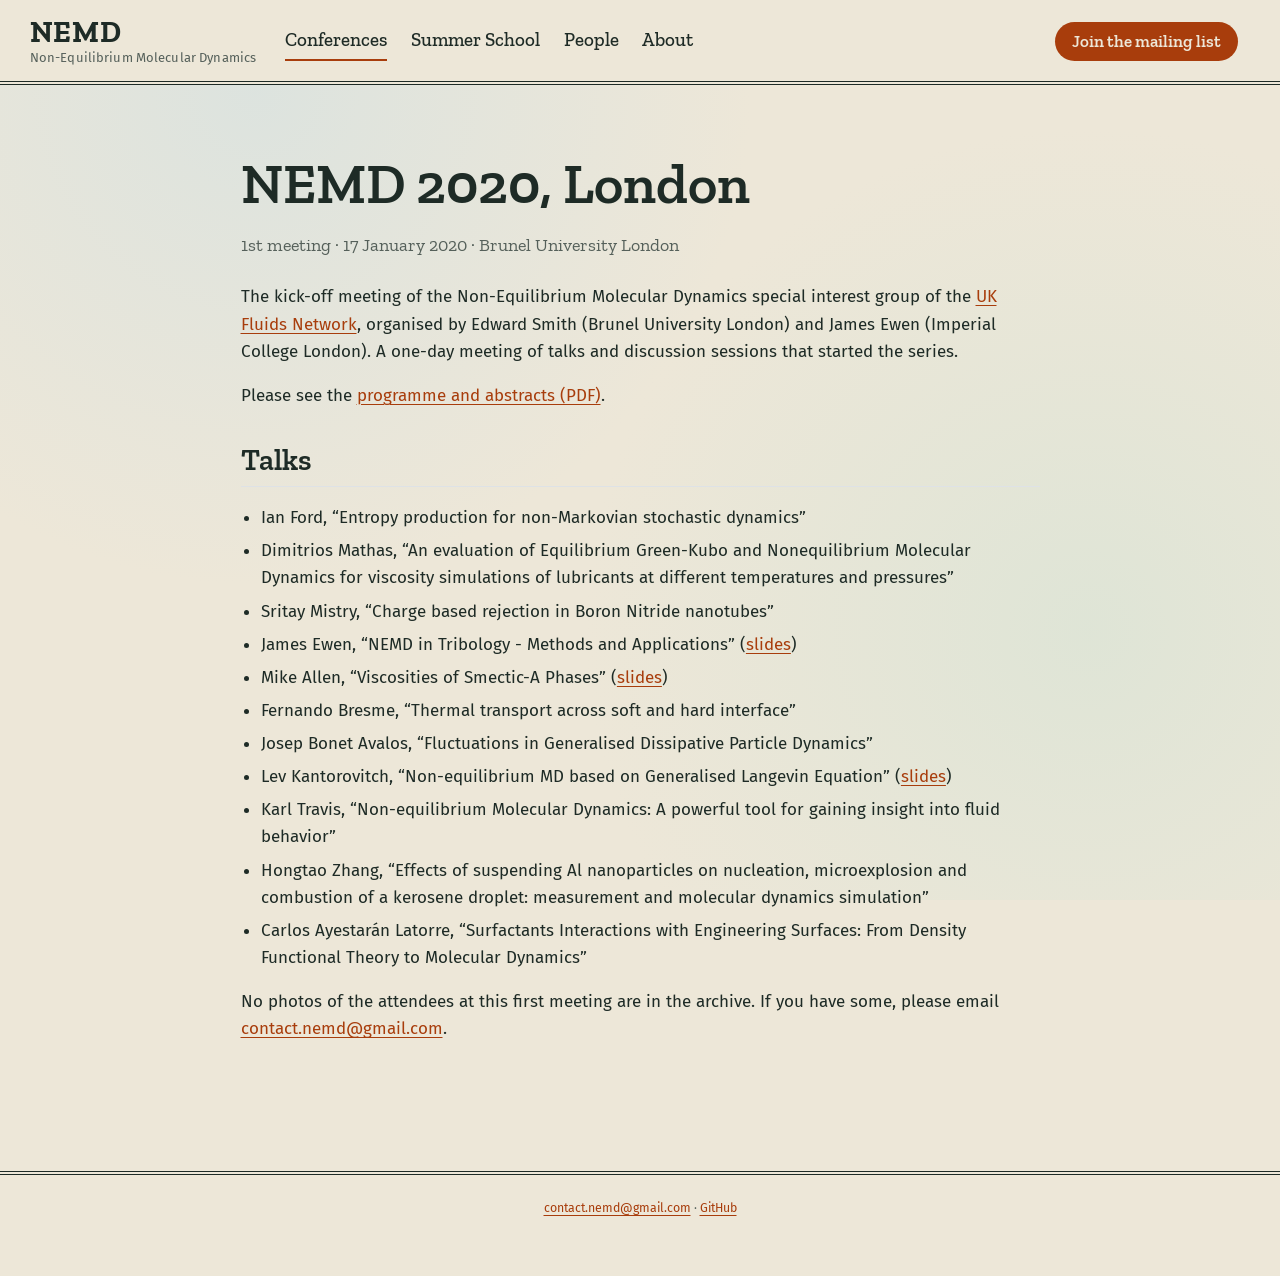
<file: conferences/nemd-2020.html>
<!DOCTYPE html>
<html xmlns="http://www.w3.org/1999/xhtml" lang="en" xml:lang="en"><head>

<meta charset="utf-8">
<meta name="generator" content="quarto-1.10.18">

<meta name="viewport" content="width=device-width, initial-scale=1.0, user-scalable=yes">


<title>NEMD 2020, London – Non-Equilibrium Molecular Dynamics</title>
<style>
/* Default styles provided by pandoc.
** See https://pandoc.org/MANUAL.html#variables-for-html for config info.
*/
span.smallcaps{font-variant: small-caps;}
div.columns{display: flex; gap: 1.5em;}
div.column{flex: auto;}
@media screen {
div.columns{gap: min(4vw, 1.5em);}
div.column{overflow-x: auto;}
}
div.hanging-indent{margin-left: 1.5em; text-indent: -1.5em;}
ul.task-list{list-style: none;}
ul.task-list li input[type="checkbox"] {
  width: 0.8em;
  margin: 0 0.8em 0.2em -1em; /* quarto-specific, see https://github.com/quarto-dev/quarto-cli/issues/4556 */ 
  vertical-align: middle;
}
</style>


<script src="../site_libs/quarto-nav/quarto-nav.js"></script>
<script src="../site_libs/quarto-nav/headroom.min.js"></script>
<link href="../images/favicon.png" rel="icon" type="image/png">
<script src="../site_libs/clipboard/clipboard.min.js"></script>
<script src="../site_libs/quarto-html/quarto.js" type="module"></script>
<script src="../site_libs/quarto-html/tabsets/tabsets.js" type="module"></script>
<script src="../site_libs/quarto-html/popper.min.js"></script>
<script src="../site_libs/quarto-html/tippy.umd.min.js"></script>
<link href="../site_libs/quarto-html/tippy.css" rel="stylesheet">
<link href="../site_libs/quarto-html/quarto-syntax-highlighting-64a204ab8560d761af7679ceaba22944.css" rel="stylesheet" id="quarto-text-highlighting-styles">
<script src="../site_libs/bootstrap/bootstrap.min.js"></script>
<link href="../site_libs/bootstrap/bootstrap-icons.css" rel="stylesheet">
<link href="../site_libs/bootstrap/bootstrap-c4d3e0078a890bf3a79e9e11db7ee5ef.min.css" rel="stylesheet" append-hash="true" id="quarto-bootstrap" data-mode="light">
<script id="quarto-search-options" type="application/json">{
  "language": {
    "search-no-results-text": "No results",
    "search-matching-documents-text": "matching documents",
    "search-copy-link-title": "Copy link to search",
    "search-hide-matches-text": "Hide additional matches",
    "search-more-match-text": "more match in this document",
    "search-more-matches-text": "more matches in this document",
    "search-clear-button-title": "Clear",
    "search-text-placeholder": "",
    "search-detached-cancel-button-title": "Cancel",
    "search-submit-button-title": "Submit",
    "search-label": "Search"
  }
}</script>
<link rel="preconnect" href="https://fonts.googleapis.com">
<link href="https://fonts.googleapis.com/css2?family=Zilla+Slab:ital,wght@0,400;0,500;0,600;0,700;1,400&amp;family=Fira+Sans:ital,wght@0,400;0,500;0,600;1,400&amp;display=swap" rel="stylesheet">
<meta name="theme-color" content="#ede7d8">
<script>document.addEventListener('DOMContentLoaded',function(){var a=document.createElement('a');a.className='skip-link';a.href='#quarto-document-content';a.textContent='Skip to content';document.body.insertBefore(a,document.body.firstChild);});</script>


<link rel="stylesheet" href="../styles.css">
</head>

<body class="nav-fixed conference-page fullcontent quarto-light">

<div id="quarto-search-results"></div>
  <header id="quarto-header" class="headroom fixed-top">
    <nav class="navbar navbar-expand-lg " data-bs-theme="dark">
      <div class="navbar-container container-fluid">
      <div class="navbar-brand-container mx-auto">
    <a class="navbar-brand" href="../index.html">
    <span class="navbar-title">NEMD</span>
    </a>
  </div>
          <button class="navbar-toggler" type="button" data-bs-toggle="collapse" data-bs-target="#navbarCollapse" aria-controls="navbarCollapse" role="menu" aria-expanded="false" aria-label="Toggle navigation" onclick="if (window.quartoToggleHeadroom) { window.quartoToggleHeadroom(); }">
  <span class="navbar-toggler-icon"></span>
</button>
          <div class="collapse navbar-collapse" id="navbarCollapse">
            <ul class="navbar-nav navbar-nav-scroll me-auto">
  <li class="nav-item">
    <a class="nav-link" href="../conferences.html"> 
<span class="menu-text">Conferences</span></a>
  </li>  
  <li class="nav-item">
    <a class="nav-link" href="../summer-school.html"> 
<span class="menu-text">Summer School</span></a>
  </li>  
  <li class="nav-item">
    <a class="nav-link" href="../people.html"> 
<span class="menu-text">People</span></a>
  </li>  
  <li class="nav-item">
    <a class="nav-link" href="../about.html"> 
<span class="menu-text">About</span></a>
  </li>  
</ul>
            <ul class="navbar-nav navbar-nav-scroll ms-auto">
  <li class="nav-item">
    <a class="nav-link" href="mailto:contact.nemd@gmail.com?subject=subscribe"> 
<span class="menu-text">Join the mailing list</span></a>
  </li>  
</ul>
          </div> <!-- /navcollapse -->
            <div class="quarto-navbar-tools">
</div>
      </div> <!-- /container-fluid -->
    </nav>
</header>
<!-- content -->
<div id="quarto-content" class="quarto-container page-columns page-rows-contents page-layout-article page-navbar">
<!-- sidebar -->
<!-- margin-sidebar -->
    
<!-- main -->
<main class="content" id="quarto-document-content">

<header id="title-block-header" class="quarto-title-block default">
<div class="quarto-title">
<h1 class="title">NEMD 2020, London</h1>
</div>



<div class="quarto-title-meta">

    
  
    
  </div>
  


</header>


<p class="event-meta">1st meeting · 17 January 2020 · Brunel University London</p>
<p>The kick-off meeting of the Non-Equilibrium Molecular Dynamics special interest group of the <a href="https://fluids.ac.uk/sig/NonEqmMD">UK Fluids Network</a>, organised by Edward Smith (Brunel University London) and James Ewen (Imperial College London). A one-day meeting of talks and discussion sessions that started the series.</p>
<p>Please see the <a href="../files/NEMD_SIG1_abstracts.pdf">programme and abstracts (PDF)</a>.</p>
<section id="talks" class="level2">
<h2 data-anchor-id="talks">Talks</h2>
<ul>
<li>Ian Ford, “Entropy production for non-Markovian stochastic dynamics”</li>
<li>Dimitrios Mathas, “An evaluation of Equilibrium Green-Kubo and Nonequilibrium Molecular Dynamics for viscosity simulations of lubricants at different temperatures and pressures”</li>
<li>Sritay Mistry, “Charge based rejection in Boron Nitride nanotubes”</li>
<li>James Ewen, “NEMD in Tribology - Methods and Applications” (<a href="https://github.com/Non-Equilibrium-Molecular-Dynamics/non-equilibrium-molecular-dynamics.github.io/releases/download/nemd-2020-slides/Ewen_J_seminar.pdf">slides</a>)</li>
<li>Mike Allen, “Viscosities of Smectic-A Phases” (<a href="https://github.com/Non-Equilibrium-Molecular-Dynamics/non-equilibrium-molecular-dynamics.github.io/releases/download/nemd-2020-slides/Allen_M_seminar.pdf">slides</a>)</li>
<li>Fernando Bresme, “Thermal transport across soft and hard interface”</li>
<li>Josep Bonet Avalos, “Fluctuations in Generalised Dissipative Particle Dynamics”</li>
<li>Lev Kantorovitch, “Non-equilibrium MD based on Generalised Langevin Equation” (<a href="https://github.com/Non-Equilibrium-Molecular-Dynamics/non-equilibrium-molecular-dynamics.github.io/releases/download/nemd-2020-slides/Kantorovich_L_seminar.pdf">slides</a>)</li>
<li>Karl Travis, “Non-equilibrium Molecular Dynamics: A powerful tool for gaining insight into fluid behavior”</li>
<li>Hongtao Zhang, “Effects of suspending Al nanoparticles on nucleation, microexplosion and combustion of a kerosene droplet: measurement and molecular dynamics simulation”</li>
<li>Carlos Ayestarán Latorre, “Surfactants Interactions with Engineering Surfaces: From Density Functional Theory to Molecular Dynamics”</li>
</ul>
<p>No photos of the attendees at this first meeting are in the archive. If you have some, please email <a href="mailto:contact.nemd@gmail.com">contact.nemd@gmail.com</a>.</p>


</section>

</main> <!-- /main -->
<script id="quarto-html-after-body" type="application/javascript">
  window.document.addEventListener("DOMContentLoaded", function (event) {
    const isCodeAnnotation = (el) => {
      for (const clz of el.classList) {
        if (clz.startsWith('code-annotation-')) {                     
          return true;
        }
      }
      return false;
    }
    const onCopySuccess = function(e) {
      // button target
      const button = e.trigger;
      // don't keep focus
      button.blur();
      // flash "checked"
      button.classList.add('code-copy-button-checked');
      var currentTitle = button.getAttribute("title");
      button.setAttribute("title", "Copied!");
      let tooltip;
      if (window.bootstrap) {
        button.setAttribute("data-bs-toggle", "tooltip");
        button.setAttribute("data-bs-placement", "left");
        button.setAttribute("data-bs-title", "Copied!");
        tooltip = new bootstrap.Tooltip(button, 
          { trigger: "manual", 
            customClass: "code-copy-button-tooltip",
            offset: [0, -8]});
        tooltip.show();    
      }
      setTimeout(function() {
        if (tooltip) {
          tooltip.hide();
          button.removeAttribute("data-bs-title");
          button.removeAttribute("data-bs-toggle");
          button.removeAttribute("data-bs-placement");
        }
        button.setAttribute("title", currentTitle);
        button.classList.remove('code-copy-button-checked');
      }, 1000);
      // clear code selection
      e.clearSelection();
    }
    const getTextToCopy = function(trigger) {
      const outerScaffold = trigger.parentElement.cloneNode(true);
      const codeEl = outerScaffold.querySelector('code');
      for (const childEl of codeEl.children) {
        if (isCodeAnnotation(childEl)) {
          childEl.remove();
        }
      }
      return codeEl.innerText;
    }
    const clipboard = new window.ClipboardJS('.code-copy-button:not([data-in-quarto-modal])', {
      text: getTextToCopy
    });
    clipboard.on('success', onCopySuccess);
    if (window.document.getElementById('quarto-embedded-source-code-modal')) {
      const clipboardModal = new window.ClipboardJS('.code-copy-button[data-in-quarto-modal]', {
        text: getTextToCopy,
        container: window.document.getElementById('quarto-embedded-source-code-modal')
      });
      clipboardModal.on('success', onCopySuccess);
    }
      var localhostRegex = new RegExp(/^(?:http|https):\/\/localhost\:?[0-9]*\//);
      var mailtoRegex = new RegExp(/^mailto:/);
        var filterRegex = new RegExp("https:\/\/non-equilibrium-molecular-dynamics\.github\.io");
      var isInternal = (href) => {
          return filterRegex.test(href) || localhostRegex.test(href) || mailtoRegex.test(href);
      }
      // Inspect non-navigation links and adorn them if external
     var links = window.document.querySelectorAll('a[href]:not(.nav-link):not(.navbar-brand):not(.toc-action):not(.sidebar-link):not(.sidebar-item-toggle):not(.pagination-link):not(.no-external):not([aria-hidden]):not(.dropdown-item):not(.quarto-navigation-tool):not(.about-link)');
      for (var i=0; i<links.length; i++) {
        const link = links[i];
        if (!isInternal(link.href)) {
          // undo the damage that might have been done by quarto-nav.js in the case of
          // links that we want to consider external
          if (link.dataset.originalHref !== undefined) {
            link.href = link.dataset.originalHref;
          }
            // target, if specified
            link.setAttribute("target", "_blank");
            if (link.getAttribute("rel") === null) {
              link.setAttribute("rel", "noopener");
            }
        }
      }
    function tippyHover(el, contentFn, onTriggerFn, onUntriggerFn) {
      const config = {
        allowHTML: true,
        maxWidth: 500,
        delay: 100,
        arrow: false,
        appendTo: function(el) {
            return el.parentElement;
        },
        interactive: true,
        interactiveBorder: 10,
        theme: 'quarto',
        placement: 'bottom-start',
      };
      if (contentFn) {
        config.content = contentFn;
      }
      if (onTriggerFn) {
        config.onTrigger = onTriggerFn;
      }
      if (onUntriggerFn) {
        config.onUntrigger = onUntriggerFn;
      }
      window.tippy(el, config); 
    }
    const noterefs = window.document.querySelectorAll('a[role="doc-noteref"]');
    for (var i=0; i<noterefs.length; i++) {
      const ref = noterefs[i];
      tippyHover(ref, function() {
        // use id or data attribute instead here
        let href = ref.getAttribute('data-footnote-href') || ref.getAttribute('href');
        try { href = new URL(href).hash; } catch {}
        const id = href.replace(/^#\/?/, "");
        const note = window.document.getElementById(id);
        if (note) {
          return note.innerHTML;
        } else {
          return "";
        }
      });
    }
    const xrefs = window.document.querySelectorAll('a.quarto-xref');
    const processXRef = (id, note) => {
      // Strip column container classes
      const stripColumnClz = (el) => {
        el.classList.remove("page-full", "page-columns");
        if (el.children) {
          for (const child of el.children) {
            stripColumnClz(child);
          }
        }
      }
      stripColumnClz(note)
      if (id === null || id.startsWith('sec-')) {
        // Special case sections, only their first couple elements
        const container = document.createElement("div");
        if (note.children && note.children.length > 2) {
          container.appendChild(note.children[0].cloneNode(true));
          for (let i = 1; i < note.children.length; i++) {
            const child = note.children[i];
            if (child.tagName === "P" && child.innerText === "") {
              continue;
            } else {
              container.appendChild(child.cloneNode(true));
              break;
            }
          }
          if (window.Quarto?.typesetMath) {
            window.Quarto.typesetMath(container);
          }
          return container.innerHTML
        } else {
          if (window.Quarto?.typesetMath) {
            window.Quarto.typesetMath(note);
          }
          return note.innerHTML;
        }
      } else {
        // Remove any anchor links if they are present
        const anchorLink = note.querySelector('a.anchorjs-link');
        if (anchorLink) {
          anchorLink.remove();
        }
        if (window.Quarto?.typesetMath) {
          window.Quarto.typesetMath(note);
        }
        if (note.classList.contains("callout")) {
          return note.outerHTML;
        } else {
          return note.innerHTML;
        }
      }
    }
    for (var i=0; i<xrefs.length; i++) {
      const xref = xrefs[i];
      tippyHover(xref, undefined, function(instance) {
        instance.disable();
        let url = xref.getAttribute('href');
        let hash = undefined; 
        if (url.startsWith('#')) {
          hash = url;
        } else {
          try { hash = new URL(url).hash; } catch {}
        }
        if (hash) {
          const id = hash.replace(/^#\/?/, "");
          const note = window.document.getElementById(id);
          if (note !== null) {
            try {
              const html = processXRef(id, note.cloneNode(true));
              instance.setContent(html);
            } finally {
              instance.enable();
              instance.show();
            }
          } else {
            // See if we can fetch this
            fetch(url.split('#')[0])
            .then(res => res.text())
            .then(html => {
              const parser = new DOMParser();
              const htmlDoc = parser.parseFromString(html, "text/html");
              const note = htmlDoc.getElementById(id);
              if (note !== null) {
                const html = processXRef(id, note);
                instance.setContent(html);
              } 
            }).finally(() => {
              instance.enable();
              instance.show();
            });
          }
        } else {
          // See if we can fetch a full url (with no hash to target)
          // This is a special case and we should probably do some content thinning / targeting
          fetch(url)
          .then(res => res.text())
          .then(html => {
            const parser = new DOMParser();
            const htmlDoc = parser.parseFromString(html, "text/html");
            const note = htmlDoc.querySelector('main.content');
            if (note !== null) {
              // This should only happen for chapter cross references
              // (since there is no id in the URL)
              // remove the first header
              if (note.children.length > 0 && note.children[0].tagName === "HEADER") {
                note.children[0].remove();
              }
              const html = processXRef(null, note);
              instance.setContent(html);
            } 
          }).finally(() => {
            instance.enable();
            instance.show();
          });
        }
      }, function(instance) {
      });
    }
        let selectedAnnoteEl;
        const selectorForAnnotation = ( cell, annotation) => {
          let cellAttr = 'data-code-cell="' + cell + '"';
          let lineAttr = 'data-code-annotation="' +  annotation + '"';
          const selector = 'span[' + cellAttr + '][' + lineAttr + ']';
          return selector;
        }
        const selectCodeLines = (annoteEl) => {
          const doc = window.document;
          const targetCell = annoteEl.getAttribute("data-target-cell");
          const targetAnnotation = annoteEl.getAttribute("data-target-annotation");
          const annoteSpan = window.document.querySelector(selectorForAnnotation(targetCell, targetAnnotation));
          const lines = annoteSpan.getAttribute("data-code-lines").split(",");
          const lineIds = lines.map((line) => {
            return targetCell + "-" + line;
          })
          let top = null;
          let height = null;
          let parent = null;
          if (lineIds.length > 0) {
              //compute the position of the single el (top and bottom and make a div)
              const el = window.document.getElementById(lineIds[0]);
              top = el.offsetTop;
              height = el.offsetHeight;
              parent = el.parentElement.parentElement;
            if (lineIds.length > 1) {
              const lastEl = window.document.getElementById(lineIds[lineIds.length - 1]);
              const bottom = lastEl.offsetTop + lastEl.offsetHeight;
              height = bottom - top;
            }
            if (top !== null && height !== null && parent !== null) {
              // cook up a div (if necessary) and position it 
              let div = window.document.getElementById("code-annotation-line-highlight");
              if (div === null) {
                div = window.document.createElement("div");
                div.setAttribute("id", "code-annotation-line-highlight");
                div.style.position = 'absolute';
                parent.appendChild(div);
              }
              div.style.top = top - 2 + "px";
              div.style.height = height + 4 + "px";
              div.style.left = 0;
              let gutterDiv = window.document.getElementById("code-annotation-line-highlight-gutter");
              if (gutterDiv === null) {
                gutterDiv = window.document.createElement("div");
                gutterDiv.setAttribute("id", "code-annotation-line-highlight-gutter");
                gutterDiv.style.position = 'absolute';
                const codeCell = window.document.getElementById(targetCell);
                const gutter = codeCell.querySelector('.code-annotation-gutter');
                gutter.appendChild(gutterDiv);
              }
              gutterDiv.style.top = top - 2 + "px";
              gutterDiv.style.height = height + 4 + "px";
            }
            selectedAnnoteEl = annoteEl;
          }
        };
        const unselectCodeLines = () => {
          const elementsIds = ["code-annotation-line-highlight", "code-annotation-line-highlight-gutter"];
          elementsIds.forEach((elId) => {
            const div = window.document.getElementById(elId);
            if (div) {
              div.remove();
            }
          });
          selectedAnnoteEl = undefined;
        };
          // Handle positioning of the toggle
      window.addEventListener(
        "resize",
        throttle(() => {
          elRect = undefined;
          if (selectedAnnoteEl) {
            selectCodeLines(selectedAnnoteEl);
          }
        }, 10)
      );
      function throttle(fn, ms) {
      let throttle = false;
      let timer;
        return (...args) => {
          if(!throttle) { // first call gets through
              fn.apply(this, args);
              throttle = true;
          } else { // all the others get throttled
              if(timer) clearTimeout(timer); // cancel #2
              timer = setTimeout(() => {
                fn.apply(this, args);
                timer = throttle = false;
              }, ms);
          }
        };
      }
        // Attach click handler to the DT
        const annoteDls = window.document.querySelectorAll('dt[data-target-cell]');
        for (const annoteDlNode of annoteDls) {
          annoteDlNode.addEventListener('click', (event) => {
            const clickedEl = event.target;
            if (clickedEl !== selectedAnnoteEl) {
              unselectCodeLines();
              const activeEl = window.document.querySelector('dt[data-target-cell].code-annotation-active');
              if (activeEl) {
                activeEl.classList.remove('code-annotation-active');
              }
              selectCodeLines(clickedEl);
              clickedEl.classList.add('code-annotation-active');
            } else {
              // Unselect the line
              unselectCodeLines();
              clickedEl.classList.remove('code-annotation-active');
            }
          });
        }
    const findCites = (el) => {
      const parentEl = el.parentElement;
      if (parentEl) {
        const cites = parentEl.dataset.cites;
        if (cites) {
          return {
            el,
            cites: cites.split(' ')
          };
        } else {
          return findCites(el.parentElement)
        }
      } else {
        return undefined;
      }
    };
    var bibliorefs = window.document.querySelectorAll('a[role="doc-biblioref"]');
    for (var i=0; i<bibliorefs.length; i++) {
      const ref = bibliorefs[i];
      const citeInfo = findCites(ref);
      if (citeInfo) {
        tippyHover(citeInfo.el, function() {
          var popup = window.document.createElement('div');
          citeInfo.cites.forEach(function(cite) {
            var citeDiv = window.document.createElement('div');
            citeDiv.classList.add('hanging-indent');
            citeDiv.classList.add('csl-entry');
            var biblioDiv = window.document.getElementById('ref-' + cite);
            if (biblioDiv) {
              citeDiv.innerHTML = biblioDiv.innerHTML;
            }
            popup.appendChild(citeDiv);
          });
          return popup.innerHTML;
        });
      }
    }
  });
  </script>
</div> <!-- /content -->
<footer class="footer">
  <div class="nav-footer">
    <div class="nav-footer-left">
      &nbsp;
    </div>   
    <div class="nav-footer-center">
<p><a href="mailto:contact.nemd@gmail.com">contact.nemd@gmail.com</a> · <a href="https://github.com/Non-Equilibrium-Molecular-Dynamics">GitHub</a></p>
</div>
    <div class="nav-footer-right">
      &nbsp;
    </div>
  </div>
</footer>




</body></html>
</file>
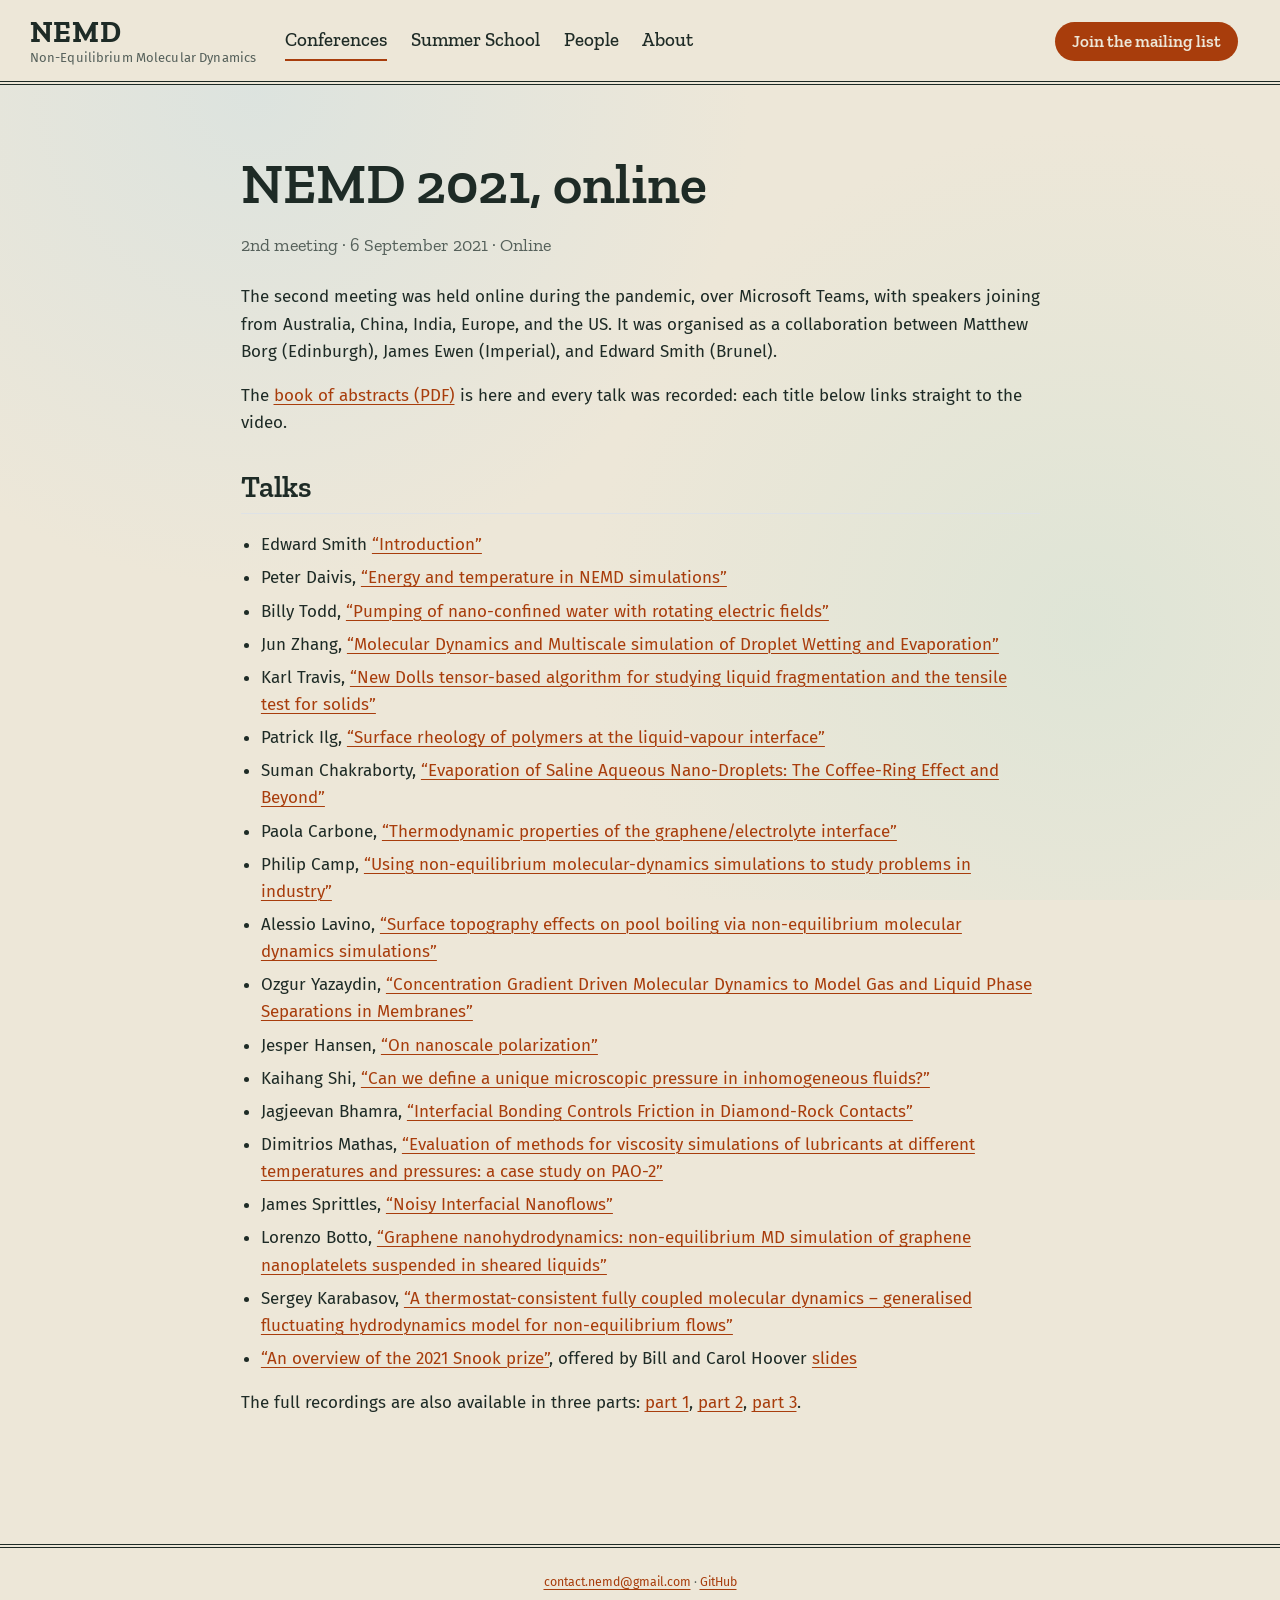
<file: conferences/nemd-2021.html>
<!DOCTYPE html>
<html xmlns="http://www.w3.org/1999/xhtml" lang="en" xml:lang="en"><head>

<meta charset="utf-8">
<meta name="generator" content="quarto-1.10.18">

<meta name="viewport" content="width=device-width, initial-scale=1.0, user-scalable=yes">


<title>NEMD 2021, online – Non-Equilibrium Molecular Dynamics</title>
<style>
/* Default styles provided by pandoc.
** See https://pandoc.org/MANUAL.html#variables-for-html for config info.
*/
span.smallcaps{font-variant: small-caps;}
div.columns{display: flex; gap: 1.5em;}
div.column{flex: auto;}
@media screen {
div.columns{gap: min(4vw, 1.5em);}
div.column{overflow-x: auto;}
}
div.hanging-indent{margin-left: 1.5em; text-indent: -1.5em;}
ul.task-list{list-style: none;}
ul.task-list li input[type="checkbox"] {
  width: 0.8em;
  margin: 0 0.8em 0.2em -1em; /* quarto-specific, see https://github.com/quarto-dev/quarto-cli/issues/4556 */ 
  vertical-align: middle;
}
</style>


<script src="../site_libs/quarto-nav/quarto-nav.js"></script>
<script src="../site_libs/quarto-nav/headroom.min.js"></script>
<link href="../images/favicon.png" rel="icon" type="image/png">
<script src="../site_libs/clipboard/clipboard.min.js"></script>
<script src="../site_libs/quarto-html/quarto.js" type="module"></script>
<script src="../site_libs/quarto-html/tabsets/tabsets.js" type="module"></script>
<script src="../site_libs/quarto-html/popper.min.js"></script>
<script src="../site_libs/quarto-html/tippy.umd.min.js"></script>
<link href="../site_libs/quarto-html/tippy.css" rel="stylesheet">
<link href="../site_libs/quarto-html/quarto-syntax-highlighting-64a204ab8560d761af7679ceaba22944.css" rel="stylesheet" id="quarto-text-highlighting-styles">
<script src="../site_libs/bootstrap/bootstrap.min.js"></script>
<link href="../site_libs/bootstrap/bootstrap-icons.css" rel="stylesheet">
<link href="../site_libs/bootstrap/bootstrap-c4d3e0078a890bf3a79e9e11db7ee5ef.min.css" rel="stylesheet" append-hash="true" id="quarto-bootstrap" data-mode="light">
<script id="quarto-search-options" type="application/json">{
  "language": {
    "search-no-results-text": "No results",
    "search-matching-documents-text": "matching documents",
    "search-copy-link-title": "Copy link to search",
    "search-hide-matches-text": "Hide additional matches",
    "search-more-match-text": "more match in this document",
    "search-more-matches-text": "more matches in this document",
    "search-clear-button-title": "Clear",
    "search-text-placeholder": "",
    "search-detached-cancel-button-title": "Cancel",
    "search-submit-button-title": "Submit",
    "search-label": "Search"
  }
}</script>
<link rel="preconnect" href="https://fonts.googleapis.com">
<link href="https://fonts.googleapis.com/css2?family=Zilla+Slab:ital,wght@0,400;0,500;0,600;0,700;1,400&amp;family=Fira+Sans:ital,wght@0,400;0,500;0,600;1,400&amp;display=swap" rel="stylesheet">
<meta name="theme-color" content="#ede7d8">
<script>document.addEventListener('DOMContentLoaded',function(){var a=document.createElement('a');a.className='skip-link';a.href='#quarto-document-content';a.textContent='Skip to content';document.body.insertBefore(a,document.body.firstChild);});</script>


<link rel="stylesheet" href="../styles.css">
</head>

<body class="nav-fixed conference-page fullcontent quarto-light">

<div id="quarto-search-results"></div>
  <header id="quarto-header" class="headroom fixed-top">
    <nav class="navbar navbar-expand-lg " data-bs-theme="dark">
      <div class="navbar-container container-fluid">
      <div class="navbar-brand-container mx-auto">
    <a class="navbar-brand" href="../index.html">
    <span class="navbar-title">NEMD</span>
    </a>
  </div>
          <button class="navbar-toggler" type="button" data-bs-toggle="collapse" data-bs-target="#navbarCollapse" aria-controls="navbarCollapse" role="menu" aria-expanded="false" aria-label="Toggle navigation" onclick="if (window.quartoToggleHeadroom) { window.quartoToggleHeadroom(); }">
  <span class="navbar-toggler-icon"></span>
</button>
          <div class="collapse navbar-collapse" id="navbarCollapse">
            <ul class="navbar-nav navbar-nav-scroll me-auto">
  <li class="nav-item">
    <a class="nav-link" href="../conferences.html"> 
<span class="menu-text">Conferences</span></a>
  </li>  
  <li class="nav-item">
    <a class="nav-link" href="../summer-school.html"> 
<span class="menu-text">Summer School</span></a>
  </li>  
  <li class="nav-item">
    <a class="nav-link" href="../people.html"> 
<span class="menu-text">People</span></a>
  </li>  
  <li class="nav-item">
    <a class="nav-link" href="../about.html"> 
<span class="menu-text">About</span></a>
  </li>  
</ul>
            <ul class="navbar-nav navbar-nav-scroll ms-auto">
  <li class="nav-item">
    <a class="nav-link" href="mailto:contact.nemd@gmail.com?subject=subscribe"> 
<span class="menu-text">Join the mailing list</span></a>
  </li>  
</ul>
          </div> <!-- /navcollapse -->
            <div class="quarto-navbar-tools">
</div>
      </div> <!-- /container-fluid -->
    </nav>
</header>
<!-- content -->
<div id="quarto-content" class="quarto-container page-columns page-rows-contents page-layout-article page-navbar">
<!-- sidebar -->
<!-- margin-sidebar -->
    
<!-- main -->
<main class="content" id="quarto-document-content">

<header id="title-block-header" class="quarto-title-block default">
<div class="quarto-title">
<h1 class="title">NEMD 2021, online</h1>
</div>



<div class="quarto-title-meta">

    
  
    
  </div>
  


</header>


<p class="event-meta">2nd meeting · 6 September 2021 · Online</p>
<p>The second meeting was held online during the pandemic, over Microsoft Teams, with speakers joining from Australia, China, India, Europe, and the US. It was organised as a collaboration between Matthew Borg (Edinburgh), James Ewen (Imperial), and Edward Smith (Brunel).</p>
<p>The <a href="../files/NEMD_SIG2_Conference_proceedings.pdf">book of abstracts (PDF)</a> is here and every talk was recorded: each title below links straight to the video.</p>
<section id="talks" class="level2">
<h2 data-anchor-id="talks">Talks</h2>
<ul>
<li>Edward Smith <a href="../files/NEMD_SIG2_intro.pdf">“Introduction”</a></li>
<li>Peter Daivis, <a href="https://www.youtube.com/watch?v=DgAFUfspntY&amp;t=802s">“Energy and temperature in NEMD simulations”</a></li>
<li>Billy Todd, <a href="https://www.youtube.com/watch?v=DgAFUfspntY&amp;t=2772s">“Pumping of nano-confined water with rotating electric fields”</a></li>
<li>Jun Zhang, <a href="https://www.youtube.com/watch?v=DgAFUfspntY&amp;t=4830s">“Molecular Dynamics and Multiscale simulation of Droplet Wetting and Evaporation”</a></li>
<li>Karl Travis, <a href="https://www.youtube.com/watch?v=DgAFUfspntY&amp;t=6649s">“New Dolls tensor-based algorithm for studying liquid fragmentation and the tensile test for solids”</a></li>
<li>Patrick Ilg, <a href="https://www.youtube.com/watch?v=DgAFUfspntY&amp;t=8190s">“Surface rheology of polymers at the liquid-vapour interface”</a></li>
<li>Suman Chakraborty, <a href="https://www.youtube.com/watch?v=wVHlGTRlmWg&amp;t=602s">“Evaporation of Saline Aqueous Nano-Droplets: The Coffee-Ring Effect and Beyond”</a></li>
<li>Paola Carbone, <a href="https://www.youtube.com/watch?v=DgAFUfspntY&amp;t=9366s">“Thermodynamic properties of the graphene/electrolyte interface”</a></li>
<li>Philip Camp, <a href="https://www.youtube.com/watch?v=wVHlGTRlmWg&amp;t=2170s">“Using non-equilibrium molecular-dynamics simulations to study problems in industry”</a></li>
<li>Alessio Lavino, <a href="https://www.youtube.com/watch?v=wVHlGTRlmWg&amp;t=4036s">“Surface topography effects on pool boiling via non-equilibrium molecular dynamics simulations”</a></li>
<li>Ozgur Yazaydin, <a href="https://www.youtube.com/watch?v=wVHlGTRlmWg&amp;t=4835s">“Concentration Gradient Driven Molecular Dynamics to Model Gas and Liquid Phase Separations in Membranes”</a></li>
<li>Jesper Hansen, <a href="https://www.youtube.com/watch?v=wVHlGTRlmWg&amp;t=5714s">“On nanoscale polarization”</a></li>
<li>Kaihang Shi, <a href="https://www.youtube.com/watch?v=wVHlGTRlmWg&amp;t=7983s">“Can we define a unique microscopic pressure in inhomogeneous fluids?”</a></li>
<li>Jagjeevan Bhamra, <a href="https://www.youtube.com/watch?v=wVHlGTRlmWg&amp;t=9835s">“Interfacial Bonding Controls Friction in Diamond-Rock Contacts”</a></li>
<li>Dimitrios Mathas, <a href="https://www.youtube.com/watch?v=lVzD4G1yowE&amp;t=453s">“Evaluation of methods for viscosity simulations of lubricants at different temperatures and pressures: a case study on PAO-2”</a></li>
<li>James Sprittles, <a href="https://www.youtube.com/watch?v=lVzD4G1yowE&amp;t=1500s">“Noisy Interfacial Nanoflows”</a></li>
<li>Lorenzo Botto, <a href="https://www.youtube.com/watch?v=lVzD4G1yowE&amp;t=3500s">“Graphene nanohydrodynamics: non-equilibrium MD simulation of graphene nanoplatelets suspended in sheared liquids”</a></li>
<li>Sergey Karabasov, <a href="https://www.youtube.com/watch?v=lVzD4G1yowE&amp;t=5518s">“A thermostat-consistent fully coupled molecular dynamics – generalised fluctuating hydrodynamics model for non-equilibrium flows”</a></li>
<li><a href="https://www.youtube.com/watch?v=lVzD4G1yowE&amp;t=7752s">“An overview of the 2021 Snook prize”</a>, offered by Bill and Carol Hoover <a href="../files/NEMD_SIG2_outro.pdf">slides</a></li>
</ul>
<p>The full recordings are also available in three parts: <a href="https://youtu.be/DgAFUfspntY">part 1</a>, <a href="https://youtu.be/wVHlGTRlmWg">part 2</a>, <a href="https://youtu.be/lVzD4G1yowE">part 3</a>.</p>


</section>

</main> <!-- /main -->
<script id="quarto-html-after-body" type="application/javascript">
  window.document.addEventListener("DOMContentLoaded", function (event) {
    const isCodeAnnotation = (el) => {
      for (const clz of el.classList) {
        if (clz.startsWith('code-annotation-')) {                     
          return true;
        }
      }
      return false;
    }
    const onCopySuccess = function(e) {
      // button target
      const button = e.trigger;
      // don't keep focus
      button.blur();
      // flash "checked"
      button.classList.add('code-copy-button-checked');
      var currentTitle = button.getAttribute("title");
      button.setAttribute("title", "Copied!");
      let tooltip;
      if (window.bootstrap) {
        button.setAttribute("data-bs-toggle", "tooltip");
        button.setAttribute("data-bs-placement", "left");
        button.setAttribute("data-bs-title", "Copied!");
        tooltip = new bootstrap.Tooltip(button, 
          { trigger: "manual", 
            customClass: "code-copy-button-tooltip",
            offset: [0, -8]});
        tooltip.show();    
      }
      setTimeout(function() {
        if (tooltip) {
          tooltip.hide();
          button.removeAttribute("data-bs-title");
          button.removeAttribute("data-bs-toggle");
          button.removeAttribute("data-bs-placement");
        }
        button.setAttribute("title", currentTitle);
        button.classList.remove('code-copy-button-checked');
      }, 1000);
      // clear code selection
      e.clearSelection();
    }
    const getTextToCopy = function(trigger) {
      const outerScaffold = trigger.parentElement.cloneNode(true);
      const codeEl = outerScaffold.querySelector('code');
      for (const childEl of codeEl.children) {
        if (isCodeAnnotation(childEl)) {
          childEl.remove();
        }
      }
      return codeEl.innerText;
    }
    const clipboard = new window.ClipboardJS('.code-copy-button:not([data-in-quarto-modal])', {
      text: getTextToCopy
    });
    clipboard.on('success', onCopySuccess);
    if (window.document.getElementById('quarto-embedded-source-code-modal')) {
      const clipboardModal = new window.ClipboardJS('.code-copy-button[data-in-quarto-modal]', {
        text: getTextToCopy,
        container: window.document.getElementById('quarto-embedded-source-code-modal')
      });
      clipboardModal.on('success', onCopySuccess);
    }
      var localhostRegex = new RegExp(/^(?:http|https):\/\/localhost\:?[0-9]*\//);
      var mailtoRegex = new RegExp(/^mailto:/);
        var filterRegex = new RegExp("https:\/\/non-equilibrium-molecular-dynamics\.github\.io");
      var isInternal = (href) => {
          return filterRegex.test(href) || localhostRegex.test(href) || mailtoRegex.test(href);
      }
      // Inspect non-navigation links and adorn them if external
     var links = window.document.querySelectorAll('a[href]:not(.nav-link):not(.navbar-brand):not(.toc-action):not(.sidebar-link):not(.sidebar-item-toggle):not(.pagination-link):not(.no-external):not([aria-hidden]):not(.dropdown-item):not(.quarto-navigation-tool):not(.about-link)');
      for (var i=0; i<links.length; i++) {
        const link = links[i];
        if (!isInternal(link.href)) {
          // undo the damage that might have been done by quarto-nav.js in the case of
          // links that we want to consider external
          if (link.dataset.originalHref !== undefined) {
            link.href = link.dataset.originalHref;
          }
            // target, if specified
            link.setAttribute("target", "_blank");
            if (link.getAttribute("rel") === null) {
              link.setAttribute("rel", "noopener");
            }
        }
      }
    function tippyHover(el, contentFn, onTriggerFn, onUntriggerFn) {
      const config = {
        allowHTML: true,
        maxWidth: 500,
        delay: 100,
        arrow: false,
        appendTo: function(el) {
            return el.parentElement;
        },
        interactive: true,
        interactiveBorder: 10,
        theme: 'quarto',
        placement: 'bottom-start',
      };
      if (contentFn) {
        config.content = contentFn;
      }
      if (onTriggerFn) {
        config.onTrigger = onTriggerFn;
      }
      if (onUntriggerFn) {
        config.onUntrigger = onUntriggerFn;
      }
      window.tippy(el, config); 
    }
    const noterefs = window.document.querySelectorAll('a[role="doc-noteref"]');
    for (var i=0; i<noterefs.length; i++) {
      const ref = noterefs[i];
      tippyHover(ref, function() {
        // use id or data attribute instead here
        let href = ref.getAttribute('data-footnote-href') || ref.getAttribute('href');
        try { href = new URL(href).hash; } catch {}
        const id = href.replace(/^#\/?/, "");
        const note = window.document.getElementById(id);
        if (note) {
          return note.innerHTML;
        } else {
          return "";
        }
      });
    }
    const xrefs = window.document.querySelectorAll('a.quarto-xref');
    const processXRef = (id, note) => {
      // Strip column container classes
      const stripColumnClz = (el) => {
        el.classList.remove("page-full", "page-columns");
        if (el.children) {
          for (const child of el.children) {
            stripColumnClz(child);
          }
        }
      }
      stripColumnClz(note)
      if (id === null || id.startsWith('sec-')) {
        // Special case sections, only their first couple elements
        const container = document.createElement("div");
        if (note.children && note.children.length > 2) {
          container.appendChild(note.children[0].cloneNode(true));
          for (let i = 1; i < note.children.length; i++) {
            const child = note.children[i];
            if (child.tagName === "P" && child.innerText === "") {
              continue;
            } else {
              container.appendChild(child.cloneNode(true));
              break;
            }
          }
          if (window.Quarto?.typesetMath) {
            window.Quarto.typesetMath(container);
          }
          return container.innerHTML
        } else {
          if (window.Quarto?.typesetMath) {
            window.Quarto.typesetMath(note);
          }
          return note.innerHTML;
        }
      } else {
        // Remove any anchor links if they are present
        const anchorLink = note.querySelector('a.anchorjs-link');
        if (anchorLink) {
          anchorLink.remove();
        }
        if (window.Quarto?.typesetMath) {
          window.Quarto.typesetMath(note);
        }
        if (note.classList.contains("callout")) {
          return note.outerHTML;
        } else {
          return note.innerHTML;
        }
      }
    }
    for (var i=0; i<xrefs.length; i++) {
      const xref = xrefs[i];
      tippyHover(xref, undefined, function(instance) {
        instance.disable();
        let url = xref.getAttribute('href');
        let hash = undefined; 
        if (url.startsWith('#')) {
          hash = url;
        } else {
          try { hash = new URL(url).hash; } catch {}
        }
        if (hash) {
          const id = hash.replace(/^#\/?/, "");
          const note = window.document.getElementById(id);
          if (note !== null) {
            try {
              const html = processXRef(id, note.cloneNode(true));
              instance.setContent(html);
            } finally {
              instance.enable();
              instance.show();
            }
          } else {
            // See if we can fetch this
            fetch(url.split('#')[0])
            .then(res => res.text())
            .then(html => {
              const parser = new DOMParser();
              const htmlDoc = parser.parseFromString(html, "text/html");
              const note = htmlDoc.getElementById(id);
              if (note !== null) {
                const html = processXRef(id, note);
                instance.setContent(html);
              } 
            }).finally(() => {
              instance.enable();
              instance.show();
            });
          }
        } else {
          // See if we can fetch a full url (with no hash to target)
          // This is a special case and we should probably do some content thinning / targeting
          fetch(url)
          .then(res => res.text())
          .then(html => {
            const parser = new DOMParser();
            const htmlDoc = parser.parseFromString(html, "text/html");
            const note = htmlDoc.querySelector('main.content');
            if (note !== null) {
              // This should only happen for chapter cross references
              // (since there is no id in the URL)
              // remove the first header
              if (note.children.length > 0 && note.children[0].tagName === "HEADER") {
                note.children[0].remove();
              }
              const html = processXRef(null, note);
              instance.setContent(html);
            } 
          }).finally(() => {
            instance.enable();
            instance.show();
          });
        }
      }, function(instance) {
      });
    }
        let selectedAnnoteEl;
        const selectorForAnnotation = ( cell, annotation) => {
          let cellAttr = 'data-code-cell="' + cell + '"';
          let lineAttr = 'data-code-annotation="' +  annotation + '"';
          const selector = 'span[' + cellAttr + '][' + lineAttr + ']';
          return selector;
        }
        const selectCodeLines = (annoteEl) => {
          const doc = window.document;
          const targetCell = annoteEl.getAttribute("data-target-cell");
          const targetAnnotation = annoteEl.getAttribute("data-target-annotation");
          const annoteSpan = window.document.querySelector(selectorForAnnotation(targetCell, targetAnnotation));
          const lines = annoteSpan.getAttribute("data-code-lines").split(",");
          const lineIds = lines.map((line) => {
            return targetCell + "-" + line;
          })
          let top = null;
          let height = null;
          let parent = null;
          if (lineIds.length > 0) {
              //compute the position of the single el (top and bottom and make a div)
              const el = window.document.getElementById(lineIds[0]);
              top = el.offsetTop;
              height = el.offsetHeight;
              parent = el.parentElement.parentElement;
            if (lineIds.length > 1) {
              const lastEl = window.document.getElementById(lineIds[lineIds.length - 1]);
              const bottom = lastEl.offsetTop + lastEl.offsetHeight;
              height = bottom - top;
            }
            if (top !== null && height !== null && parent !== null) {
              // cook up a div (if necessary) and position it 
              let div = window.document.getElementById("code-annotation-line-highlight");
              if (div === null) {
                div = window.document.createElement("div");
                div.setAttribute("id", "code-annotation-line-highlight");
                div.style.position = 'absolute';
                parent.appendChild(div);
              }
              div.style.top = top - 2 + "px";
              div.style.height = height + 4 + "px";
              div.style.left = 0;
              let gutterDiv = window.document.getElementById("code-annotation-line-highlight-gutter");
              if (gutterDiv === null) {
                gutterDiv = window.document.createElement("div");
                gutterDiv.setAttribute("id", "code-annotation-line-highlight-gutter");
                gutterDiv.style.position = 'absolute';
                const codeCell = window.document.getElementById(targetCell);
                const gutter = codeCell.querySelector('.code-annotation-gutter');
                gutter.appendChild(gutterDiv);
              }
              gutterDiv.style.top = top - 2 + "px";
              gutterDiv.style.height = height + 4 + "px";
            }
            selectedAnnoteEl = annoteEl;
          }
        };
        const unselectCodeLines = () => {
          const elementsIds = ["code-annotation-line-highlight", "code-annotation-line-highlight-gutter"];
          elementsIds.forEach((elId) => {
            const div = window.document.getElementById(elId);
            if (div) {
              div.remove();
            }
          });
          selectedAnnoteEl = undefined;
        };
          // Handle positioning of the toggle
      window.addEventListener(
        "resize",
        throttle(() => {
          elRect = undefined;
          if (selectedAnnoteEl) {
            selectCodeLines(selectedAnnoteEl);
          }
        }, 10)
      );
      function throttle(fn, ms) {
      let throttle = false;
      let timer;
        return (...args) => {
          if(!throttle) { // first call gets through
              fn.apply(this, args);
              throttle = true;
          } else { // all the others get throttled
              if(timer) clearTimeout(timer); // cancel #2
              timer = setTimeout(() => {
                fn.apply(this, args);
                timer = throttle = false;
              }, ms);
          }
        };
      }
        // Attach click handler to the DT
        const annoteDls = window.document.querySelectorAll('dt[data-target-cell]');
        for (const annoteDlNode of annoteDls) {
          annoteDlNode.addEventListener('click', (event) => {
            const clickedEl = event.target;
            if (clickedEl !== selectedAnnoteEl) {
              unselectCodeLines();
              const activeEl = window.document.querySelector('dt[data-target-cell].code-annotation-active');
              if (activeEl) {
                activeEl.classList.remove('code-annotation-active');
              }
              selectCodeLines(clickedEl);
              clickedEl.classList.add('code-annotation-active');
            } else {
              // Unselect the line
              unselectCodeLines();
              clickedEl.classList.remove('code-annotation-active');
            }
          });
        }
    const findCites = (el) => {
      const parentEl = el.parentElement;
      if (parentEl) {
        const cites = parentEl.dataset.cites;
        if (cites) {
          return {
            el,
            cites: cites.split(' ')
          };
        } else {
          return findCites(el.parentElement)
        }
      } else {
        return undefined;
      }
    };
    var bibliorefs = window.document.querySelectorAll('a[role="doc-biblioref"]');
    for (var i=0; i<bibliorefs.length; i++) {
      const ref = bibliorefs[i];
      const citeInfo = findCites(ref);
      if (citeInfo) {
        tippyHover(citeInfo.el, function() {
          var popup = window.document.createElement('div');
          citeInfo.cites.forEach(function(cite) {
            var citeDiv = window.document.createElement('div');
            citeDiv.classList.add('hanging-indent');
            citeDiv.classList.add('csl-entry');
            var biblioDiv = window.document.getElementById('ref-' + cite);
            if (biblioDiv) {
              citeDiv.innerHTML = biblioDiv.innerHTML;
            }
            popup.appendChild(citeDiv);
          });
          return popup.innerHTML;
        });
      }
    }
  });
  </script>
</div> <!-- /content -->
<footer class="footer">
  <div class="nav-footer">
    <div class="nav-footer-left">
      &nbsp;
    </div>   
    <div class="nav-footer-center">
<p><a href="mailto:contact.nemd@gmail.com">contact.nemd@gmail.com</a> · <a href="https://github.com/Non-Equilibrium-Molecular-Dynamics">GitHub</a></p>
</div>
    <div class="nav-footer-right">
      &nbsp;
    </div>
  </div>
</footer>




</body></html>
</file>
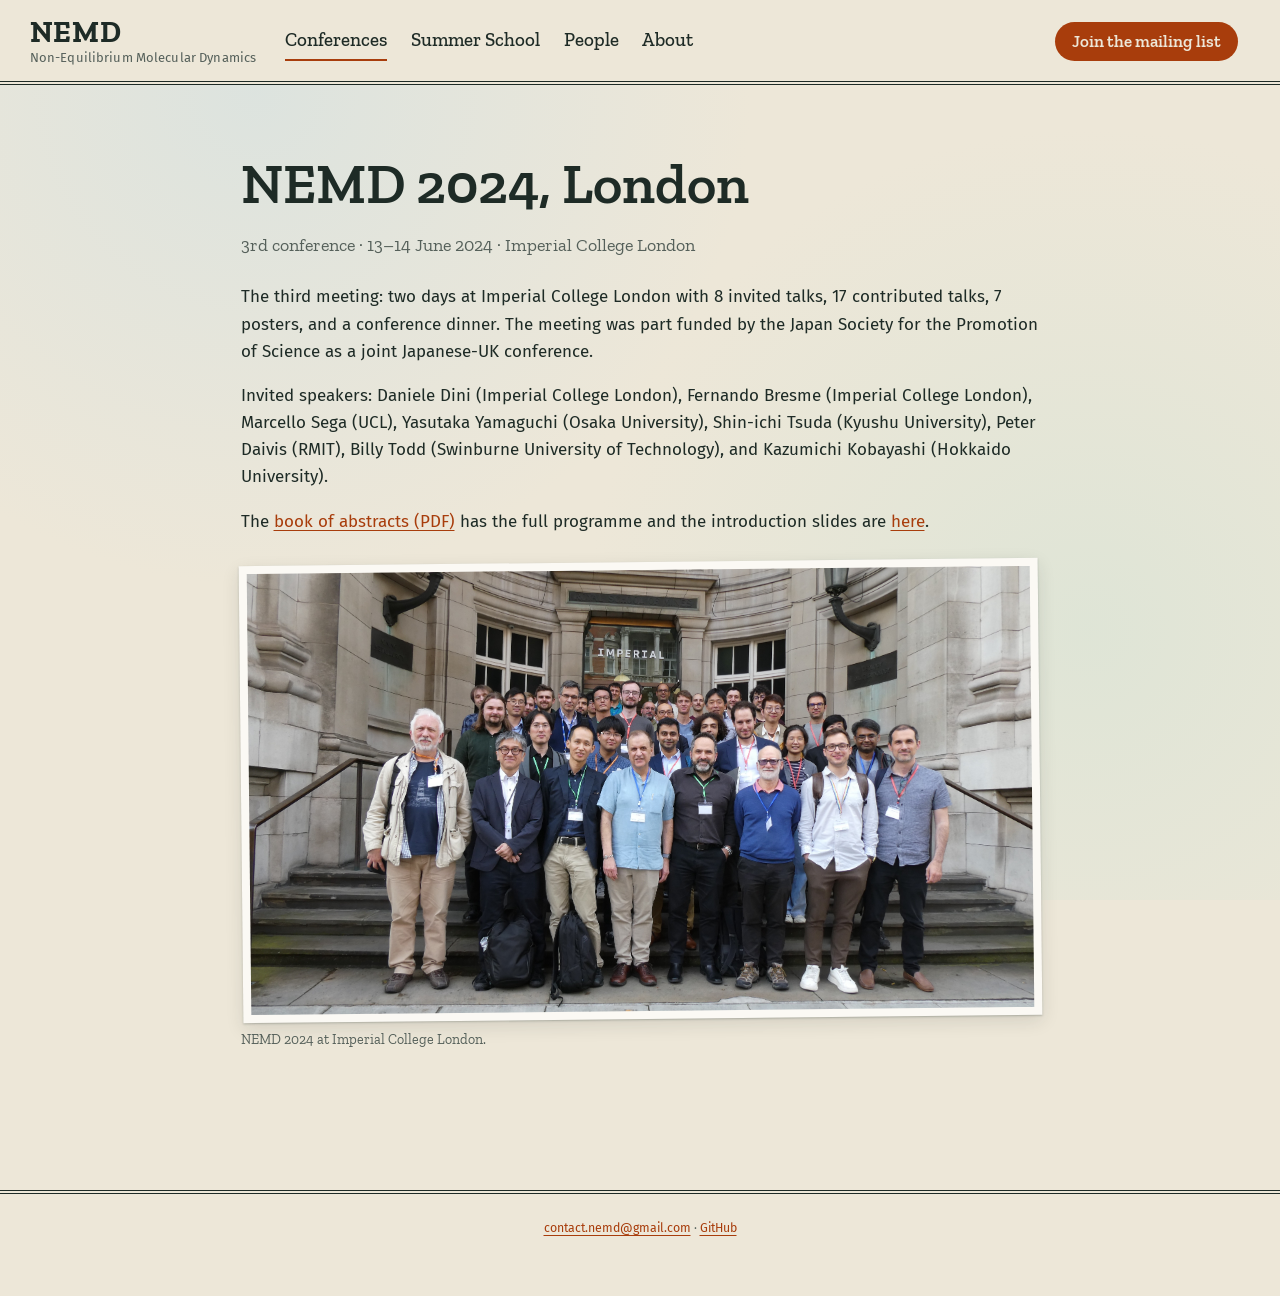
<file: conferences/nemd-2024.html>
<!DOCTYPE html>
<html xmlns="http://www.w3.org/1999/xhtml" lang="en" xml:lang="en"><head>

<meta charset="utf-8">
<meta name="generator" content="quarto-1.10.18">

<meta name="viewport" content="width=device-width, initial-scale=1.0, user-scalable=yes">


<title>NEMD 2024, London – Non-Equilibrium Molecular Dynamics</title>
<style>
/* Default styles provided by pandoc.
** See https://pandoc.org/MANUAL.html#variables-for-html for config info.
*/
span.smallcaps{font-variant: small-caps;}
div.columns{display: flex; gap: 1.5em;}
div.column{flex: auto;}
@media screen {
div.columns{gap: min(4vw, 1.5em);}
div.column{overflow-x: auto;}
}
div.hanging-indent{margin-left: 1.5em; text-indent: -1.5em;}
ul.task-list{list-style: none;}
ul.task-list li input[type="checkbox"] {
  width: 0.8em;
  margin: 0 0.8em 0.2em -1em; /* quarto-specific, see https://github.com/quarto-dev/quarto-cli/issues/4556 */ 
  vertical-align: middle;
}
</style>


<script src="../site_libs/quarto-nav/quarto-nav.js"></script>
<script src="../site_libs/quarto-nav/headroom.min.js"></script>
<link href="../images/favicon.png" rel="icon" type="image/png">
<script src="../site_libs/clipboard/clipboard.min.js"></script>
<script src="../site_libs/quarto-html/quarto.js" type="module"></script>
<script src="../site_libs/quarto-html/tabsets/tabsets.js" type="module"></script>
<script src="../site_libs/quarto-html/popper.min.js"></script>
<script src="../site_libs/quarto-html/tippy.umd.min.js"></script>
<link href="../site_libs/quarto-html/tippy.css" rel="stylesheet">
<link href="../site_libs/quarto-html/quarto-syntax-highlighting-64a204ab8560d761af7679ceaba22944.css" rel="stylesheet" id="quarto-text-highlighting-styles">
<script src="../site_libs/bootstrap/bootstrap.min.js"></script>
<link href="../site_libs/bootstrap/bootstrap-icons.css" rel="stylesheet">
<link href="../site_libs/bootstrap/bootstrap-c4d3e0078a890bf3a79e9e11db7ee5ef.min.css" rel="stylesheet" append-hash="true" id="quarto-bootstrap" data-mode="light">
<script id="quarto-search-options" type="application/json">{
  "language": {
    "search-no-results-text": "No results",
    "search-matching-documents-text": "matching documents",
    "search-copy-link-title": "Copy link to search",
    "search-hide-matches-text": "Hide additional matches",
    "search-more-match-text": "more match in this document",
    "search-more-matches-text": "more matches in this document",
    "search-clear-button-title": "Clear",
    "search-text-placeholder": "",
    "search-detached-cancel-button-title": "Cancel",
    "search-submit-button-title": "Submit",
    "search-label": "Search"
  }
}</script>
<link rel="preconnect" href="https://fonts.googleapis.com">
<link href="https://fonts.googleapis.com/css2?family=Zilla+Slab:ital,wght@0,400;0,500;0,600;0,700;1,400&amp;family=Fira+Sans:ital,wght@0,400;0,500;0,600;1,400&amp;display=swap" rel="stylesheet">
<meta name="theme-color" content="#ede7d8">
<script>document.addEventListener('DOMContentLoaded',function(){var a=document.createElement('a');a.className='skip-link';a.href='#quarto-document-content';a.textContent='Skip to content';document.body.insertBefore(a,document.body.firstChild);});</script>


<link rel="stylesheet" href="../styles.css">
</head>

<body class="nav-fixed conference-page fullcontent quarto-light">

<div id="quarto-search-results"></div>
  <header id="quarto-header" class="headroom fixed-top">
    <nav class="navbar navbar-expand-lg " data-bs-theme="dark">
      <div class="navbar-container container-fluid">
      <div class="navbar-brand-container mx-auto">
    <a class="navbar-brand" href="../index.html">
    <span class="navbar-title">NEMD</span>
    </a>
  </div>
          <button class="navbar-toggler" type="button" data-bs-toggle="collapse" data-bs-target="#navbarCollapse" aria-controls="navbarCollapse" role="menu" aria-expanded="false" aria-label="Toggle navigation" onclick="if (window.quartoToggleHeadroom) { window.quartoToggleHeadroom(); }">
  <span class="navbar-toggler-icon"></span>
</button>
          <div class="collapse navbar-collapse" id="navbarCollapse">
            <ul class="navbar-nav navbar-nav-scroll me-auto">
  <li class="nav-item">
    <a class="nav-link" href="../conferences.html"> 
<span class="menu-text">Conferences</span></a>
  </li>  
  <li class="nav-item">
    <a class="nav-link" href="../summer-school.html"> 
<span class="menu-text">Summer School</span></a>
  </li>  
  <li class="nav-item">
    <a class="nav-link" href="../people.html"> 
<span class="menu-text">People</span></a>
  </li>  
  <li class="nav-item">
    <a class="nav-link" href="../about.html"> 
<span class="menu-text">About</span></a>
  </li>  
</ul>
            <ul class="navbar-nav navbar-nav-scroll ms-auto">
  <li class="nav-item">
    <a class="nav-link" href="mailto:contact.nemd@gmail.com?subject=subscribe"> 
<span class="menu-text">Join the mailing list</span></a>
  </li>  
</ul>
          </div> <!-- /navcollapse -->
            <div class="quarto-navbar-tools">
</div>
      </div> <!-- /container-fluid -->
    </nav>
</header>
<!-- content -->
<div id="quarto-content" class="quarto-container page-columns page-rows-contents page-layout-article page-navbar">
<!-- sidebar -->
<!-- margin-sidebar -->
    
<!-- main -->
<main class="content" id="quarto-document-content">

<header id="title-block-header" class="quarto-title-block default">
<div class="quarto-title">
<h1 class="title">NEMD 2024, London</h1>
</div>



<div class="quarto-title-meta">

    
  
    
  </div>
  


</header>


<p class="event-meta">3rd conference · 13–14 June 2024 · Imperial College London</p>
<p>The third meeting: two days at Imperial College London with 8 invited talks, 17 contributed talks, 7 posters, and a conference dinner. The meeting was part funded by the Japan Society for the Promotion of Science as a joint Japanese-UK conference.</p>
<p>Invited speakers: Daniele Dini (Imperial College London), Fernando Bresme (Imperial College London), Marcello Sega (UCL), Yasutaka Yamaguchi (Osaka University), Shin-ichi Tsuda (Kyushu University), Peter Daivis (RMIT), Billy Todd (Swinburne University of Technology), and Kazumichi Kobayashi (Hokkaido University).</p>
<p>The <a href="../files/NEMD_SIG3_BookofAbstracts.pdf">book of abstracts (PDF)</a> has the full programme and the introduction slides are <a href="../files/NEMD_SIG3_intro.pdf">here</a>.</p>
<div class="event-photo"><img src="../images/london-2024.jpg" alt="NEMD 2024 group photo at Imperial College London"></div>
<p class="photo-credit">NEMD 2024 at Imperial College London.</p>



</main> <!-- /main -->
<script id="quarto-html-after-body" type="application/javascript">
  window.document.addEventListener("DOMContentLoaded", function (event) {
    const isCodeAnnotation = (el) => {
      for (const clz of el.classList) {
        if (clz.startsWith('code-annotation-')) {                     
          return true;
        }
      }
      return false;
    }
    const onCopySuccess = function(e) {
      // button target
      const button = e.trigger;
      // don't keep focus
      button.blur();
      // flash "checked"
      button.classList.add('code-copy-button-checked');
      var currentTitle = button.getAttribute("title");
      button.setAttribute("title", "Copied!");
      let tooltip;
      if (window.bootstrap) {
        button.setAttribute("data-bs-toggle", "tooltip");
        button.setAttribute("data-bs-placement", "left");
        button.setAttribute("data-bs-title", "Copied!");
        tooltip = new bootstrap.Tooltip(button, 
          { trigger: "manual", 
            customClass: "code-copy-button-tooltip",
            offset: [0, -8]});
        tooltip.show();    
      }
      setTimeout(function() {
        if (tooltip) {
          tooltip.hide();
          button.removeAttribute("data-bs-title");
          button.removeAttribute("data-bs-toggle");
          button.removeAttribute("data-bs-placement");
        }
        button.setAttribute("title", currentTitle);
        button.classList.remove('code-copy-button-checked');
      }, 1000);
      // clear code selection
      e.clearSelection();
    }
    const getTextToCopy = function(trigger) {
      const outerScaffold = trigger.parentElement.cloneNode(true);
      const codeEl = outerScaffold.querySelector('code');
      for (const childEl of codeEl.children) {
        if (isCodeAnnotation(childEl)) {
          childEl.remove();
        }
      }
      return codeEl.innerText;
    }
    const clipboard = new window.ClipboardJS('.code-copy-button:not([data-in-quarto-modal])', {
      text: getTextToCopy
    });
    clipboard.on('success', onCopySuccess);
    if (window.document.getElementById('quarto-embedded-source-code-modal')) {
      const clipboardModal = new window.ClipboardJS('.code-copy-button[data-in-quarto-modal]', {
        text: getTextToCopy,
        container: window.document.getElementById('quarto-embedded-source-code-modal')
      });
      clipboardModal.on('success', onCopySuccess);
    }
      var localhostRegex = new RegExp(/^(?:http|https):\/\/localhost\:?[0-9]*\//);
      var mailtoRegex = new RegExp(/^mailto:/);
        var filterRegex = new RegExp("https:\/\/non-equilibrium-molecular-dynamics\.github\.io");
      var isInternal = (href) => {
          return filterRegex.test(href) || localhostRegex.test(href) || mailtoRegex.test(href);
      }
      // Inspect non-navigation links and adorn them if external
     var links = window.document.querySelectorAll('a[href]:not(.nav-link):not(.navbar-brand):not(.toc-action):not(.sidebar-link):not(.sidebar-item-toggle):not(.pagination-link):not(.no-external):not([aria-hidden]):not(.dropdown-item):not(.quarto-navigation-tool):not(.about-link)');
      for (var i=0; i<links.length; i++) {
        const link = links[i];
        if (!isInternal(link.href)) {
          // undo the damage that might have been done by quarto-nav.js in the case of
          // links that we want to consider external
          if (link.dataset.originalHref !== undefined) {
            link.href = link.dataset.originalHref;
          }
            // target, if specified
            link.setAttribute("target", "_blank");
            if (link.getAttribute("rel") === null) {
              link.setAttribute("rel", "noopener");
            }
        }
      }
    function tippyHover(el, contentFn, onTriggerFn, onUntriggerFn) {
      const config = {
        allowHTML: true,
        maxWidth: 500,
        delay: 100,
        arrow: false,
        appendTo: function(el) {
            return el.parentElement;
        },
        interactive: true,
        interactiveBorder: 10,
        theme: 'quarto',
        placement: 'bottom-start',
      };
      if (contentFn) {
        config.content = contentFn;
      }
      if (onTriggerFn) {
        config.onTrigger = onTriggerFn;
      }
      if (onUntriggerFn) {
        config.onUntrigger = onUntriggerFn;
      }
      window.tippy(el, config); 
    }
    const noterefs = window.document.querySelectorAll('a[role="doc-noteref"]');
    for (var i=0; i<noterefs.length; i++) {
      const ref = noterefs[i];
      tippyHover(ref, function() {
        // use id or data attribute instead here
        let href = ref.getAttribute('data-footnote-href') || ref.getAttribute('href');
        try { href = new URL(href).hash; } catch {}
        const id = href.replace(/^#\/?/, "");
        const note = window.document.getElementById(id);
        if (note) {
          return note.innerHTML;
        } else {
          return "";
        }
      });
    }
    const xrefs = window.document.querySelectorAll('a.quarto-xref');
    const processXRef = (id, note) => {
      // Strip column container classes
      const stripColumnClz = (el) => {
        el.classList.remove("page-full", "page-columns");
        if (el.children) {
          for (const child of el.children) {
            stripColumnClz(child);
          }
        }
      }
      stripColumnClz(note)
      if (id === null || id.startsWith('sec-')) {
        // Special case sections, only their first couple elements
        const container = document.createElement("div");
        if (note.children && note.children.length > 2) {
          container.appendChild(note.children[0].cloneNode(true));
          for (let i = 1; i < note.children.length; i++) {
            const child = note.children[i];
            if (child.tagName === "P" && child.innerText === "") {
              continue;
            } else {
              container.appendChild(child.cloneNode(true));
              break;
            }
          }
          if (window.Quarto?.typesetMath) {
            window.Quarto.typesetMath(container);
          }
          return container.innerHTML
        } else {
          if (window.Quarto?.typesetMath) {
            window.Quarto.typesetMath(note);
          }
          return note.innerHTML;
        }
      } else {
        // Remove any anchor links if they are present
        const anchorLink = note.querySelector('a.anchorjs-link');
        if (anchorLink) {
          anchorLink.remove();
        }
        if (window.Quarto?.typesetMath) {
          window.Quarto.typesetMath(note);
        }
        if (note.classList.contains("callout")) {
          return note.outerHTML;
        } else {
          return note.innerHTML;
        }
      }
    }
    for (var i=0; i<xrefs.length; i++) {
      const xref = xrefs[i];
      tippyHover(xref, undefined, function(instance) {
        instance.disable();
        let url = xref.getAttribute('href');
        let hash = undefined; 
        if (url.startsWith('#')) {
          hash = url;
        } else {
          try { hash = new URL(url).hash; } catch {}
        }
        if (hash) {
          const id = hash.replace(/^#\/?/, "");
          const note = window.document.getElementById(id);
          if (note !== null) {
            try {
              const html = processXRef(id, note.cloneNode(true));
              instance.setContent(html);
            } finally {
              instance.enable();
              instance.show();
            }
          } else {
            // See if we can fetch this
            fetch(url.split('#')[0])
            .then(res => res.text())
            .then(html => {
              const parser = new DOMParser();
              const htmlDoc = parser.parseFromString(html, "text/html");
              const note = htmlDoc.getElementById(id);
              if (note !== null) {
                const html = processXRef(id, note);
                instance.setContent(html);
              } 
            }).finally(() => {
              instance.enable();
              instance.show();
            });
          }
        } else {
          // See if we can fetch a full url (with no hash to target)
          // This is a special case and we should probably do some content thinning / targeting
          fetch(url)
          .then(res => res.text())
          .then(html => {
            const parser = new DOMParser();
            const htmlDoc = parser.parseFromString(html, "text/html");
            const note = htmlDoc.querySelector('main.content');
            if (note !== null) {
              // This should only happen for chapter cross references
              // (since there is no id in the URL)
              // remove the first header
              if (note.children.length > 0 && note.children[0].tagName === "HEADER") {
                note.children[0].remove();
              }
              const html = processXRef(null, note);
              instance.setContent(html);
            } 
          }).finally(() => {
            instance.enable();
            instance.show();
          });
        }
      }, function(instance) {
      });
    }
        let selectedAnnoteEl;
        const selectorForAnnotation = ( cell, annotation) => {
          let cellAttr = 'data-code-cell="' + cell + '"';
          let lineAttr = 'data-code-annotation="' +  annotation + '"';
          const selector = 'span[' + cellAttr + '][' + lineAttr + ']';
          return selector;
        }
        const selectCodeLines = (annoteEl) => {
          const doc = window.document;
          const targetCell = annoteEl.getAttribute("data-target-cell");
          const targetAnnotation = annoteEl.getAttribute("data-target-annotation");
          const annoteSpan = window.document.querySelector(selectorForAnnotation(targetCell, targetAnnotation));
          const lines = annoteSpan.getAttribute("data-code-lines").split(",");
          const lineIds = lines.map((line) => {
            return targetCell + "-" + line;
          })
          let top = null;
          let height = null;
          let parent = null;
          if (lineIds.length > 0) {
              //compute the position of the single el (top and bottom and make a div)
              const el = window.document.getElementById(lineIds[0]);
              top = el.offsetTop;
              height = el.offsetHeight;
              parent = el.parentElement.parentElement;
            if (lineIds.length > 1) {
              const lastEl = window.document.getElementById(lineIds[lineIds.length - 1]);
              const bottom = lastEl.offsetTop + lastEl.offsetHeight;
              height = bottom - top;
            }
            if (top !== null && height !== null && parent !== null) {
              // cook up a div (if necessary) and position it 
              let div = window.document.getElementById("code-annotation-line-highlight");
              if (div === null) {
                div = window.document.createElement("div");
                div.setAttribute("id", "code-annotation-line-highlight");
                div.style.position = 'absolute';
                parent.appendChild(div);
              }
              div.style.top = top - 2 + "px";
              div.style.height = height + 4 + "px";
              div.style.left = 0;
              let gutterDiv = window.document.getElementById("code-annotation-line-highlight-gutter");
              if (gutterDiv === null) {
                gutterDiv = window.document.createElement("div");
                gutterDiv.setAttribute("id", "code-annotation-line-highlight-gutter");
                gutterDiv.style.position = 'absolute';
                const codeCell = window.document.getElementById(targetCell);
                const gutter = codeCell.querySelector('.code-annotation-gutter');
                gutter.appendChild(gutterDiv);
              }
              gutterDiv.style.top = top - 2 + "px";
              gutterDiv.style.height = height + 4 + "px";
            }
            selectedAnnoteEl = annoteEl;
          }
        };
        const unselectCodeLines = () => {
          const elementsIds = ["code-annotation-line-highlight", "code-annotation-line-highlight-gutter"];
          elementsIds.forEach((elId) => {
            const div = window.document.getElementById(elId);
            if (div) {
              div.remove();
            }
          });
          selectedAnnoteEl = undefined;
        };
          // Handle positioning of the toggle
      window.addEventListener(
        "resize",
        throttle(() => {
          elRect = undefined;
          if (selectedAnnoteEl) {
            selectCodeLines(selectedAnnoteEl);
          }
        }, 10)
      );
      function throttle(fn, ms) {
      let throttle = false;
      let timer;
        return (...args) => {
          if(!throttle) { // first call gets through
              fn.apply(this, args);
              throttle = true;
          } else { // all the others get throttled
              if(timer) clearTimeout(timer); // cancel #2
              timer = setTimeout(() => {
                fn.apply(this, args);
                timer = throttle = false;
              }, ms);
          }
        };
      }
        // Attach click handler to the DT
        const annoteDls = window.document.querySelectorAll('dt[data-target-cell]');
        for (const annoteDlNode of annoteDls) {
          annoteDlNode.addEventListener('click', (event) => {
            const clickedEl = event.target;
            if (clickedEl !== selectedAnnoteEl) {
              unselectCodeLines();
              const activeEl = window.document.querySelector('dt[data-target-cell].code-annotation-active');
              if (activeEl) {
                activeEl.classList.remove('code-annotation-active');
              }
              selectCodeLines(clickedEl);
              clickedEl.classList.add('code-annotation-active');
            } else {
              // Unselect the line
              unselectCodeLines();
              clickedEl.classList.remove('code-annotation-active');
            }
          });
        }
    const findCites = (el) => {
      const parentEl = el.parentElement;
      if (parentEl) {
        const cites = parentEl.dataset.cites;
        if (cites) {
          return {
            el,
            cites: cites.split(' ')
          };
        } else {
          return findCites(el.parentElement)
        }
      } else {
        return undefined;
      }
    };
    var bibliorefs = window.document.querySelectorAll('a[role="doc-biblioref"]');
    for (var i=0; i<bibliorefs.length; i++) {
      const ref = bibliorefs[i];
      const citeInfo = findCites(ref);
      if (citeInfo) {
        tippyHover(citeInfo.el, function() {
          var popup = window.document.createElement('div');
          citeInfo.cites.forEach(function(cite) {
            var citeDiv = window.document.createElement('div');
            citeDiv.classList.add('hanging-indent');
            citeDiv.classList.add('csl-entry');
            var biblioDiv = window.document.getElementById('ref-' + cite);
            if (biblioDiv) {
              citeDiv.innerHTML = biblioDiv.innerHTML;
            }
            popup.appendChild(citeDiv);
          });
          return popup.innerHTML;
        });
      }
    }
  });
  </script>
</div> <!-- /content -->
<footer class="footer">
  <div class="nav-footer">
    <div class="nav-footer-left">
      &nbsp;
    </div>   
    <div class="nav-footer-center">
<p><a href="mailto:contact.nemd@gmail.com">contact.nemd@gmail.com</a> · <a href="https://github.com/Non-Equilibrium-Molecular-Dynamics">GitHub</a></p>
</div>
    <div class="nav-footer-right">
      &nbsp;
    </div>
  </div>
</footer>




</body></html>
</file>
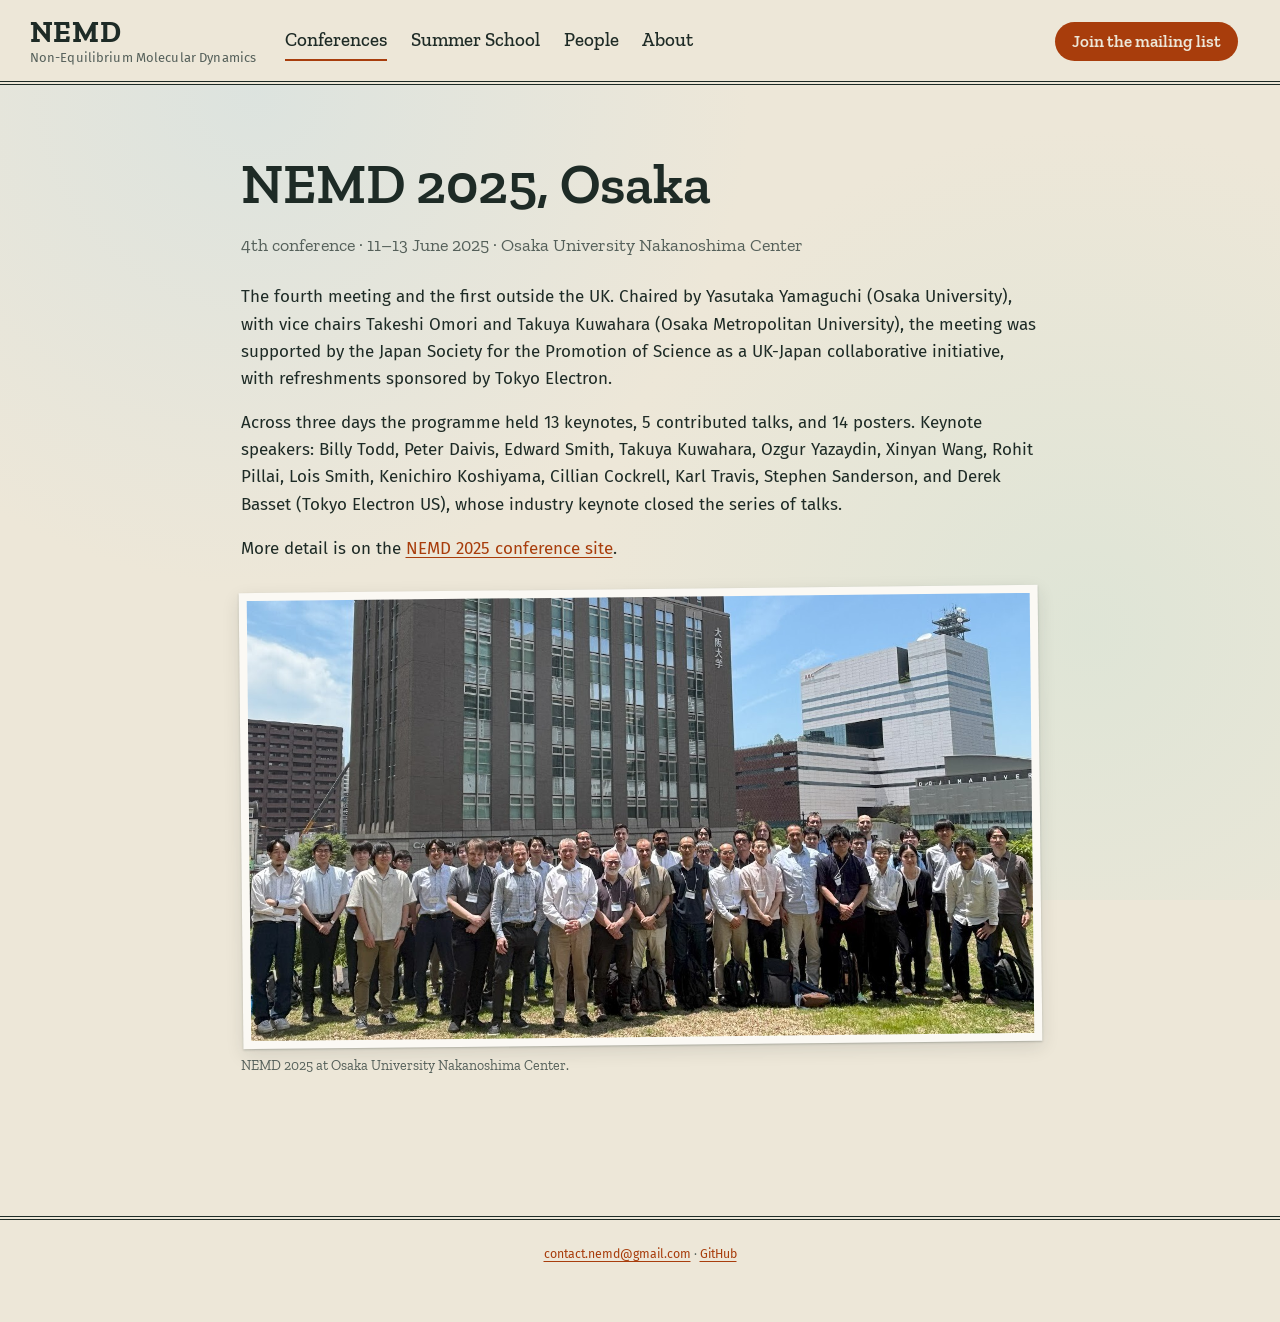
<file: conferences/nemd-2025.html>
<!DOCTYPE html>
<html xmlns="http://www.w3.org/1999/xhtml" lang="en" xml:lang="en"><head>

<meta charset="utf-8">
<meta name="generator" content="quarto-1.10.18">

<meta name="viewport" content="width=device-width, initial-scale=1.0, user-scalable=yes">


<title>NEMD 2025, Osaka – Non-Equilibrium Molecular Dynamics</title>
<style>
/* Default styles provided by pandoc.
** See https://pandoc.org/MANUAL.html#variables-for-html for config info.
*/
span.smallcaps{font-variant: small-caps;}
div.columns{display: flex; gap: 1.5em;}
div.column{flex: auto;}
@media screen {
div.columns{gap: min(4vw, 1.5em);}
div.column{overflow-x: auto;}
}
div.hanging-indent{margin-left: 1.5em; text-indent: -1.5em;}
ul.task-list{list-style: none;}
ul.task-list li input[type="checkbox"] {
  width: 0.8em;
  margin: 0 0.8em 0.2em -1em; /* quarto-specific, see https://github.com/quarto-dev/quarto-cli/issues/4556 */ 
  vertical-align: middle;
}
</style>


<script src="../site_libs/quarto-nav/quarto-nav.js"></script>
<script src="../site_libs/quarto-nav/headroom.min.js"></script>
<link href="../images/favicon.png" rel="icon" type="image/png">
<script src="../site_libs/clipboard/clipboard.min.js"></script>
<script src="../site_libs/quarto-html/quarto.js" type="module"></script>
<script src="../site_libs/quarto-html/tabsets/tabsets.js" type="module"></script>
<script src="../site_libs/quarto-html/popper.min.js"></script>
<script src="../site_libs/quarto-html/tippy.umd.min.js"></script>
<link href="../site_libs/quarto-html/tippy.css" rel="stylesheet">
<link href="../site_libs/quarto-html/quarto-syntax-highlighting-64a204ab8560d761af7679ceaba22944.css" rel="stylesheet" id="quarto-text-highlighting-styles">
<script src="../site_libs/bootstrap/bootstrap.min.js"></script>
<link href="../site_libs/bootstrap/bootstrap-icons.css" rel="stylesheet">
<link href="../site_libs/bootstrap/bootstrap-c4d3e0078a890bf3a79e9e11db7ee5ef.min.css" rel="stylesheet" append-hash="true" id="quarto-bootstrap" data-mode="light">
<script id="quarto-search-options" type="application/json">{
  "language": {
    "search-no-results-text": "No results",
    "search-matching-documents-text": "matching documents",
    "search-copy-link-title": "Copy link to search",
    "search-hide-matches-text": "Hide additional matches",
    "search-more-match-text": "more match in this document",
    "search-more-matches-text": "more matches in this document",
    "search-clear-button-title": "Clear",
    "search-text-placeholder": "",
    "search-detached-cancel-button-title": "Cancel",
    "search-submit-button-title": "Submit",
    "search-label": "Search"
  }
}</script>
<link rel="preconnect" href="https://fonts.googleapis.com">
<link href="https://fonts.googleapis.com/css2?family=Zilla+Slab:ital,wght@0,400;0,500;0,600;0,700;1,400&amp;family=Fira+Sans:ital,wght@0,400;0,500;0,600;1,400&amp;display=swap" rel="stylesheet">
<meta name="theme-color" content="#ede7d8">
<script>document.addEventListener('DOMContentLoaded',function(){var a=document.createElement('a');a.className='skip-link';a.href='#quarto-document-content';a.textContent='Skip to content';document.body.insertBefore(a,document.body.firstChild);});</script>


<link rel="stylesheet" href="../styles.css">
</head>

<body class="nav-fixed conference-page fullcontent quarto-light">

<div id="quarto-search-results"></div>
  <header id="quarto-header" class="headroom fixed-top">
    <nav class="navbar navbar-expand-lg " data-bs-theme="dark">
      <div class="navbar-container container-fluid">
      <div class="navbar-brand-container mx-auto">
    <a class="navbar-brand" href="../index.html">
    <span class="navbar-title">NEMD</span>
    </a>
  </div>
          <button class="navbar-toggler" type="button" data-bs-toggle="collapse" data-bs-target="#navbarCollapse" aria-controls="navbarCollapse" role="menu" aria-expanded="false" aria-label="Toggle navigation" onclick="if (window.quartoToggleHeadroom) { window.quartoToggleHeadroom(); }">
  <span class="navbar-toggler-icon"></span>
</button>
          <div class="collapse navbar-collapse" id="navbarCollapse">
            <ul class="navbar-nav navbar-nav-scroll me-auto">
  <li class="nav-item">
    <a class="nav-link" href="../conferences.html"> 
<span class="menu-text">Conferences</span></a>
  </li>  
  <li class="nav-item">
    <a class="nav-link" href="../summer-school.html"> 
<span class="menu-text">Summer School</span></a>
  </li>  
  <li class="nav-item">
    <a class="nav-link" href="../people.html"> 
<span class="menu-text">People</span></a>
  </li>  
  <li class="nav-item">
    <a class="nav-link" href="../about.html"> 
<span class="menu-text">About</span></a>
  </li>  
</ul>
            <ul class="navbar-nav navbar-nav-scroll ms-auto">
  <li class="nav-item">
    <a class="nav-link" href="mailto:contact.nemd@gmail.com?subject=subscribe"> 
<span class="menu-text">Join the mailing list</span></a>
  </li>  
</ul>
          </div> <!-- /navcollapse -->
            <div class="quarto-navbar-tools">
</div>
      </div> <!-- /container-fluid -->
    </nav>
</header>
<!-- content -->
<div id="quarto-content" class="quarto-container page-columns page-rows-contents page-layout-article page-navbar">
<!-- sidebar -->
<!-- margin-sidebar -->
    
<!-- main -->
<main class="content" id="quarto-document-content">

<header id="title-block-header" class="quarto-title-block default">
<div class="quarto-title">
<h1 class="title">NEMD 2025, Osaka</h1>
</div>



<div class="quarto-title-meta">

    
  
    
  </div>
  


</header>


<p class="event-meta">4th conference · 11–13 June 2025 · Osaka University Nakanoshima Center</p>
<p>The fourth meeting and the first outside the UK. Chaired by Yasutaka Yamaguchi (Osaka University), with vice chairs Takeshi Omori and Takuya Kuwahara (Osaka Metropolitan University), the meeting was supported by the Japan Society for the Promotion of Science as a UK-Japan collaborative initiative, with refreshments sponsored by Tokyo Electron.</p>
<p>Across three days the programme held 13 keynotes, 5 contributed talks, and 14 posters. Keynote speakers: Billy Todd, Peter Daivis, Edward Smith, Takuya Kuwahara, Ozgur Yazaydin, Xinyan Wang, Rohit Pillai, Lois Smith, Kenichiro Koshiyama, Cillian Cockrell, Karl Travis, Stephen Sanderson, and Derek Basset (Tokyo Electron US), whose industry keynote closed the series of talks.</p>
<p>More detail is on the <a href="https://sites.google.com/view/nemd2025-japan/home">NEMD 2025 conference site</a>.</p>
<div class="event-photo"><img src="../images/osaka-2025.jpg" alt="NEMD 2025 group photo at Osaka University Nakanoshima Center"></div>
<p class="photo-credit">NEMD 2025 at Osaka University Nakanoshima Center.</p>



</main> <!-- /main -->
<script id="quarto-html-after-body" type="application/javascript">
  window.document.addEventListener("DOMContentLoaded", function (event) {
    const isCodeAnnotation = (el) => {
      for (const clz of el.classList) {
        if (clz.startsWith('code-annotation-')) {                     
          return true;
        }
      }
      return false;
    }
    const onCopySuccess = function(e) {
      // button target
      const button = e.trigger;
      // don't keep focus
      button.blur();
      // flash "checked"
      button.classList.add('code-copy-button-checked');
      var currentTitle = button.getAttribute("title");
      button.setAttribute("title", "Copied!");
      let tooltip;
      if (window.bootstrap) {
        button.setAttribute("data-bs-toggle", "tooltip");
        button.setAttribute("data-bs-placement", "left");
        button.setAttribute("data-bs-title", "Copied!");
        tooltip = new bootstrap.Tooltip(button, 
          { trigger: "manual", 
            customClass: "code-copy-button-tooltip",
            offset: [0, -8]});
        tooltip.show();    
      }
      setTimeout(function() {
        if (tooltip) {
          tooltip.hide();
          button.removeAttribute("data-bs-title");
          button.removeAttribute("data-bs-toggle");
          button.removeAttribute("data-bs-placement");
        }
        button.setAttribute("title", currentTitle);
        button.classList.remove('code-copy-button-checked');
      }, 1000);
      // clear code selection
      e.clearSelection();
    }
    const getTextToCopy = function(trigger) {
      const outerScaffold = trigger.parentElement.cloneNode(true);
      const codeEl = outerScaffold.querySelector('code');
      for (const childEl of codeEl.children) {
        if (isCodeAnnotation(childEl)) {
          childEl.remove();
        }
      }
      return codeEl.innerText;
    }
    const clipboard = new window.ClipboardJS('.code-copy-button:not([data-in-quarto-modal])', {
      text: getTextToCopy
    });
    clipboard.on('success', onCopySuccess);
    if (window.document.getElementById('quarto-embedded-source-code-modal')) {
      const clipboardModal = new window.ClipboardJS('.code-copy-button[data-in-quarto-modal]', {
        text: getTextToCopy,
        container: window.document.getElementById('quarto-embedded-source-code-modal')
      });
      clipboardModal.on('success', onCopySuccess);
    }
      var localhostRegex = new RegExp(/^(?:http|https):\/\/localhost\:?[0-9]*\//);
      var mailtoRegex = new RegExp(/^mailto:/);
        var filterRegex = new RegExp("https:\/\/non-equilibrium-molecular-dynamics\.github\.io");
      var isInternal = (href) => {
          return filterRegex.test(href) || localhostRegex.test(href) || mailtoRegex.test(href);
      }
      // Inspect non-navigation links and adorn them if external
     var links = window.document.querySelectorAll('a[href]:not(.nav-link):not(.navbar-brand):not(.toc-action):not(.sidebar-link):not(.sidebar-item-toggle):not(.pagination-link):not(.no-external):not([aria-hidden]):not(.dropdown-item):not(.quarto-navigation-tool):not(.about-link)');
      for (var i=0; i<links.length; i++) {
        const link = links[i];
        if (!isInternal(link.href)) {
          // undo the damage that might have been done by quarto-nav.js in the case of
          // links that we want to consider external
          if (link.dataset.originalHref !== undefined) {
            link.href = link.dataset.originalHref;
          }
            // target, if specified
            link.setAttribute("target", "_blank");
            if (link.getAttribute("rel") === null) {
              link.setAttribute("rel", "noopener");
            }
        }
      }
    function tippyHover(el, contentFn, onTriggerFn, onUntriggerFn) {
      const config = {
        allowHTML: true,
        maxWidth: 500,
        delay: 100,
        arrow: false,
        appendTo: function(el) {
            return el.parentElement;
        },
        interactive: true,
        interactiveBorder: 10,
        theme: 'quarto',
        placement: 'bottom-start',
      };
      if (contentFn) {
        config.content = contentFn;
      }
      if (onTriggerFn) {
        config.onTrigger = onTriggerFn;
      }
      if (onUntriggerFn) {
        config.onUntrigger = onUntriggerFn;
      }
      window.tippy(el, config); 
    }
    const noterefs = window.document.querySelectorAll('a[role="doc-noteref"]');
    for (var i=0; i<noterefs.length; i++) {
      const ref = noterefs[i];
      tippyHover(ref, function() {
        // use id or data attribute instead here
        let href = ref.getAttribute('data-footnote-href') || ref.getAttribute('href');
        try { href = new URL(href).hash; } catch {}
        const id = href.replace(/^#\/?/, "");
        const note = window.document.getElementById(id);
        if (note) {
          return note.innerHTML;
        } else {
          return "";
        }
      });
    }
    const xrefs = window.document.querySelectorAll('a.quarto-xref');
    const processXRef = (id, note) => {
      // Strip column container classes
      const stripColumnClz = (el) => {
        el.classList.remove("page-full", "page-columns");
        if (el.children) {
          for (const child of el.children) {
            stripColumnClz(child);
          }
        }
      }
      stripColumnClz(note)
      if (id === null || id.startsWith('sec-')) {
        // Special case sections, only their first couple elements
        const container = document.createElement("div");
        if (note.children && note.children.length > 2) {
          container.appendChild(note.children[0].cloneNode(true));
          for (let i = 1; i < note.children.length; i++) {
            const child = note.children[i];
            if (child.tagName === "P" && child.innerText === "") {
              continue;
            } else {
              container.appendChild(child.cloneNode(true));
              break;
            }
          }
          if (window.Quarto?.typesetMath) {
            window.Quarto.typesetMath(container);
          }
          return container.innerHTML
        } else {
          if (window.Quarto?.typesetMath) {
            window.Quarto.typesetMath(note);
          }
          return note.innerHTML;
        }
      } else {
        // Remove any anchor links if they are present
        const anchorLink = note.querySelector('a.anchorjs-link');
        if (anchorLink) {
          anchorLink.remove();
        }
        if (window.Quarto?.typesetMath) {
          window.Quarto.typesetMath(note);
        }
        if (note.classList.contains("callout")) {
          return note.outerHTML;
        } else {
          return note.innerHTML;
        }
      }
    }
    for (var i=0; i<xrefs.length; i++) {
      const xref = xrefs[i];
      tippyHover(xref, undefined, function(instance) {
        instance.disable();
        let url = xref.getAttribute('href');
        let hash = undefined; 
        if (url.startsWith('#')) {
          hash = url;
        } else {
          try { hash = new URL(url).hash; } catch {}
        }
        if (hash) {
          const id = hash.replace(/^#\/?/, "");
          const note = window.document.getElementById(id);
          if (note !== null) {
            try {
              const html = processXRef(id, note.cloneNode(true));
              instance.setContent(html);
            } finally {
              instance.enable();
              instance.show();
            }
          } else {
            // See if we can fetch this
            fetch(url.split('#')[0])
            .then(res => res.text())
            .then(html => {
              const parser = new DOMParser();
              const htmlDoc = parser.parseFromString(html, "text/html");
              const note = htmlDoc.getElementById(id);
              if (note !== null) {
                const html = processXRef(id, note);
                instance.setContent(html);
              } 
            }).finally(() => {
              instance.enable();
              instance.show();
            });
          }
        } else {
          // See if we can fetch a full url (with no hash to target)
          // This is a special case and we should probably do some content thinning / targeting
          fetch(url)
          .then(res => res.text())
          .then(html => {
            const parser = new DOMParser();
            const htmlDoc = parser.parseFromString(html, "text/html");
            const note = htmlDoc.querySelector('main.content');
            if (note !== null) {
              // This should only happen for chapter cross references
              // (since there is no id in the URL)
              // remove the first header
              if (note.children.length > 0 && note.children[0].tagName === "HEADER") {
                note.children[0].remove();
              }
              const html = processXRef(null, note);
              instance.setContent(html);
            } 
          }).finally(() => {
            instance.enable();
            instance.show();
          });
        }
      }, function(instance) {
      });
    }
        let selectedAnnoteEl;
        const selectorForAnnotation = ( cell, annotation) => {
          let cellAttr = 'data-code-cell="' + cell + '"';
          let lineAttr = 'data-code-annotation="' +  annotation + '"';
          const selector = 'span[' + cellAttr + '][' + lineAttr + ']';
          return selector;
        }
        const selectCodeLines = (annoteEl) => {
          const doc = window.document;
          const targetCell = annoteEl.getAttribute("data-target-cell");
          const targetAnnotation = annoteEl.getAttribute("data-target-annotation");
          const annoteSpan = window.document.querySelector(selectorForAnnotation(targetCell, targetAnnotation));
          const lines = annoteSpan.getAttribute("data-code-lines").split(",");
          const lineIds = lines.map((line) => {
            return targetCell + "-" + line;
          })
          let top = null;
          let height = null;
          let parent = null;
          if (lineIds.length > 0) {
              //compute the position of the single el (top and bottom and make a div)
              const el = window.document.getElementById(lineIds[0]);
              top = el.offsetTop;
              height = el.offsetHeight;
              parent = el.parentElement.parentElement;
            if (lineIds.length > 1) {
              const lastEl = window.document.getElementById(lineIds[lineIds.length - 1]);
              const bottom = lastEl.offsetTop + lastEl.offsetHeight;
              height = bottom - top;
            }
            if (top !== null && height !== null && parent !== null) {
              // cook up a div (if necessary) and position it 
              let div = window.document.getElementById("code-annotation-line-highlight");
              if (div === null) {
                div = window.document.createElement("div");
                div.setAttribute("id", "code-annotation-line-highlight");
                div.style.position = 'absolute';
                parent.appendChild(div);
              }
              div.style.top = top - 2 + "px";
              div.style.height = height + 4 + "px";
              div.style.left = 0;
              let gutterDiv = window.document.getElementById("code-annotation-line-highlight-gutter");
              if (gutterDiv === null) {
                gutterDiv = window.document.createElement("div");
                gutterDiv.setAttribute("id", "code-annotation-line-highlight-gutter");
                gutterDiv.style.position = 'absolute';
                const codeCell = window.document.getElementById(targetCell);
                const gutter = codeCell.querySelector('.code-annotation-gutter');
                gutter.appendChild(gutterDiv);
              }
              gutterDiv.style.top = top - 2 + "px";
              gutterDiv.style.height = height + 4 + "px";
            }
            selectedAnnoteEl = annoteEl;
          }
        };
        const unselectCodeLines = () => {
          const elementsIds = ["code-annotation-line-highlight", "code-annotation-line-highlight-gutter"];
          elementsIds.forEach((elId) => {
            const div = window.document.getElementById(elId);
            if (div) {
              div.remove();
            }
          });
          selectedAnnoteEl = undefined;
        };
          // Handle positioning of the toggle
      window.addEventListener(
        "resize",
        throttle(() => {
          elRect = undefined;
          if (selectedAnnoteEl) {
            selectCodeLines(selectedAnnoteEl);
          }
        }, 10)
      );
      function throttle(fn, ms) {
      let throttle = false;
      let timer;
        return (...args) => {
          if(!throttle) { // first call gets through
              fn.apply(this, args);
              throttle = true;
          } else { // all the others get throttled
              if(timer) clearTimeout(timer); // cancel #2
              timer = setTimeout(() => {
                fn.apply(this, args);
                timer = throttle = false;
              }, ms);
          }
        };
      }
        // Attach click handler to the DT
        const annoteDls = window.document.querySelectorAll('dt[data-target-cell]');
        for (const annoteDlNode of annoteDls) {
          annoteDlNode.addEventListener('click', (event) => {
            const clickedEl = event.target;
            if (clickedEl !== selectedAnnoteEl) {
              unselectCodeLines();
              const activeEl = window.document.querySelector('dt[data-target-cell].code-annotation-active');
              if (activeEl) {
                activeEl.classList.remove('code-annotation-active');
              }
              selectCodeLines(clickedEl);
              clickedEl.classList.add('code-annotation-active');
            } else {
              // Unselect the line
              unselectCodeLines();
              clickedEl.classList.remove('code-annotation-active');
            }
          });
        }
    const findCites = (el) => {
      const parentEl = el.parentElement;
      if (parentEl) {
        const cites = parentEl.dataset.cites;
        if (cites) {
          return {
            el,
            cites: cites.split(' ')
          };
        } else {
          return findCites(el.parentElement)
        }
      } else {
        return undefined;
      }
    };
    var bibliorefs = window.document.querySelectorAll('a[role="doc-biblioref"]');
    for (var i=0; i<bibliorefs.length; i++) {
      const ref = bibliorefs[i];
      const citeInfo = findCites(ref);
      if (citeInfo) {
        tippyHover(citeInfo.el, function() {
          var popup = window.document.createElement('div');
          citeInfo.cites.forEach(function(cite) {
            var citeDiv = window.document.createElement('div');
            citeDiv.classList.add('hanging-indent');
            citeDiv.classList.add('csl-entry');
            var biblioDiv = window.document.getElementById('ref-' + cite);
            if (biblioDiv) {
              citeDiv.innerHTML = biblioDiv.innerHTML;
            }
            popup.appendChild(citeDiv);
          });
          return popup.innerHTML;
        });
      }
    }
  });
  </script>
</div> <!-- /content -->
<footer class="footer">
  <div class="nav-footer">
    <div class="nav-footer-left">
      &nbsp;
    </div>   
    <div class="nav-footer-center">
<p><a href="mailto:contact.nemd@gmail.com">contact.nemd@gmail.com</a> · <a href="https://github.com/Non-Equilibrium-Molecular-Dynamics">GitHub</a></p>
</div>
    <div class="nav-footer-right">
      &nbsp;
    </div>
  </div>
</footer>




</body></html>
</file>
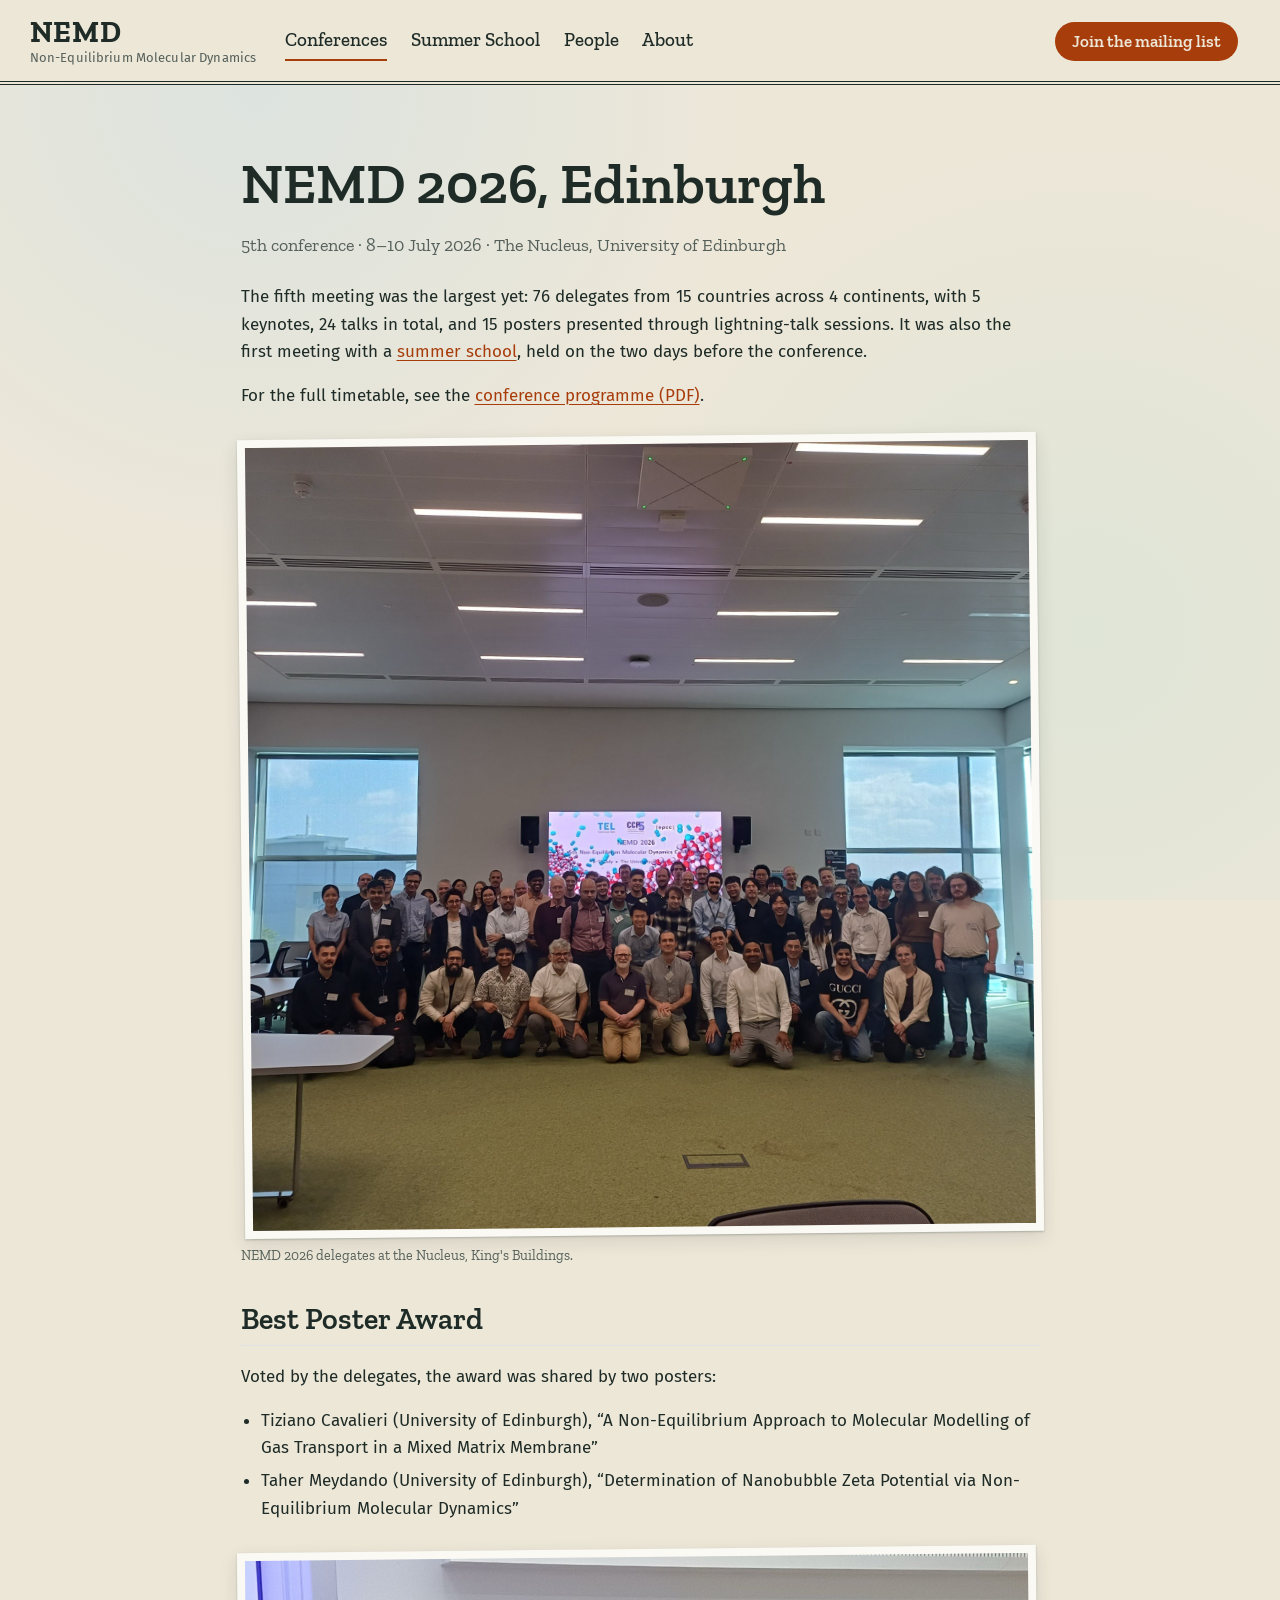
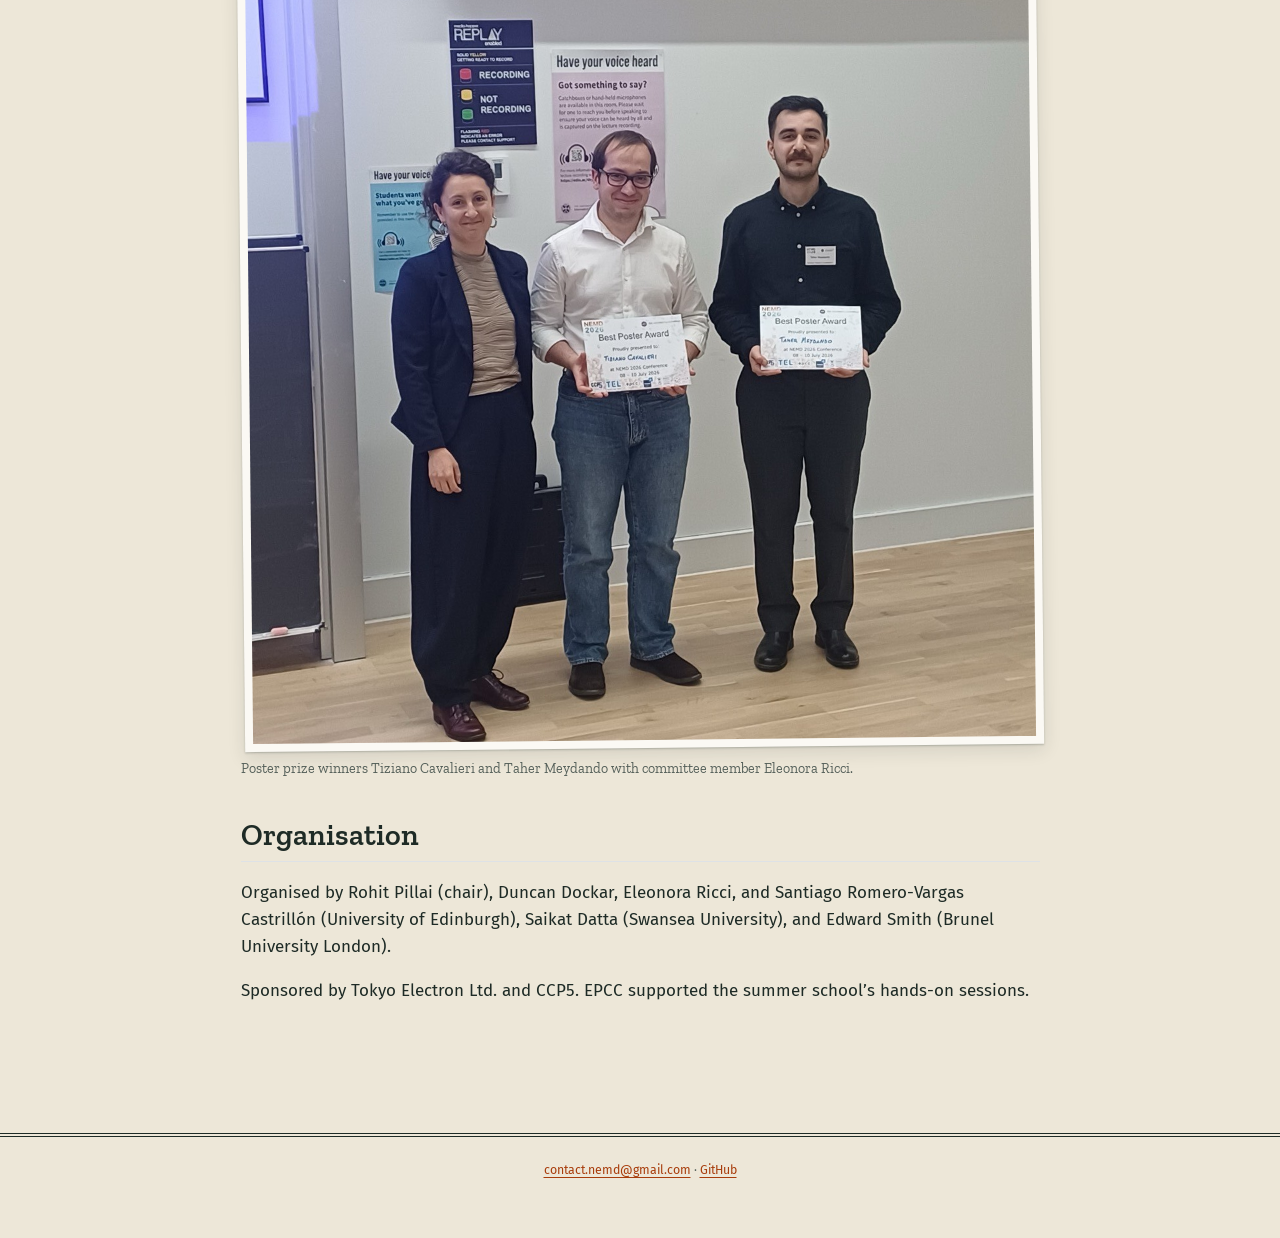
<file: conferences/nemd-2026.html>
<!DOCTYPE html>
<html xmlns="http://www.w3.org/1999/xhtml" lang="en" xml:lang="en"><head>

<meta charset="utf-8">
<meta name="generator" content="quarto-1.10.18">

<meta name="viewport" content="width=device-width, initial-scale=1.0, user-scalable=yes">


<title>NEMD 2026, Edinburgh – Non-Equilibrium Molecular Dynamics</title>
<style>
/* Default styles provided by pandoc.
** See https://pandoc.org/MANUAL.html#variables-for-html for config info.
*/
span.smallcaps{font-variant: small-caps;}
div.columns{display: flex; gap: 1.5em;}
div.column{flex: auto;}
@media screen {
div.columns{gap: min(4vw, 1.5em);}
div.column{overflow-x: auto;}
}
div.hanging-indent{margin-left: 1.5em; text-indent: -1.5em;}
ul.task-list{list-style: none;}
ul.task-list li input[type="checkbox"] {
  width: 0.8em;
  margin: 0 0.8em 0.2em -1em; /* quarto-specific, see https://github.com/quarto-dev/quarto-cli/issues/4556 */ 
  vertical-align: middle;
}
</style>


<script src="../site_libs/quarto-nav/quarto-nav.js"></script>
<script src="../site_libs/quarto-nav/headroom.min.js"></script>
<link href="../images/favicon.png" rel="icon" type="image/png">
<script src="../site_libs/clipboard/clipboard.min.js"></script>
<script src="../site_libs/quarto-html/quarto.js" type="module"></script>
<script src="../site_libs/quarto-html/tabsets/tabsets.js" type="module"></script>
<script src="../site_libs/quarto-html/popper.min.js"></script>
<script src="../site_libs/quarto-html/tippy.umd.min.js"></script>
<link href="../site_libs/quarto-html/tippy.css" rel="stylesheet">
<link href="../site_libs/quarto-html/quarto-syntax-highlighting-64a204ab8560d761af7679ceaba22944.css" rel="stylesheet" id="quarto-text-highlighting-styles">
<script src="../site_libs/bootstrap/bootstrap.min.js"></script>
<link href="../site_libs/bootstrap/bootstrap-icons.css" rel="stylesheet">
<link href="../site_libs/bootstrap/bootstrap-c4d3e0078a890bf3a79e9e11db7ee5ef.min.css" rel="stylesheet" append-hash="true" id="quarto-bootstrap" data-mode="light">
<script id="quarto-search-options" type="application/json">{
  "language": {
    "search-no-results-text": "No results",
    "search-matching-documents-text": "matching documents",
    "search-copy-link-title": "Copy link to search",
    "search-hide-matches-text": "Hide additional matches",
    "search-more-match-text": "more match in this document",
    "search-more-matches-text": "more matches in this document",
    "search-clear-button-title": "Clear",
    "search-text-placeholder": "",
    "search-detached-cancel-button-title": "Cancel",
    "search-submit-button-title": "Submit",
    "search-label": "Search"
  }
}</script>
<link rel="preconnect" href="https://fonts.googleapis.com">
<link href="https://fonts.googleapis.com/css2?family=Zilla+Slab:ital,wght@0,400;0,500;0,600;0,700;1,400&amp;family=Fira+Sans:ital,wght@0,400;0,500;0,600;1,400&amp;display=swap" rel="stylesheet">
<meta name="theme-color" content="#ede7d8">
<script>document.addEventListener('DOMContentLoaded',function(){var a=document.createElement('a');a.className='skip-link';a.href='#quarto-document-content';a.textContent='Skip to content';document.body.insertBefore(a,document.body.firstChild);});</script>


<link rel="stylesheet" href="../styles.css">
</head>

<body class="nav-fixed conference-page fullcontent quarto-light">

<div id="quarto-search-results"></div>
  <header id="quarto-header" class="headroom fixed-top">
    <nav class="navbar navbar-expand-lg " data-bs-theme="dark">
      <div class="navbar-container container-fluid">
      <div class="navbar-brand-container mx-auto">
    <a class="navbar-brand" href="../index.html">
    <span class="navbar-title">NEMD</span>
    </a>
  </div>
          <button class="navbar-toggler" type="button" data-bs-toggle="collapse" data-bs-target="#navbarCollapse" aria-controls="navbarCollapse" role="menu" aria-expanded="false" aria-label="Toggle navigation" onclick="if (window.quartoToggleHeadroom) { window.quartoToggleHeadroom(); }">
  <span class="navbar-toggler-icon"></span>
</button>
          <div class="collapse navbar-collapse" id="navbarCollapse">
            <ul class="navbar-nav navbar-nav-scroll me-auto">
  <li class="nav-item">
    <a class="nav-link" href="../conferences.html"> 
<span class="menu-text">Conferences</span></a>
  </li>  
  <li class="nav-item">
    <a class="nav-link" href="../summer-school.html"> 
<span class="menu-text">Summer School</span></a>
  </li>  
  <li class="nav-item">
    <a class="nav-link" href="../people.html"> 
<span class="menu-text">People</span></a>
  </li>  
  <li class="nav-item">
    <a class="nav-link" href="../about.html"> 
<span class="menu-text">About</span></a>
  </li>  
</ul>
            <ul class="navbar-nav navbar-nav-scroll ms-auto">
  <li class="nav-item">
    <a class="nav-link" href="mailto:contact.nemd@gmail.com?subject=subscribe"> 
<span class="menu-text">Join the mailing list</span></a>
  </li>  
</ul>
          </div> <!-- /navcollapse -->
            <div class="quarto-navbar-tools">
</div>
      </div> <!-- /container-fluid -->
    </nav>
</header>
<!-- content -->
<div id="quarto-content" class="quarto-container page-columns page-rows-contents page-layout-article page-navbar">
<!-- sidebar -->
<!-- margin-sidebar -->
    
<!-- main -->
<main class="content" id="quarto-document-content">

<header id="title-block-header" class="quarto-title-block default">
<div class="quarto-title">
<h1 class="title">NEMD 2026, Edinburgh</h1>
</div>



<div class="quarto-title-meta">

    
  
    
  </div>
  


</header>


<p class="event-meta">5th conference · 8–10 July 2026 · The Nucleus, University of Edinburgh</p>
<p>The fifth meeting was the largest yet: 76 delegates from 15 countries across 4 continents, with 5 keynotes, 24 talks in total, and 15 posters presented through lightning-talk sessions. It was also the first meeting with a <a href="../summer-school.html">summer school</a>, held on the two days before the conference.</p>
<p>For the full timetable, see the <a href="../files/NEMD2026_Programme.pdf">conference programme (PDF)</a>.</p>
<div class="event-photo"><img src="../images/conf-full.jpg" alt="NEMD 2026 group photo at the Nucleus, University of Edinburgh"></div>
<p class="photo-credit">NEMD 2026 delegates at the Nucleus, King's Buildings.</p>
<section id="best-poster-award" class="level2">
<h2 data-anchor-id="best-poster-award">Best Poster Award</h2>
<p>Voted by the delegates, the award was shared by two posters:</p>
<ul>
<li>Tiziano Cavalieri (University of Edinburgh), “A Non-Equilibrium Approach to Molecular Modelling of Gas Transport in a Mixed Matrix Membrane”</li>
<li>Taher Meydando (University of Edinburgh), “Determination of Nanobubble Zeta Potential via Non-Equilibrium Molecular Dynamics”</li>
</ul>
<div class="event-photo"><img src="../images/poster-awards-2026.jpg" alt="The two Best Poster Award winners holding their certificates"></div>
<p class="photo-credit">Poster prize winners Tiziano Cavalieri and Taher Meydando with committee member Eleonora Ricci.</p>
</section>
<section id="organisation" class="level2">
<h2 data-anchor-id="organisation">Organisation</h2>
<p>Organised by Rohit Pillai (chair), Duncan Dockar, Eleonora Ricci, and Santiago Romero-Vargas Castrillón (University of Edinburgh), Saikat Datta (Swansea University), and Edward Smith (Brunel University London).</p>
<p>Sponsored by Tokyo Electron Ltd.&nbsp;and CCP5. EPCC supported the summer school’s hands-on sessions.</p>


</section>

</main> <!-- /main -->
<script id="quarto-html-after-body" type="application/javascript">
  window.document.addEventListener("DOMContentLoaded", function (event) {
    const isCodeAnnotation = (el) => {
      for (const clz of el.classList) {
        if (clz.startsWith('code-annotation-')) {                     
          return true;
        }
      }
      return false;
    }
    const onCopySuccess = function(e) {
      // button target
      const button = e.trigger;
      // don't keep focus
      button.blur();
      // flash "checked"
      button.classList.add('code-copy-button-checked');
      var currentTitle = button.getAttribute("title");
      button.setAttribute("title", "Copied!");
      let tooltip;
      if (window.bootstrap) {
        button.setAttribute("data-bs-toggle", "tooltip");
        button.setAttribute("data-bs-placement", "left");
        button.setAttribute("data-bs-title", "Copied!");
        tooltip = new bootstrap.Tooltip(button, 
          { trigger: "manual", 
            customClass: "code-copy-button-tooltip",
            offset: [0, -8]});
        tooltip.show();    
      }
      setTimeout(function() {
        if (tooltip) {
          tooltip.hide();
          button.removeAttribute("data-bs-title");
          button.removeAttribute("data-bs-toggle");
          button.removeAttribute("data-bs-placement");
        }
        button.setAttribute("title", currentTitle);
        button.classList.remove('code-copy-button-checked');
      }, 1000);
      // clear code selection
      e.clearSelection();
    }
    const getTextToCopy = function(trigger) {
      const outerScaffold = trigger.parentElement.cloneNode(true);
      const codeEl = outerScaffold.querySelector('code');
      for (const childEl of codeEl.children) {
        if (isCodeAnnotation(childEl)) {
          childEl.remove();
        }
      }
      return codeEl.innerText;
    }
    const clipboard = new window.ClipboardJS('.code-copy-button:not([data-in-quarto-modal])', {
      text: getTextToCopy
    });
    clipboard.on('success', onCopySuccess);
    if (window.document.getElementById('quarto-embedded-source-code-modal')) {
      const clipboardModal = new window.ClipboardJS('.code-copy-button[data-in-quarto-modal]', {
        text: getTextToCopy,
        container: window.document.getElementById('quarto-embedded-source-code-modal')
      });
      clipboardModal.on('success', onCopySuccess);
    }
      var localhostRegex = new RegExp(/^(?:http|https):\/\/localhost\:?[0-9]*\//);
      var mailtoRegex = new RegExp(/^mailto:/);
        var filterRegex = new RegExp("https:\/\/non-equilibrium-molecular-dynamics\.github\.io");
      var isInternal = (href) => {
          return filterRegex.test(href) || localhostRegex.test(href) || mailtoRegex.test(href);
      }
      // Inspect non-navigation links and adorn them if external
     var links = window.document.querySelectorAll('a[href]:not(.nav-link):not(.navbar-brand):not(.toc-action):not(.sidebar-link):not(.sidebar-item-toggle):not(.pagination-link):not(.no-external):not([aria-hidden]):not(.dropdown-item):not(.quarto-navigation-tool):not(.about-link)');
      for (var i=0; i<links.length; i++) {
        const link = links[i];
        if (!isInternal(link.href)) {
          // undo the damage that might have been done by quarto-nav.js in the case of
          // links that we want to consider external
          if (link.dataset.originalHref !== undefined) {
            link.href = link.dataset.originalHref;
          }
            // target, if specified
            link.setAttribute("target", "_blank");
            if (link.getAttribute("rel") === null) {
              link.setAttribute("rel", "noopener");
            }
        }
      }
    function tippyHover(el, contentFn, onTriggerFn, onUntriggerFn) {
      const config = {
        allowHTML: true,
        maxWidth: 500,
        delay: 100,
        arrow: false,
        appendTo: function(el) {
            return el.parentElement;
        },
        interactive: true,
        interactiveBorder: 10,
        theme: 'quarto',
        placement: 'bottom-start',
      };
      if (contentFn) {
        config.content = contentFn;
      }
      if (onTriggerFn) {
        config.onTrigger = onTriggerFn;
      }
      if (onUntriggerFn) {
        config.onUntrigger = onUntriggerFn;
      }
      window.tippy(el, config); 
    }
    const noterefs = window.document.querySelectorAll('a[role="doc-noteref"]');
    for (var i=0; i<noterefs.length; i++) {
      const ref = noterefs[i];
      tippyHover(ref, function() {
        // use id or data attribute instead here
        let href = ref.getAttribute('data-footnote-href') || ref.getAttribute('href');
        try { href = new URL(href).hash; } catch {}
        const id = href.replace(/^#\/?/, "");
        const note = window.document.getElementById(id);
        if (note) {
          return note.innerHTML;
        } else {
          return "";
        }
      });
    }
    const xrefs = window.document.querySelectorAll('a.quarto-xref');
    const processXRef = (id, note) => {
      // Strip column container classes
      const stripColumnClz = (el) => {
        el.classList.remove("page-full", "page-columns");
        if (el.children) {
          for (const child of el.children) {
            stripColumnClz(child);
          }
        }
      }
      stripColumnClz(note)
      if (id === null || id.startsWith('sec-')) {
        // Special case sections, only their first couple elements
        const container = document.createElement("div");
        if (note.children && note.children.length > 2) {
          container.appendChild(note.children[0].cloneNode(true));
          for (let i = 1; i < note.children.length; i++) {
            const child = note.children[i];
            if (child.tagName === "P" && child.innerText === "") {
              continue;
            } else {
              container.appendChild(child.cloneNode(true));
              break;
            }
          }
          if (window.Quarto?.typesetMath) {
            window.Quarto.typesetMath(container);
          }
          return container.innerHTML
        } else {
          if (window.Quarto?.typesetMath) {
            window.Quarto.typesetMath(note);
          }
          return note.innerHTML;
        }
      } else {
        // Remove any anchor links if they are present
        const anchorLink = note.querySelector('a.anchorjs-link');
        if (anchorLink) {
          anchorLink.remove();
        }
        if (window.Quarto?.typesetMath) {
          window.Quarto.typesetMath(note);
        }
        if (note.classList.contains("callout")) {
          return note.outerHTML;
        } else {
          return note.innerHTML;
        }
      }
    }
    for (var i=0; i<xrefs.length; i++) {
      const xref = xrefs[i];
      tippyHover(xref, undefined, function(instance) {
        instance.disable();
        let url = xref.getAttribute('href');
        let hash = undefined; 
        if (url.startsWith('#')) {
          hash = url;
        } else {
          try { hash = new URL(url).hash; } catch {}
        }
        if (hash) {
          const id = hash.replace(/^#\/?/, "");
          const note = window.document.getElementById(id);
          if (note !== null) {
            try {
              const html = processXRef(id, note.cloneNode(true));
              instance.setContent(html);
            } finally {
              instance.enable();
              instance.show();
            }
          } else {
            // See if we can fetch this
            fetch(url.split('#')[0])
            .then(res => res.text())
            .then(html => {
              const parser = new DOMParser();
              const htmlDoc = parser.parseFromString(html, "text/html");
              const note = htmlDoc.getElementById(id);
              if (note !== null) {
                const html = processXRef(id, note);
                instance.setContent(html);
              } 
            }).finally(() => {
              instance.enable();
              instance.show();
            });
          }
        } else {
          // See if we can fetch a full url (with no hash to target)
          // This is a special case and we should probably do some content thinning / targeting
          fetch(url)
          .then(res => res.text())
          .then(html => {
            const parser = new DOMParser();
            const htmlDoc = parser.parseFromString(html, "text/html");
            const note = htmlDoc.querySelector('main.content');
            if (note !== null) {
              // This should only happen for chapter cross references
              // (since there is no id in the URL)
              // remove the first header
              if (note.children.length > 0 && note.children[0].tagName === "HEADER") {
                note.children[0].remove();
              }
              const html = processXRef(null, note);
              instance.setContent(html);
            } 
          }).finally(() => {
            instance.enable();
            instance.show();
          });
        }
      }, function(instance) {
      });
    }
        let selectedAnnoteEl;
        const selectorForAnnotation = ( cell, annotation) => {
          let cellAttr = 'data-code-cell="' + cell + '"';
          let lineAttr = 'data-code-annotation="' +  annotation + '"';
          const selector = 'span[' + cellAttr + '][' + lineAttr + ']';
          return selector;
        }
        const selectCodeLines = (annoteEl) => {
          const doc = window.document;
          const targetCell = annoteEl.getAttribute("data-target-cell");
          const targetAnnotation = annoteEl.getAttribute("data-target-annotation");
          const annoteSpan = window.document.querySelector(selectorForAnnotation(targetCell, targetAnnotation));
          const lines = annoteSpan.getAttribute("data-code-lines").split(",");
          const lineIds = lines.map((line) => {
            return targetCell + "-" + line;
          })
          let top = null;
          let height = null;
          let parent = null;
          if (lineIds.length > 0) {
              //compute the position of the single el (top and bottom and make a div)
              const el = window.document.getElementById(lineIds[0]);
              top = el.offsetTop;
              height = el.offsetHeight;
              parent = el.parentElement.parentElement;
            if (lineIds.length > 1) {
              const lastEl = window.document.getElementById(lineIds[lineIds.length - 1]);
              const bottom = lastEl.offsetTop + lastEl.offsetHeight;
              height = bottom - top;
            }
            if (top !== null && height !== null && parent !== null) {
              // cook up a div (if necessary) and position it 
              let div = window.document.getElementById("code-annotation-line-highlight");
              if (div === null) {
                div = window.document.createElement("div");
                div.setAttribute("id", "code-annotation-line-highlight");
                div.style.position = 'absolute';
                parent.appendChild(div);
              }
              div.style.top = top - 2 + "px";
              div.style.height = height + 4 + "px";
              div.style.left = 0;
              let gutterDiv = window.document.getElementById("code-annotation-line-highlight-gutter");
              if (gutterDiv === null) {
                gutterDiv = window.document.createElement("div");
                gutterDiv.setAttribute("id", "code-annotation-line-highlight-gutter");
                gutterDiv.style.position = 'absolute';
                const codeCell = window.document.getElementById(targetCell);
                const gutter = codeCell.querySelector('.code-annotation-gutter');
                gutter.appendChild(gutterDiv);
              }
              gutterDiv.style.top = top - 2 + "px";
              gutterDiv.style.height = height + 4 + "px";
            }
            selectedAnnoteEl = annoteEl;
          }
        };
        const unselectCodeLines = () => {
          const elementsIds = ["code-annotation-line-highlight", "code-annotation-line-highlight-gutter"];
          elementsIds.forEach((elId) => {
            const div = window.document.getElementById(elId);
            if (div) {
              div.remove();
            }
          });
          selectedAnnoteEl = undefined;
        };
          // Handle positioning of the toggle
      window.addEventListener(
        "resize",
        throttle(() => {
          elRect = undefined;
          if (selectedAnnoteEl) {
            selectCodeLines(selectedAnnoteEl);
          }
        }, 10)
      );
      function throttle(fn, ms) {
      let throttle = false;
      let timer;
        return (...args) => {
          if(!throttle) { // first call gets through
              fn.apply(this, args);
              throttle = true;
          } else { // all the others get throttled
              if(timer) clearTimeout(timer); // cancel #2
              timer = setTimeout(() => {
                fn.apply(this, args);
                timer = throttle = false;
              }, ms);
          }
        };
      }
        // Attach click handler to the DT
        const annoteDls = window.document.querySelectorAll('dt[data-target-cell]');
        for (const annoteDlNode of annoteDls) {
          annoteDlNode.addEventListener('click', (event) => {
            const clickedEl = event.target;
            if (clickedEl !== selectedAnnoteEl) {
              unselectCodeLines();
              const activeEl = window.document.querySelector('dt[data-target-cell].code-annotation-active');
              if (activeEl) {
                activeEl.classList.remove('code-annotation-active');
              }
              selectCodeLines(clickedEl);
              clickedEl.classList.add('code-annotation-active');
            } else {
              // Unselect the line
              unselectCodeLines();
              clickedEl.classList.remove('code-annotation-active');
            }
          });
        }
    const findCites = (el) => {
      const parentEl = el.parentElement;
      if (parentEl) {
        const cites = parentEl.dataset.cites;
        if (cites) {
          return {
            el,
            cites: cites.split(' ')
          };
        } else {
          return findCites(el.parentElement)
        }
      } else {
        return undefined;
      }
    };
    var bibliorefs = window.document.querySelectorAll('a[role="doc-biblioref"]');
    for (var i=0; i<bibliorefs.length; i++) {
      const ref = bibliorefs[i];
      const citeInfo = findCites(ref);
      if (citeInfo) {
        tippyHover(citeInfo.el, function() {
          var popup = window.document.createElement('div');
          citeInfo.cites.forEach(function(cite) {
            var citeDiv = window.document.createElement('div');
            citeDiv.classList.add('hanging-indent');
            citeDiv.classList.add('csl-entry');
            var biblioDiv = window.document.getElementById('ref-' + cite);
            if (biblioDiv) {
              citeDiv.innerHTML = biblioDiv.innerHTML;
            }
            popup.appendChild(citeDiv);
          });
          return popup.innerHTML;
        });
      }
    }
  });
  </script>
</div> <!-- /content -->
<footer class="footer">
  <div class="nav-footer">
    <div class="nav-footer-left">
      &nbsp;
    </div>   
    <div class="nav-footer-center">
<p><a href="mailto:contact.nemd@gmail.com">contact.nemd@gmail.com</a> · <a href="https://github.com/Non-Equilibrium-Molecular-Dynamics">GitHub</a></p>
</div>
    <div class="nav-footer-right">
      &nbsp;
    </div>
  </div>
</footer>




</body></html>
</file>
<file: site_libs/quarto-html/tippy.css>
.tippy-box[data-animation=fade][data-state=hidden]{opacity:0}[data-tippy-root]{max-width:calc(100vw - 10px)}.tippy-box{position:relative;background-color:#333;color:#fff;border-radius:4px;font-size:14px;line-height:1.4;white-space:normal;outline:0;transition-property:transform,visibility,opacity}.tippy-box[data-placement^=top]>.tippy-arrow{bottom:0}.tippy-box[data-placement^=top]>.tippy-arrow:before{bottom:-7px;left:0;border-width:8px 8px 0;border-top-color:initial;transform-origin:center top}.tippy-box[data-placement^=bottom]>.tippy-arrow{top:0}.tippy-box[data-placement^=bottom]>.tippy-arrow:before{top:-7px;left:0;border-width:0 8px 8px;border-bottom-color:initial;transform-origin:center bottom}.tippy-box[data-placement^=left]>.tippy-arrow{right:0}.tippy-box[data-placement^=left]>.tippy-arrow:before{border-width:8px 0 8px 8px;border-left-color:initial;right:-7px;transform-origin:center left}.tippy-box[data-placement^=right]>.tippy-arrow{left:0}.tippy-box[data-placement^=right]>.tippy-arrow:before{left:-7px;border-width:8px 8px 8px 0;border-right-color:initial;transform-origin:center right}.tippy-box[data-inertia][data-state=visible]{transition-timing-function:cubic-bezier(.54,1.5,.38,1.11)}.tippy-arrow{width:16px;height:16px;color:#333}.tippy-arrow:before{content:"";position:absolute;border-color:transparent;border-style:solid}.tippy-content{position:relative;padding:5px 9px;z-index:1}
</file>
<file: site_libs/quarto-html/quarto-syntax-highlighting-64a204ab8560d761af7679ceaba22944.css>
/* quarto syntax highlight colors */
:root {
  --quarto-hl-ot-color: #003B4F;
  --quarto-hl-at-color: #657422;
  --quarto-hl-ss-color: #20794D;
  --quarto-hl-an-color: #5E5E5E;
  --quarto-hl-fu-color: #4758AB;
  --quarto-hl-st-color: #20794D;
  --quarto-hl-cf-color: #003B4F;
  --quarto-hl-op-color: #5E5E5E;
  --quarto-hl-er-color: #AD0000;
  --quarto-hl-bn-color: #AD0000;
  --quarto-hl-al-color: #AD0000;
  --quarto-hl-va-color: #111111;
  --quarto-hl-bu-color: inherit;
  --quarto-hl-ex-color: inherit;
  --quarto-hl-pp-color: #AD0000;
  --quarto-hl-in-color: #5E5E5E;
  --quarto-hl-vs-color: #20794D;
  --quarto-hl-wa-color: #5E5E5E;
  --quarto-hl-do-color: #5E5E5E;
  --quarto-hl-im-color: #00769E;
  --quarto-hl-ch-color: #20794D;
  --quarto-hl-dt-color: #AD0000;
  --quarto-hl-fl-color: #AD0000;
  --quarto-hl-co-color: #5E5E5E;
  --quarto-hl-cv-color: #5E5E5E;
  --quarto-hl-cn-color: #8f5902;
  --quarto-hl-sc-color: #5E5E5E;
  --quarto-hl-dv-color: #AD0000;
  --quarto-hl-kw-color: #003B4F;
}

/* other quarto variables */
:root {
  --quarto-font-monospace: SFMono-Regular, Menlo, Monaco, Consolas, "Liberation Mono", "Courier New", monospace;
}

/* syntax highlight based on Pandoc's rules */
pre > code.sourceCode > span {
  color: #003B4F;
}

code.sourceCode > span {
  color: #003B4F;
}

div.sourceCode,
div.sourceCode pre.sourceCode {
  color: #003B4F;
}

/* Normal */
code span {
  color: #003B4F;
}

/* Alert */
code span.al {
  color: #AD0000;
  font-style: inherit;
}

/* Annotation */
code span.an {
  color: #5E5E5E;
  font-style: inherit;
}

/* Attribute */
code span.at {
  color: #657422;
  font-style: inherit;
}

/* BaseN */
code span.bn {
  color: #AD0000;
  font-style: inherit;
}

/* BuiltIn */
code span.bu {
  font-style: inherit;
}

/* ControlFlow */
code span.cf {
  color: #003B4F;
  font-weight: bold;
  font-style: inherit;
}

/* Char */
code span.ch {
  color: #20794D;
  font-style: inherit;
}

/* Constant */
code span.cn {
  color: #8f5902;
  font-style: inherit;
}

/* Comment */
code span.co {
  color: #5E5E5E;
  font-style: inherit;
}

/* CommentVar */
code span.cv {
  color: #5E5E5E;
  font-style: italic;
}

/* Documentation */
code span.do {
  color: #5E5E5E;
  font-style: italic;
}

/* DataType */
code span.dt {
  color: #AD0000;
  font-style: inherit;
}

/* DecVal */
code span.dv {
  color: #AD0000;
  font-style: inherit;
}

/* Error */
code span.er {
  color: #AD0000;
  font-style: inherit;
}

/* Extension */
code span.ex {
  font-style: inherit;
}

/* Float */
code span.fl {
  color: #AD0000;
  font-style: inherit;
}

/* Function */
code span.fu {
  color: #4758AB;
  font-style: inherit;
}

/* Import */
code span.im {
  color: #00769E;
  font-style: inherit;
}

/* Information */
code span.in {
  color: #5E5E5E;
  font-style: inherit;
}

/* Keyword */
code span.kw {
  color: #003B4F;
  font-weight: bold;
  font-style: inherit;
}

/* Operator */
code span.op {
  color: #5E5E5E;
  font-style: inherit;
}

/* Other */
code span.ot {
  color: #003B4F;
  font-style: inherit;
}

/* Preprocessor */
code span.pp {
  color: #AD0000;
  font-style: inherit;
}

/* SpecialChar */
code span.sc {
  color: #5E5E5E;
  font-style: inherit;
}

/* SpecialString */
code span.ss {
  color: #20794D;
  font-style: inherit;
}

/* String */
code span.st {
  color: #20794D;
  font-style: inherit;
}

/* Variable */
code span.va {
  color: #111111;
  font-style: inherit;
}

/* VerbatimString */
code span.vs {
  color: #20794D;
  font-style: inherit;
}

/* Warning */
code span.wa {
  color: #5E5E5E;
  font-style: italic;
}

.prevent-inlining {
  content: "</";
}

/*# sourceMappingURL=9d8d5bb603a83b8298b89080a598c93b.css.map */
</file>
<file: styles.css>
/* ============================================
   Non-Equilibrium Molecular Dynamics
   Map-paper identity: Zilla Slab headings, Fira Sans text
   ============================================ */

:root {
  --paper: #ede7d8;
  --print: #fbf9f4;
  --ink: #1e2b26;
  --muted: #55605a;
  --orange: #a83d0c;
  --green: #2d5f4a;
  --wash: #d5e3d5;
  --rule: #b9b09a;
  --slab: 'Zilla Slab', Georgia, serif;
  --sans: 'Fira Sans', system-ui, sans-serif;
  --bs-body-bg: var(--paper);
  --bs-body-color: var(--ink);
  --bs-body-font-family: var(--sans);
  --bs-link-color: var(--orange);
  --bs-link-color-rgb: 168, 61, 12;
  --bs-link-hover-color: var(--ink);
  --bs-link-hover-color-rgb: 30, 43, 38;
}

body {
  background: var(--paper);
  color: var(--ink);
  font-family: var(--sans);
  font-size: 17px;
  line-height: 1.6;
  background-image: radial-gradient(circle at 20% 10%, rgba(207, 224, 228, 0.55) 0, rgba(207, 224, 228, 0) 38%),
                    radial-gradient(circle at 85% 70%, rgba(213, 227, 213, 0.6) 0, rgba(213, 227, 213, 0) 40%);
  background-attachment: fixed;
}
a { color: var(--orange); text-decoration: underline; text-decoration-thickness: 1px; text-underline-offset: 3px; }
a:hover { color: var(--ink); }
a:focus-visible { outline: 3px solid var(--orange); outline-offset: 3px; border-radius: 2px; }
h1, h2, h3, h4, .title { font-family: var(--slab); font-weight: 600; color: var(--ink); line-height: 1.15; letter-spacing: 0; }
img { max-width: 100%; height: auto; }

.skip-link { position: absolute; left: -9999px; top: 0; z-index: 2000; background: var(--ink); color: var(--paper); padding: 8px 14px; }
.skip-link:focus { left: 12px; top: 12px; }

/* ===== Navbar (Quarto's own, restyled) ===== */
#quarto-header, .navbar { background: var(--paper) !important; }
.navbar { border-bottom: 4px double var(--ink); padding: 0.7rem 2rem; }
.navbar-brand, .navbar-title { font-family: var(--slab); font-weight: 700; font-size: 30px; line-height: 1; color: var(--ink) !important; letter-spacing: 0.02em; }
.navbar-brand { display: flex; flex-direction: column; align-items: flex-start; gap: 4px; }
.navbar-brand::after { content: "Non-Equilibrium Molecular Dynamics"; font-family: var(--sans); font-weight: 400; font-size: 13px; line-height: 1; letter-spacing: 0.01em; color: var(--muted); }
.navbar-nav .nav-link { font-family: var(--slab); font-size: 19px; font-weight: 500; color: var(--ink) !important; padding: 0.2rem 0 !important; margin: 0 0.7rem; border-bottom: 2px solid transparent; }
.navbar-nav .nav-link:hover, .navbar-nav .nav-link.active { border-bottom-color: var(--orange); }
.navbar-nav .nav-link[href^="mailto"] { background: var(--orange); color: var(--paper) !important; border: 0; border-radius: 999px; padding: 0.35rem 1rem !important; font-weight: 600; font-size: 17px; }
.navbar-nav .nav-link[href^="mailto"]:hover { background: var(--ink); }
.navbar-nav .nav-link:focus-visible { outline: 3px solid var(--orange); outline-offset: 3px; }

/* ===== Page frame ===== */
#quarto-content { padding-top: 0 !important; }
.wrap { max-width: 1240px; margin: 0 auto; }
.quarto-title-block .quarto-title h1.title { font-size: clamp(38px, 4.4vw, 58px); margin: 2.2rem 0 0.6rem; }
main.content h2 { font-size: 30px; margin-top: 2.2rem; }
main.content h3 { font-size: 23px; }
main.content { margin-bottom: 3rem; }
main.content ul { padding-left: 1.2rem; }
main.content li { margin-bottom: 0.35rem; }

/* ===== Home: title and the series drawing ===== */
.hero { display: grid; grid-template-columns: 1fr 1.1fr; gap: 40px; align-items: center; padding: 8px 0 36px; }
.hero .lede { font-size: 20px; margin: 0; max-width: 40ch; }
.route { width: 100%; height: auto; display: block; }
.route .contour { fill: none; stroke: #9fb9bf; stroke-width: 1; opacity: 0.7; }
.route .line { fill: none; stroke: var(--orange); stroke-width: 3; stroke-dasharray: 9 7; stroke-linecap: round; }
.route .node { fill: var(--paper); stroke: var(--orange); stroke-width: 3.5; transition: stroke-width 0.15s; }
.route .node.virtual { stroke-dasharray: 4 3; }
.route .yr { font-family: var(--slab); font-weight: 700; font-size: 21px; fill: var(--ink); }
.route .pl { font-family: var(--sans); font-size: 16px; fill: var(--ink); }
.series-map { position: relative; }
.route-links { position: absolute; inset: 0; }
.route-links .rl { position: absolute; width: 52px; height: 52px; transform: translate(-50%, -50%); border-radius: 50%; }
.route-links .rl:focus-visible { outline: 3px dashed var(--orange); outline-offset: 0; }
.series-map:has(.rl-2020:hover) .n-2020 .node, .series-map:has(.rl-2020:focus-visible) .n-2020 .node { stroke-width: 6; fill: var(--print); }
.series-map:has(.rl-2020:hover) .n-2020 .yr, .series-map:has(.rl-2020:focus-visible) .n-2020 .yr { fill: var(--orange); }
.series-map:has(.rl-2021:hover) .n-2021 .node, .series-map:has(.rl-2021:focus-visible) .n-2021 .node { stroke-width: 6; fill: var(--print); }
.series-map:has(.rl-2021:hover) .n-2021 .yr, .series-map:has(.rl-2021:focus-visible) .n-2021 .yr { fill: var(--orange); }
.series-map:has(.rl-2024:hover) .n-2024 .node, .series-map:has(.rl-2024:focus-visible) .n-2024 .node { stroke-width: 6; fill: var(--print); }
.series-map:has(.rl-2024:hover) .n-2024 .yr, .series-map:has(.rl-2024:focus-visible) .n-2024 .yr { fill: var(--orange); }
.series-map:has(.rl-2025:hover) .n-2025 .node, .series-map:has(.rl-2025:focus-visible) .n-2025 .node { stroke-width: 6; fill: var(--print); }
.series-map:has(.rl-2025:hover) .n-2025 .yr, .series-map:has(.rl-2025:focus-visible) .n-2025 .yr { fill: var(--orange); }
.series-map:has(.rl-2026:hover) .n-2026 .node, .series-map:has(.rl-2026:focus-visible) .n-2026 .node { stroke-width: 6; fill: var(--print); }
.series-map:has(.rl-2026:hover) .n-2026 .yr, .series-map:has(.rl-2026:focus-visible) .n-2026 .yr { fill: var(--orange); }
.series-list { display: none; }

/* ===== Latest and next conference ===== */
.homecards { display: grid; grid-template-columns: 1fr 1fr; gap: 24px; margin-bottom: 56px; }
.latestconf, .nextconf { padding: 24px 28px; background: rgba(251, 249, 244, 0.6); }
.latestconf { border: 3px solid var(--orange); }
.nextconf { border: 3px dashed var(--orange); }
.homecards .kick { font-family: var(--slab); font-weight: 700; color: var(--green); font-size: 16px; }
main.content .homecards h2 { font-size: 30px; margin: 2px 0 6px; border: 0; padding: 0; }
.latestconf h2 a { font-weight: 600; color: var(--ink); text-decoration: underline; text-decoration-color: var(--rule); text-decoration-thickness: 2px; text-underline-offset: 6px; }
.latestconf h2 a:hover { color: var(--orange); text-decoration-color: var(--orange); }
.homecards .meta { font-size: 15px; color: var(--muted); margin: 0 0 8px; }
.homecards p { margin: 0; }
.nextconf p { color: var(--muted); }

/* ===== Conference series index ===== */
.intro { font-size: 19px; max-width: 62ch; color: var(--muted); margin: 0 0 1.4rem; }
.confs { list-style: none; margin: 0 0 3rem; padding: 0; position: relative; }
.confs::before { content: ""; position: absolute; left: 27px; top: 34px; bottom: 34px; border-left: 3px dashed var(--orange); }
.conf { display: grid; grid-template-columns: 56px 1fr 380px; gap: 12px 24px; align-items: start; padding: 28px 0; position: relative; }
.conf .mk { width: 56px; height: 56px; border-radius: 50%; background: var(--orange); color: var(--paper); display: grid; place-items: center; font: 700 24px var(--slab); position: relative; z-index: 1; box-shadow: 0 0 0 5px var(--paper); }
.conf.virtual .mk { background: var(--paper); color: var(--orange); border: 3px dashed var(--orange); }
main.content .conf h2 { font-size: 30px; margin: 6px 0 0; }
.conf h2 a { font-weight: 600; color: var(--ink); text-decoration: underline; text-decoration-color: var(--rule); text-decoration-thickness: 2px; text-underline-offset: 6px; }
.conf h2 a:hover { color: var(--orange); text-decoration-color: var(--orange); }
.conf .meta { font-size: 15px; color: var(--muted); margin: 4px 0 8px; }
.conf p { margin-bottom: 0.6em; max-width: 62ch; }
.conf .more { font-size: 15px; }

/* Photos as mounted prints; never cropped */
.print { background: var(--print); padding: 8px 8px 0; margin: 0; box-shadow: 0 1px 2px rgba(30, 43, 38, 0.25), 0 6px 18px rgba(30, 43, 38, 0.12); transform: rotate(-1deg); }
.print img { width: 100%; display: block; }
.print figcaption { font-family: var(--slab); font-size: 14px; color: var(--muted); padding: 6px 2px 8px; }
.print:not(:has(figcaption)) { padding-bottom: 8px; }
.conf:nth-child(even) .print { transform: rotate(1deg); }

/* ===== Conference, summer school pages ===== */
.event-meta { font-family: var(--slab); font-size: 18px; color: var(--muted); margin: -0.2rem 0 1.4rem; }
.event-photo { background: var(--print); padding: 8px; margin: 1.6rem 0 0.2rem; box-shadow: 0 1px 2px rgba(30, 43, 38, 0.25), 0 6px 18px rgba(30, 43, 38, 0.12); transform: rotate(-0.6deg); }
.event-photo img { width: 100%; display: block; }
.photo-credit { font-family: var(--slab); font-size: 14px; color: var(--muted); margin: 0.6rem 0 1.6rem; }

/* ===== People ===== */
.panels { display: grid; grid-template-columns: repeat(2, 1fr); gap: 24px; margin: 1rem 0 2rem; align-items: start; }
.panel { background: var(--print); border: 1px solid var(--rule); padding: 20px 24px 12px; }
main.content .panel h2 { font-size: 26px; margin: 0 0 12px; padding-bottom: 10px; border-bottom: 4px double var(--ink); }
.person { margin: 0; padding: 10px 0; border-bottom: 1px solid var(--rule); }
.person:last-child { border-bottom: 0; }
.person .name { font-family: var(--slab); font-weight: 600; font-size: 20px; color: var(--ink); text-decoration: underline; text-decoration-color: var(--rule); text-decoration-thickness: 2px; text-underline-offset: 5px; }
.person .name:hover { color: var(--orange); text-decoration-color: var(--orange); }
.person .aff { color: var(--muted); font-size: 15px; }

/* ===== Footer ===== */
.nav-footer { border-top: 4px double var(--ink); background: transparent; color: var(--muted); font-size: 15px; padding: 1.4rem 1rem 2.4rem; }
.nav-footer a { color: var(--orange); }

/* ===== Narrower screens ===== */
@media (max-width: 1000px) {
  .hero { grid-template-columns: 1fr; }
  .conf { grid-template-columns: 56px 1fr; }
  .conf .print { grid-column: 2; max-width: 460px; }
  .panels { grid-template-columns: 1fr; }
}
@media (max-width: 991.98px) {
  .navbar-nav .nav-link { margin: 0.3rem 0; display: inline-block; }
  .navbar-nav .nav-link[href^="mailto"] { margin-top: 0.5rem; }
}
@media (max-width: 760px) {
  body { font-size: 16px; }
  .navbar { padding: 0.6rem 1rem; }
  .navbar-brand, .navbar-title { font-size: 26px; }
  .navbar-brand::after { display: none; }
  .hero { padding: 28px 0 20px; gap: 22px; }
  .hero .lede { font-size: 18px; }
  /* Phones: the drawing becomes a readable list of the same meetings */
  .route, .route-links { display: none; }
  .series-list { display: block; list-style: none; margin: 0; padding: 0 0 0 22px; border-left: 3px dashed var(--orange); }
  .series-list li { position: relative; margin: 0 0 12px; }
  .series-list li::before { content: ""; position: absolute; left: -33px; top: 0.45em; width: 18px; height: 18px; border-radius: 50%; background: var(--paper); border: 3px solid var(--orange); }
  .series-list li.virtual::before { border-style: dashed; }
  .series-list a { display: block; padding: 4px 0; font-size: 17px; color: var(--ink); text-decoration: none; }
  .series-list b { font-family: var(--slab); font-weight: 700; margin-right: 8px; }
  .homecards { grid-template-columns: 1fr; gap: 16px; margin-bottom: 36px; }
  .latestconf, .nextconf { padding: 18px; }
  .confs::before { left: 17px; }
  .conf { grid-template-columns: 36px 1fr; gap: 8px 14px; padding: 18px 0; }
  .conf .mk { width: 36px; height: 36px; font-size: 17px; }
  main.content .conf h2 { font-size: 24px; margin-top: 2px; }
  .conf .print { grid-column: 1 / -1; max-width: none; }
  .intro { font-size: 17px; }
  .panel { padding: 16px 16px 8px; }
}

/* Quarto marks this navbar dark; make the phone menu icon dark on the paper background */
.navbar-toggler { border-color: var(--rule); }
.navbar-toggler-icon { filter: invert(1) brightness(0.35); }

/* Conference detail pages sit in the Conferences section: keep its tab underlined */
body.conference-page .navbar-nav .nav-link[href$="conferences.html"] { border-bottom-color: var(--orange); }
</file>
